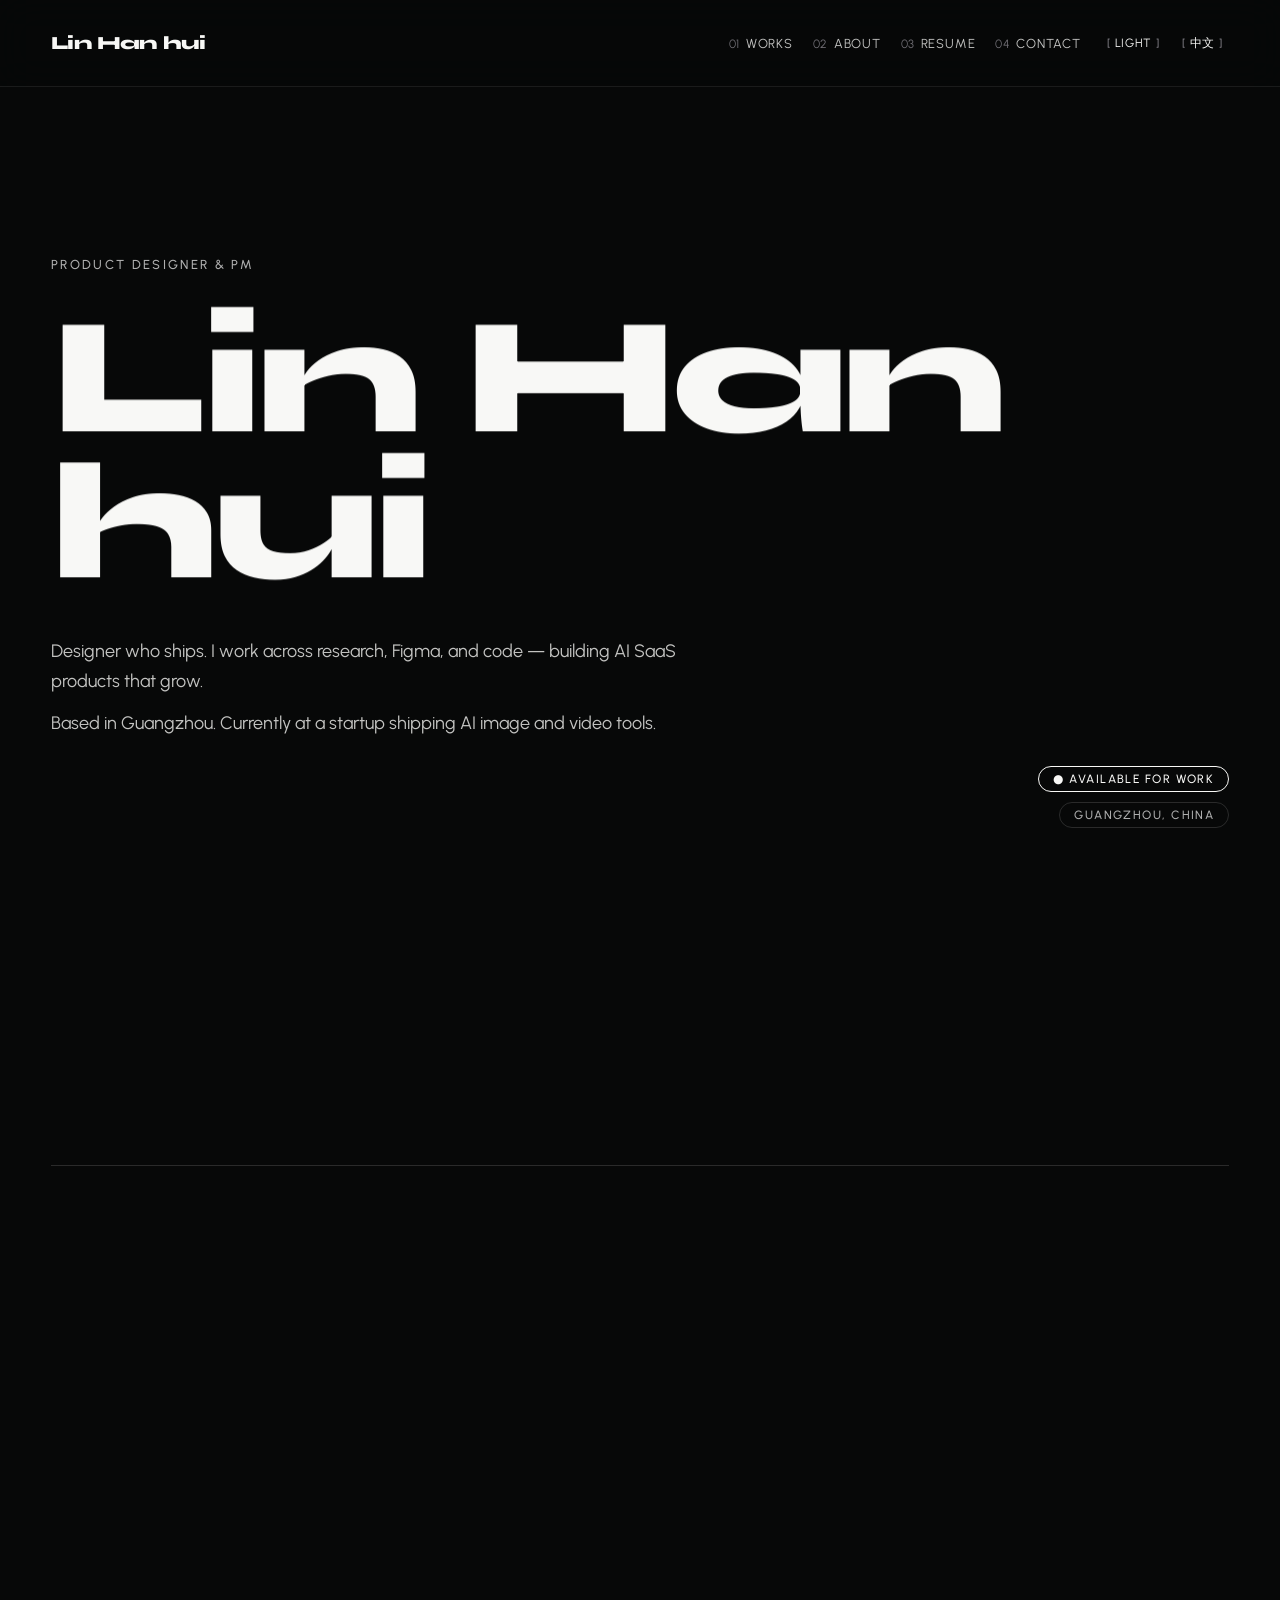
<file: index.html>
<!doctype html>
<html lang="en" data-theme="dark">
  <head>
    <meta charset="UTF-8" />
    <meta name="viewport" content="width=device-width, initial-scale=1.0" />
    <title>Lin Han hui — Product Designer & PM</title>
    <script>
      document.documentElement.dataset.theme = localStorage.getItem("theme") || "dark";
    </script>
    <link rel="preconnect" href="https://fonts.googleapis.com" />
    <link rel="preconnect" href="https://fonts.gstatic.com" crossorigin />
    <link
      href="https://fonts.googleapis.com/css2?family=Space+Grotesk:wght@500;600;700&family=Syne:wght@700;800&family=Urbanist:wght@400;500;600;700&display=block"
      rel="stylesheet"
    />
    <link rel="stylesheet" href="./css/styles.css" />
  </head>
  <body>
    <div class="loader" id="loader" aria-label="Portfolio loading">
      <div class="loader-mark" aria-label="Lin Han hui">
        <span class="loader-word loader-word--base" aria-hidden="true">Lin Han hui</span>
        <span class="loader-word loader-word--progress" aria-hidden="true">Lin Han hui</span>
      </div>
      <p class="loader-line">Product Designer ｜ UX/UI Designer ｜ Vibe Coder</p>
      <p class="loader-count" id="loaderCount">00</p>
    </div>

    <main class="site-shell" id="app">

      <header class="topbar" aria-label="Site navigation">
        <a class="brand" href="#home" aria-label="Lin Han hui home">
          <span class="brand-text">Lin Han hui</span>
        </a>
        <button class="nav-menu-toggle" type="button" aria-expanded="false" aria-controls="siteNav" aria-label="Open navigation">
          <span>MENU</span>
          <i aria-hidden="true"></i>
        </button>
        <nav class="nav-links" id="siteNav">
          <a href="#works" data-nav-index="01" data-i18n="nav-works">Works</a>
          <a href="#about" data-nav-index="02" data-i18n="nav-about">About</a>
          <a href="./resume.html" data-nav-index="03" data-i18n="nav-resume">Resume</a>
          <a href="#contact" data-nav-index="04" data-i18n="nav-contact">Contact</a>
          <button class="theme-toggle" id="themeToggle" aria-label="Toggle theme">
            <span class="theme-label">LIGHT</span>
          </button>
          <button class="lang-toggle" id="langToggle" aria-label="Switch language">
            <span class="lang-text">中文</span>
          </button>
        </nav>
      </header>

      <!-- SECTION 1: Hero About -->
      <section class="hero-about reveal-section" id="home" data-reveal="soft">
        <p class="hero-kicker reveal-content" data-i18n="hero-kicker">PRODUCT DESIGNER & PM</p>
        <h1 class="hero-name blind-title"><span>Lin Han hui</span></h1>
        <p class="hero-intro reveal-content" data-i18n="about-intro-1">Designer who ships. I work across research, Figma, and code — building AI SaaS products that grow.</p>
        <p class="hero-intro reveal-content" data-i18n="about-intro-2">Based in Guangzhou. Currently at a startup shipping AI image and video tools.</p>
        <div class="hero-tags reveal-content">
          <span class="hero-tag hero-tag--available" data-i18n="tag-available">● AVAILABLE FOR WORK</span>
          <span class="hero-tag" data-i18n="tag-location">GUANGZHOU, CHINA</span>
        </div>
      </section>

      <!-- SECTION 2: Works -->
      <section class="work-stage work-stage--featured reveal-section" id="works" aria-label="Selected project" data-reveal="mask">
        <div class="work-heading">
          <p class="section-kicker reveal-content" data-i18n="section-projects">Selected Projects</p>
          <h2 class="blind-title"><span data-i18n="work-title">Work</span></h2>
        </div>
        <article class="featured-case reveal-content" id="preview" aria-live="polite">
          <div class="featured-case-copy">
            <p id="previewMeta" class="featured-meta">2026 · AI SaaS · Product Strategy / UXUI / Growth</p>
            <h2 id="previewTitle" class="blind-title"><span>aitryon.art Product Experience Redesign</span></h2>
            <p id="previewText" data-i18n="featured-summary">
              Reframed AI try-on into an image and video creation platform, linking generation entry, SEO structure, and measurable growth.
            </p>
            <div class="featured-metrics" aria-label="Featured case results">
              <span><strong>+83.3%</strong><small data-i18n="featured-metric-1">visit duration</small></span>
              <span><strong>+40%</strong><small data-i18n="featured-metric-2">subscription conversion</small></span>
              <span><strong>2.4x</strong><small data-i18n="featured-metric-3">monthly net profit</small></span>
            </div>
            <div class="featured-focus-list" aria-label="Case study focus areas">
              <span data-i18n="featured-focus-1">Product Narrative</span>
              <span data-i18n="featured-focus-2">Generation Entry</span>
              <span data-i18n="featured-focus-3">SEO Path</span>
              <span data-i18n="featured-focus-4">Studio Next</span>
            </div>
          </div>
          <a class="preview-media featured-cover" id="previewLink" href="./case-study-aitryon.html" aria-label="View aitryon.art Product Experience Redesign case study">
            <img id="previewImage" src="./assets/cases/aitryon/aitryon-macbook-cover.webp" alt="aitryon.art redesign featured cover" />
            <span class="preview-cta" data-i18n="preview-cta">View full case study ↗</span>
          </a>
        </article>

        <article class="featured-case reveal-content">
          <div class="featured-case-copy">
            <p class="featured-meta" data-i18n="skill-card-meta">2026 · AI 工作流 · 产品运营 / SEO / 自动化</p>
            <h2 class="blind-title featured-title--dense-zh"><span data-i18n="skill-card-title">四个本地 AI skills，处理四类重复生产任务</span></h2>
            <p data-i18n="skill-card-summary">
              把 SEO JSON 文案、Flaq README、cover/carousel 提示词和素材整理拆开，每类任务用自己的规则。
            </p>
            <div class="featured-metrics" aria-label="Featured case results">
              <span><strong>4</strong><small data-i18n="skill-card-metric-1">生产型 skills</small></span>
              <span><strong>156</strong><small data-i18n="skill-card-metric-2">memory 索引页面</small></span>
              <span><strong>5</strong><small data-i18n="skill-card-metric-3">工作流层级</small></span>
            </div>
            <div class="featured-focus-list" aria-label="Case study focus areas">
              <span data-i18n="skill-card-focus-1">Skill 设计</span>
              <span data-i18n="skill-card-focus-2">内容运营</span>
              <span data-i18n="skill-card-focus-3">本地记忆</span>
              <span data-i18n="skill-card-focus-4">校验机制</span>
            </div>
          </div>
          <a class="preview-media featured-cover" href="./case-study-ai-skill-system.html" aria-label="View AI Skill System case study">
            <img src="./assets/cases/ai-skill-system/ai-skill-system-macbook-cover.webp" alt="AI skill system case study cover" />
            <span class="preview-cta" data-i18n="preview-cta">View full case study ↗</span>
          </a>
        </article>

        <article class="featured-case reveal-content">
          <div class="featured-case-copy">
            <p class="featured-meta" data-i18n="portfolio-card-meta">2026 · 作品集 · 产品定位 / UXUI / Memory System</p>
            <h2 class="blind-title featured-title--dense-zh"><span data-i18n="portfolio-card-title">把作品集网站设计成一个持续生长的产品系统</span></h2>
            <p data-i18n="portfolio-card-summary">
              将这个作品集设计成一个持续生长的产品叙事：包含暗色 editorial 界面、可复用案例结构、双语文案层和持续记忆系统。
            </p>
            <div class="featured-metrics" aria-label="Featured case results">
              <span><strong>3</strong><small data-i18n="portfolio-card-metric-1">核心页面</small></span>
              <span><strong>8</strong><small data-i18n="portfolio-card-metric-2">案例结构段落</small></span>
              <span><strong>5</strong><small data-i18n="portfolio-card-metric-3">memory 文件</small></span>
            </div>
            <div class="featured-focus-list" aria-label="Case study focus areas">
              <span data-i18n="portfolio-card-focus-1">定位</span>
              <span data-i18n="portfolio-card-focus-2">视觉系统</span>
              <span data-i18n="portfolio-card-focus-3">案例结构</span>
              <span data-i18n="portfolio-card-focus-4">记忆系统</span>
            </div>
          </div>
          <a class="preview-media featured-cover" href="./case-study-portfolio-system.html" aria-label="View Portfolio System Design case study">
            <img src="./assets/cases/portfolio-system/portfolio-system-cover-v3.webp" alt="Portfolio system design case study cover" />
            <span class="preview-cta" data-i18n="preview-cta">View full case study ↗</span>
          </a>
        </article>
      </section>

      <!-- SECTION 3: About Me -->
      <section class="about-panel reveal-section" id="about" data-reveal="lift">
        <p class="section-kicker reveal-content" data-i18n="about-kicker">My Story</p>
        <h2 class="blind-title"><span data-i18n="about-title">About</span></h2>
        <div class="about-content reveal-content">
          <div class="about-copy">
            <p><span class="about-lead" data-i18n="about-story-1-lead">I work where product, design, and growth meet.</span> <span data-i18n="about-story-1-rest">My background started in industrial design and UI, then moved into C-end AI SaaS products, where I now handle product planning, UX/UI, SEO content, testing, and data review.</span></p>
            <p><span class="about-lead" data-i18n="about-story-2-lead">I like turning vague AI capabilities into usable workflows.</span> <span data-i18n="about-story-2-rest">From research and competitor mapping to Figma, copy, handoff, and low-code collaboration, I care about whether the idea can actually ship.</span></p>
            <p><span class="about-lead" data-i18n="about-story-3-lead">My current focus is AI and growth.</span> <span data-i18n="about-story-3-rest">I have worked on AI image, virtual try-on, 3D, video, and music creation products, using content systems and product iteration to connect traffic with conversion.</span></p>
          </div>
          <aside class="about-timeline" aria-label="Experience">
            <p class="about-timeline-kicker" data-i18n="about-experience">Experience</p>
            <div class="about-role">
              <div>
                <strong data-i18n="about-role-1-company">Guangzhou 6677 Technology</strong>
                <span data-i18n="about-role-1-title">Product Manager · AI SaaS</span>
              </div>
              <time>2025 - Now</time>
            </div>
            <div class="about-role">
              <div>
                <strong>SIANEXX PTE. LTD</strong>
                <span data-i18n="about-role-2-title">UI Designer</span>
              </div>
              <time>2024 - 2025</time>
            </div>
            <div class="about-role">
              <div>
                <strong data-i18n="about-role-3-company">Jiangsu Lidu Technology</strong>
                <span data-i18n="about-role-3-title">UI Designer</span>
              </div>
              <time>2024</time>
            </div>
            <div class="about-role">
              <div>
                <strong data-i18n="about-role-4-company">Nanjing Institute of Technology Design Studio</strong>
                <span data-i18n="about-role-4-title">Intern Designer</span>
              </div>
              <time>2022 - 2023</time>
            </div>
            <a class="about-resume" href="./resume.html" data-i18n="about-resume">查看全部履历</a>
          </aside>
        </div>
      </section>

      <!-- SECTION 4: Contact Footer -->
      <section class="contact-footer reveal-section" id="contact" data-reveal="lift">
        <p class="contact-kicker reveal-content" data-i18n="contact-kicker">GET IN TOUCH</p>
        <a class="contact-headline blind-title" href="mailto:15895838711@163.com">
          <span class="title-mask">
            <span class="contact-line1" data-i18n="contact-line-1">Say hi!</span>
          </span>
          <span class="title-mask contact-title-secondary">
            <span class="contact-line2" data-i18n="contact-line-2">Let's talk</span>
          </span>
        </a>
        <div class="contact-bottom reveal-content">
          <div class="contact-info">
            <p>15895838711@163.com</p>
            <p data-i18n="contact-location">Guangzhou, China</p>
          </div>
          <p class="contact-copy" data-i18n="contact-copy">© 2026 Lin Han hui · Product Designer & PM</p>
        </div>
      </section>

    </main>

    <script src="./js/script.js"></script>
  </body>
</html>
</file>
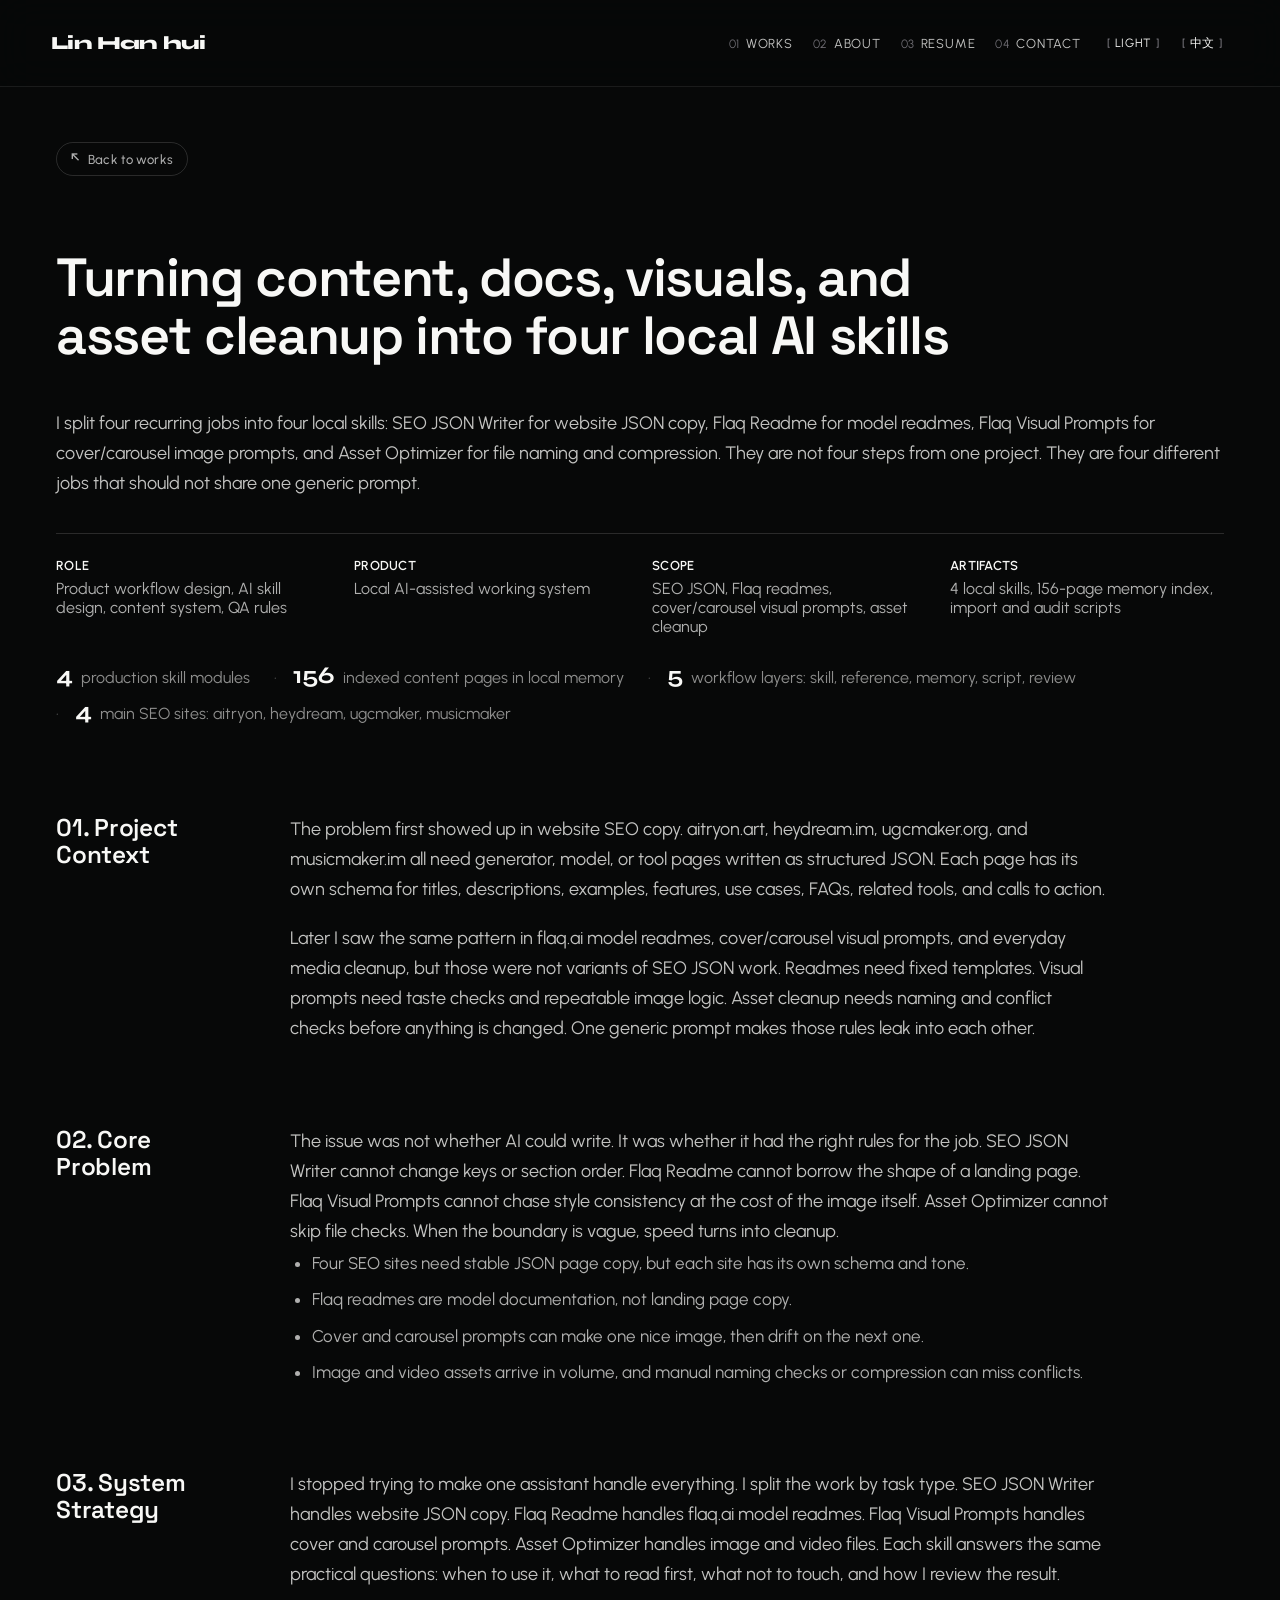
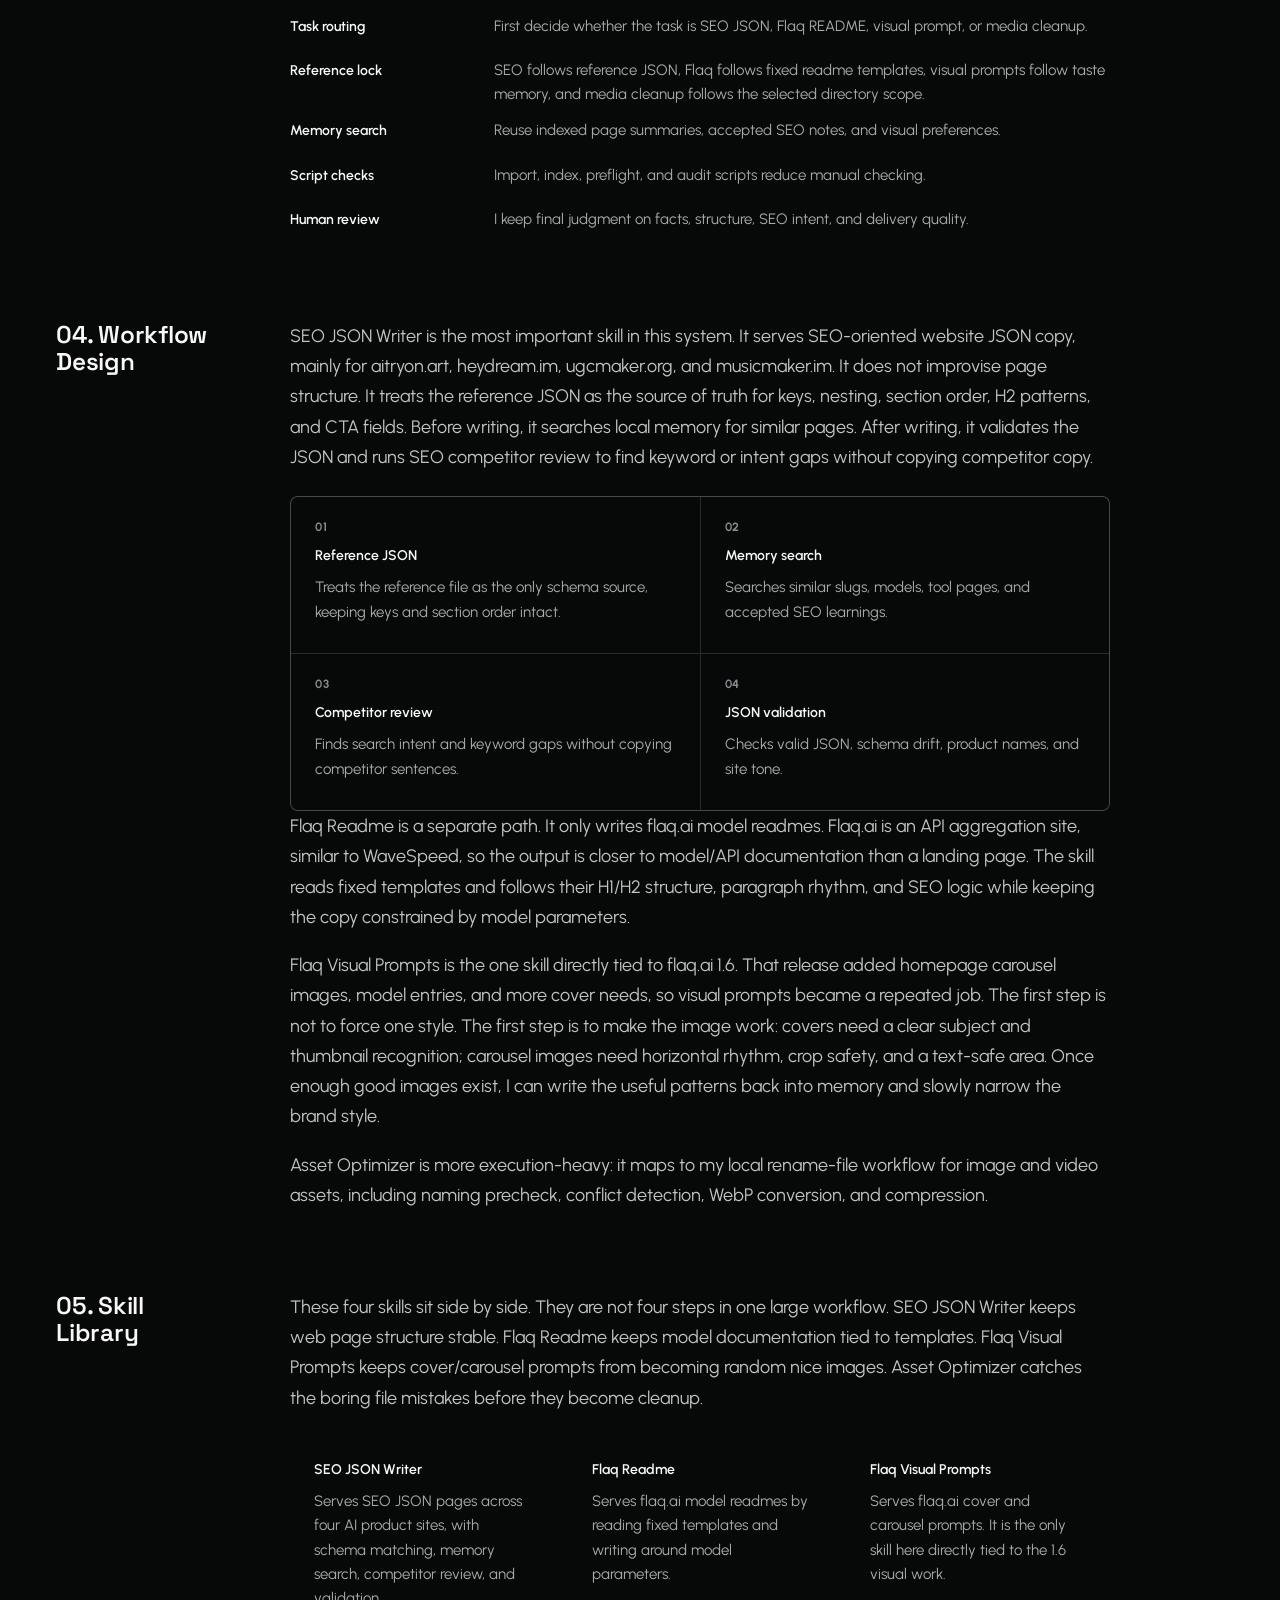
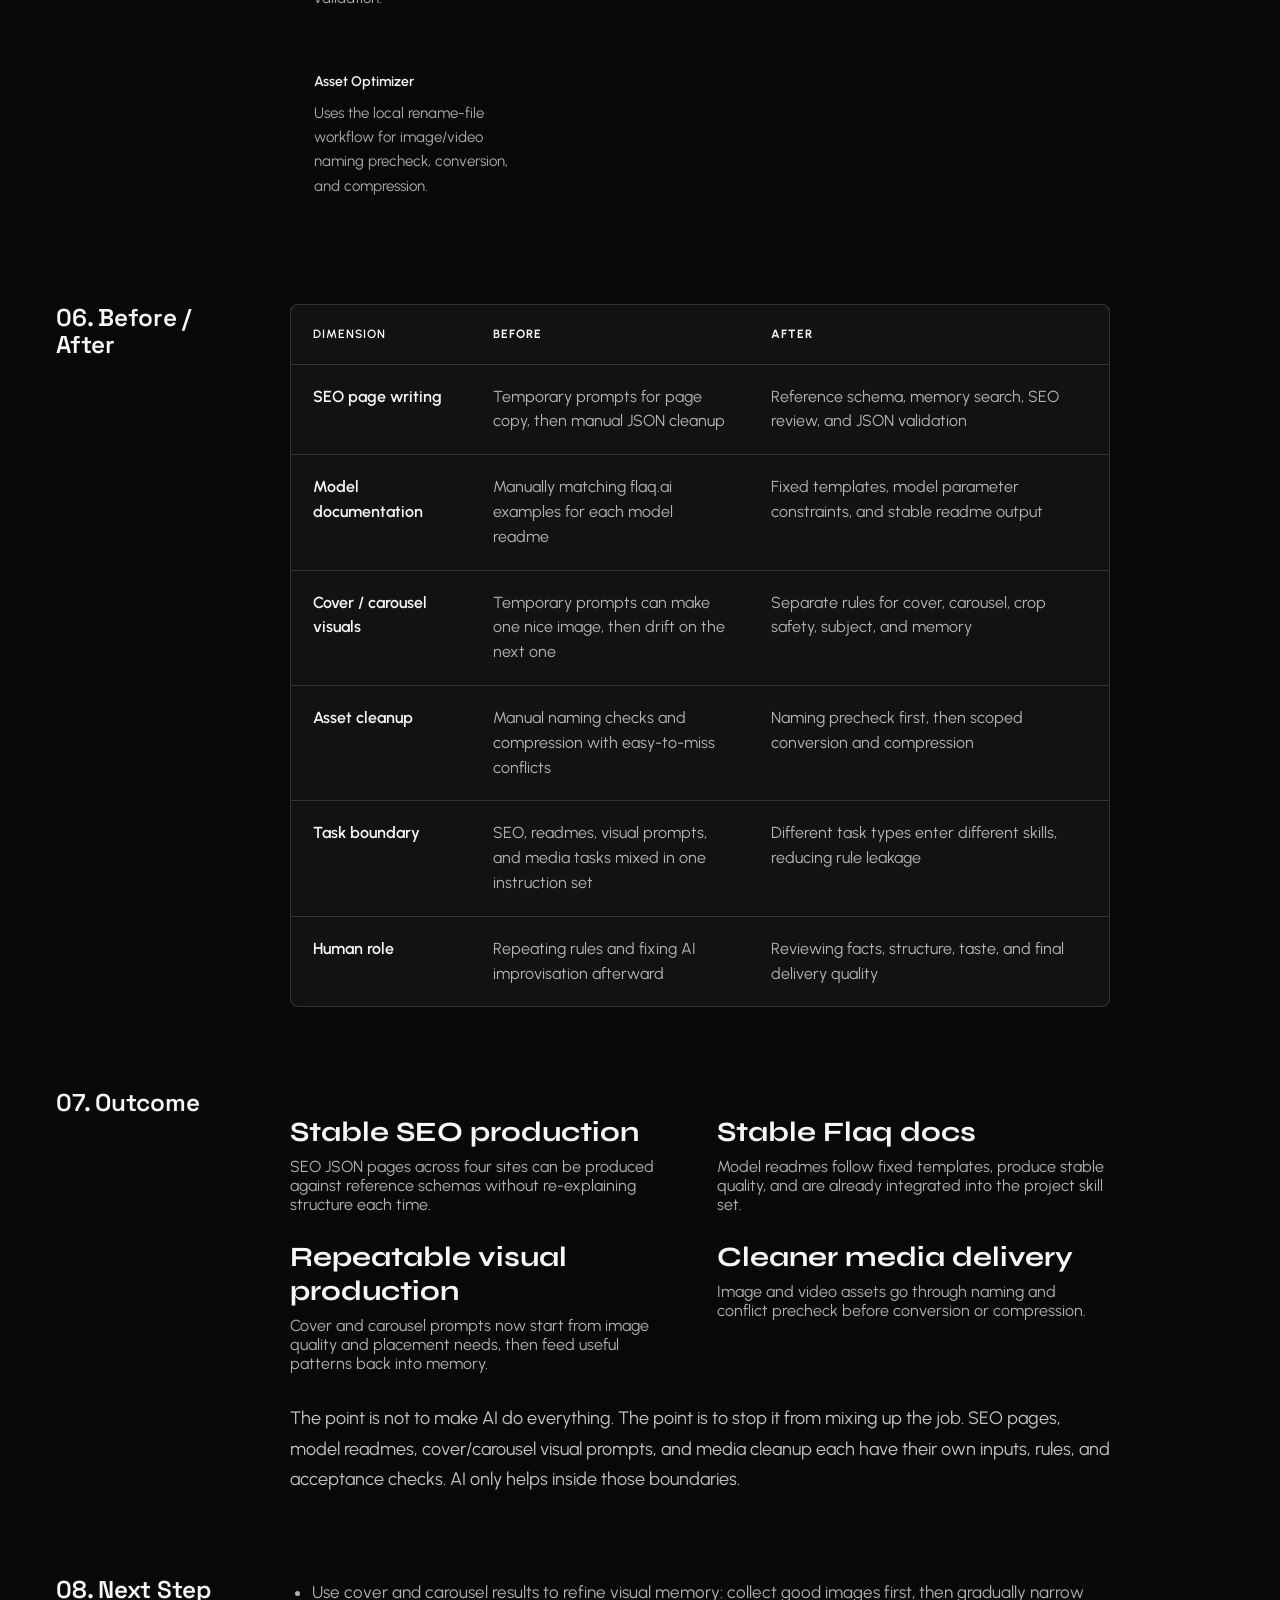
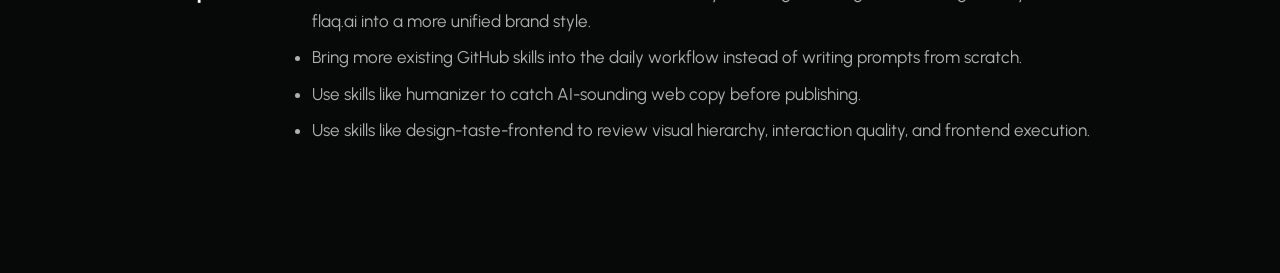
<file: case-study-ai-skill-system.html>
<!doctype html>
<html lang="en" data-theme="dark">
  <head>
    <meta charset="UTF-8" />
    <meta name="viewport" content="width=device-width, initial-scale=1.0" />
    <title>AI Skill System · Lin Han hui</title>
    <script>
      document.documentElement.dataset.theme = localStorage.getItem("theme") || "dark";
    </script>
    <link rel="preconnect" href="https://fonts.googleapis.com" />
    <link rel="preconnect" href="https://fonts.gstatic.com" crossorigin />
    <link
      href="https://fonts.googleapis.com/css2?family=Space+Grotesk:wght@500;600;700&family=Syne:wght@700;800&family=Urbanist:wght@400;500;600;700&display=block"
      rel="stylesheet"
    />
    <link rel="stylesheet" href="./css/styles.css" />
  </head>
  <body class="case-page">
    <header class="topbar case-topbar" aria-label="Site navigation">
      <a class="brand case-logo" href="./index.html" aria-label="Back to home">
        <span class="brand-text">Lin Han hui</span>
      </a>
      <button class="nav-menu-toggle" type="button" aria-expanded="false" aria-controls="siteNav" aria-label="Open navigation">
        <span>MENU</span>
        <i aria-hidden="true"></i>
      </button>
      <nav class="nav-links case-links" id="siteNav">
        <a href="./index.html#works" data-nav-index="01" data-i18n="nav-works">Works</a>
        <a href="./index.html#about" data-nav-index="02" data-i18n="nav-about">About</a>
        <a href="./resume.html" data-nav-index="03" data-i18n="nav-resume">Resume</a>
        <a href="mailto:15895838711@163.com" data-nav-index="04" data-i18n="nav-contact">Contact</a>
        <button class="theme-toggle" id="themeToggle" aria-label="Toggle theme">
          <span class="theme-label">LIGHT</span>
        </button>
        <button class="lang-toggle" id="langToggle" aria-label="Switch language">
          <span class="lang-text">中文</span>
        </button>
      </nav>
    </header>

    <main>
      <section class="detail-hero" id="overview">
        <a class="back-link" href="./index.html" data-i18n="cs-back">Back to works</a>
        <h1 data-i18n="skill-title">把内容、文档、视觉和素材整理，拆成四个本地 AI Skills</h1>
        <p class="detail-intro" data-i18n="skill-intro">
          我把四类重复任务拆成四个本地 skills：SEO JSON Writer 写网页 JSON 文案，Flaq Readme 写模型 README，Flaq Visual Prompts 写 cover/carousel 视觉 prompt，Asset Optimizer 处理素材命名和压缩。它们不是同一个项目里的四个步骤，而是四种不同工作，不能混在一个通用 prompt 里。
        </p>
        <div class="detail-meta">
          <div><strong data-i18n="cs-meta-role-label">Role</strong><span data-i18n="skill-meta-role">产品工作流设计、AI Skill 设计、内容系统、质量规则</span></div>
          <div><strong data-i18n="cs-meta-product-label">Product</strong><span data-i18n="skill-meta-product">本地 AI 辅助工作系统</span></div>
          <div><strong data-i18n="cs-meta-scope-label">Scope</strong><span data-i18n="skill-meta-scope">SEO JSON、Flaq README、cover/carousel 视觉 prompt、素材整理</span></div>
          <div><strong data-i18n="case-artifacts-label">产物</strong><span data-i18n="skill-meta-artifacts">4 个本地 skills、156 页 memory 索引、导入与 audit 脚本</span></div>
        </div>
        <div class="metric-strip" aria-label="Project proof points">
          <div><strong>4</strong><span data-i18n="skill-metric-1">生产型 skill 模块</span></div>
          <div><strong>156</strong><span data-i18n="skill-metric-2">本地 memory 索引内容页</span></div>
          <div><strong>5</strong><span data-i18n="skill-metric-3">工作流层级：skill、参考、memory、脚本、审核</span></div>
          <div><strong>4</strong><span data-i18n="skill-metric-4">主要 SEO 站点：aitryon、heydream、ugcmaker、musicmaker</span></div>
        </div>
      </section>

      <section class="detail-section" id="context">
        <h2 data-i18n="skill-h2-context">01. 项目背景</h2>
        <p data-i18n="skill-context-p1">
          这个问题最先出现在网页 SEO 文案里。aitryon.art、heydream.im、ugcmaker.org 和 musicmaker.im 都有大量生成器、模型页或工具页；每个页面都要按固定 JSON schema 写标题、描述、示例、功能、使用场景、FAQ 和 CTA。
        </p>
        <p data-i18n="skill-context-p2">
          后来我发现 flaq.ai 的模型 README、cover/carousel 视觉 prompt 和日常素材整理也有类似问题，但它们不是 SEO JSON 的变体。README 要跟固定模板，视觉 prompt 要先判断图片是否好看、能不能复制，素材处理要先检查命名和冲突。放进同一个 prompt，只会互相污染。
        </p>
      </section>

      <section class="detail-section" id="problem">
        <h2 data-i18n="skill-h2-problem">02. 核心问题</h2>
        <p data-i18n="skill-problem-p">
          问题不是 AI 会不会写，而是它有没有被放进对的规则里。SEO JSON Writer 不能乱改 key 和 section 顺序；Flaq Readme 不能套网页 SEO 的结构；Flaq Visual Prompts 不能为了统一风格牺牲单张图；Asset Optimizer 不能跳过文件预检。边界一模糊，后面就全是返工。
        </p>
        <ul>
          <li data-i18n="skill-problem-li-1">四个 SEO 站点需要稳定 JSON 页面文案，但每个站点都有自己的 schema 和语气。</li>
          <li data-i18n="skill-problem-li-2">Flaq README 属于模型文档，不应该套用网页落地页的写法。</li>
          <li data-i18n="skill-problem-li-3">Cover 和 carousel 临时写 prompt 时，可能这张好看，下一张就跑偏。</li>
          <li data-i18n="skill-problem-li-4">图片和视频素材数量多，人工命名检查、压缩和转换很容易漏掉冲突。</li>
        </ul>
      </section>

      <section class="detail-section" id="strategy">
        <h2 data-i18n="skill-h2-strategy">03. 系统策略</h2>
        <p data-i18n="skill-strategy-p">
          我的做法很简单：按任务拆，不做万能助手。SEO JSON Writer 管网页 JSON 文案，Flaq Readme 管 flaq.ai 模型 README，Flaq Visual Prompts 管 cover 和 carousel 的视觉 prompt，Asset Optimizer 管图片和视频素材。每个 skill 只回答一件事：什么时候用，先看什么，哪些地方不能乱动，最后怎么验收。
        </p>
        <div class="strategy-list">
          <div><strong data-i18n="skill-strategy-1-title">任务分流</strong><span data-i18n="skill-strategy-1-text">先判断是 SEO JSON、Flaq README、视觉 prompt，还是素材处理。</span></div>
          <div><strong data-i18n="skill-strategy-2-title">参考锁定</strong><span data-i18n="skill-strategy-2-text">SEO 跟参考 JSON，Flaq 跟固定 README 模板，视觉 prompt 跟审美 memory，素材处理跟目录范围。</span></div>
          <div><strong data-i18n="skill-strategy-3-title">Memory 检索</strong><span data-i18n="skill-strategy-3-text">复用历史页面摘要、已采纳 SEO 经验和视觉偏好。</span></div>
          <div><strong data-i18n="skill-strategy-4-title">脚本校验</strong><span data-i18n="skill-strategy-4-text">用导入、索引、预检和 audit 脚本减少手动检查。</span></div>
          <div><strong data-i18n="skill-strategy-5-title">人工审核</strong><span data-i18n="skill-strategy-5-text">我保留最终判断：事实、结构、SEO 意图和交付质量。</span></div>
        </div>
      </section>

      <section class="detail-section" id="workflow">
        <h2 data-i18n="skill-h2-workflow">04. 工作流设计</h2>
        <p data-i18n="skill-workflow-p1">
          SEO JSON Writer 是这套系统里最重要的 skill。它服务的是网页 SEO JSON 文案，主要用在 aitryon.art、heydream.im、ugcmaker.org 和 musicmaker.im。它不会自由发挥页面结构，而是先把参考 JSON 当成唯一结构来源，保留 key 名、嵌套、section 顺序、H2 模式和 CTA 字段。写作前会检索本地 memory，写完后再做 JSON 校验和 SEO 竞品 review，用来补关键词和搜索意图，但不复制竞品。
        </p>
        <div class="system-grid">
          <div><strong data-i18n="skill-workflow-1-title">参考 JSON</strong><span data-i18n="skill-workflow-1-text">把参考文件作为唯一 schema 来源，不改 key 和 section 顺序。</span></div>
          <div><strong data-i18n="skill-workflow-2-title">Memory 检索</strong><span data-i18n="skill-workflow-2-text">查找相似 slug、模型、工具页和历史 SEO 经验。</span></div>
          <div><strong data-i18n="skill-workflow-3-title">竞品 Review</strong><span data-i18n="skill-workflow-3-text">补足搜索意图和关键词簇，但不复制竞品句子。</span></div>
          <div><strong data-i18n="skill-workflow-4-title">JSON 校验</strong><span data-i18n="skill-workflow-4-text">检查合法 JSON、schema 漂移、产品名和站点语气。</span></div>
        </div>
        <p data-i18n="skill-workflow-p2">
          Flaq Readme 是另一条完全不同的线。它只服务 flaq.ai 的模型 README 写作，flaq.ai 是类似 WaveSpeed 的 API 聚合站，所以 README 更像模型/API 文档，而不是网页落地页。这个 skill 会读取固定模板，跟随模板的 H1、H2、段落节奏和 SEO 逻辑，同时根据模型参数约束文案。
        </p>
        <p data-i18n="skill-workflow-p3">
          Flaq Visual Prompts 和 flaq.ai 1.6 的关系最直接。1.6 增加了首页 carousel、模型入口和更多 cover 需求，视觉图开始变成高频交付物。这个 skill 的第一步不是统一风格，而是先让图过关：cover 要有主体和缩略图识别度，carousel 要有横向节奏、裁切安全和文字安全区。好图多了以后，再把有效经验写进 memory，慢慢收敛成更稳定的品牌风格。
        </p>
        <p data-i18n="skill-workflow-p4">
          Asset Optimizer 则更偏执行：它对应本地 rename-file 工作流，用来给图片和视频素材做命名预检、冲突检查、WebP 转换和压缩。
        </p>
      </section>

      <section class="detail-section" id="library">
        <h2 data-i18n="skill-h2-library">05. Skill 库</h2>
        <p data-i18n="skill-library-p">
          这四个 skills 是并列的，不是一个大流程里的四步。SEO JSON Writer 解决网页结构稳定，Flaq Readme 解决模型文档模板，Flaq Visual Prompts 解决 cover/carousel 的审美和复用，Asset Optimizer 解决文件处理里的低级错误。
        </p>
        <div class="insight-grid">
          <div><strong>SEO JSON Writer</strong><span data-i18n="skill-library-1-text">服务四个 AI 产品站点的 SEO JSON 页面，负责 schema 保真、memory 检索、竞品 review 和结构校验。</span></div>
          <div><strong>Flaq Readme</strong><span data-i18n="skill-library-2-text">服务 flaq.ai 模型 README，读取固定模板并根据模型参数写稳定文档。</span></div>
          <div><strong>Flaq Visual Prompts</strong><span data-i18n="skill-library-3-text">服务 flaq.ai cover 和 carousel。它是这里唯一直接跟 1.6 视觉工作有关的 skill。</span></div>
          <div><strong>Asset Optimizer</strong><span data-i18n="skill-library-4-text">基于本地 rename-file 工作流，处理图片和视频素材的命名预检、转换和压缩。</span></div>
        </div>
      </section>

      <section class="detail-section" id="compare">
        <h2 data-i18n="skill-h2-compare">06. 前后对比</h2>
        <div class="comparison-table">
          <table>
            <thead>
              <tr>
                <th data-i18n="cs-th-1">Dimension</th>
                <th data-i18n="cs-th-2">Before</th>
                <th data-i18n="cs-th-3">After</th>
              </tr>
            </thead>
            <tbody>
              <tr>
                <td data-i18n="skill-table-1-1">SEO 页面写作</td>
                <td data-i18n="skill-table-1-2">临时 prompt 写页面，后面再人工改 JSON 结构</td>
                <td data-i18n="skill-table-1-3">参考 schema + memory + SEO review + JSON 校验</td>
              </tr>
              <tr>
                <td data-i18n="skill-table-2-1">模型文档</td>
                <td data-i18n="skill-table-2-2">手动对照 flaq.ai 模板写模型 README</td>
                <td data-i18n="skill-table-2-3">固定模板 + 模型参数约束 + 稳定 README 输出</td>
              </tr>
              <tr>
                <td data-i18n="skill-table-3-1">Cover / carousel 视觉</td>
                <td data-i18n="skill-table-3-2">临时写 prompt，这张可能好看，下一张容易跑偏</td>
                <td data-i18n="skill-table-3-3">按 cover / carousel、裁切、安全区、主体和 memory 来写</td>
              </tr>
              <tr>
                <td data-i18n="skill-table-4-1">资产整理</td>
                <td data-i18n="skill-table-4-2">手动检查命名、压缩图片视频，容易漏冲突</td>
                <td data-i18n="skill-table-4-3">先命名预检，再按确认范围转换和压缩</td>
              </tr>
              <tr>
                <td data-i18n="skill-table-5-1">任务边界</td>
                <td data-i18n="skill-table-5-2">SEO、README、视觉 prompt、素材处理混在同一套要求里</td>
                <td data-i18n="skill-table-5-3">按任务类型进入不同 skill，减少规则串台</td>
              </tr>
              <tr>
                <td data-i18n="skill-table-6-1">人的角色</td>
                <td data-i18n="skill-table-6-2">重复解释规则，并修正 AI 自由发挥后的偏差</td>
                <td data-i18n="skill-table-6-3">集中审核事实、结构、审美判断和最终交付质量</td>
              </tr>
            </tbody>
          </table>
        </div>
      </section>

      <section class="detail-section" id="outcome">
        <h2 data-i18n="skill-h2-outcome">07. 结果</h2>
        <div class="detail-outcomes">
          <div><strong data-i18n="skill-outcome-1-title">SEO 生产更稳</strong><span data-i18n="skill-outcome-1-text">四个站点的 SEO JSON 页面可以按参考 schema 生产，不再每次重讲结构。</span></div>
          <div><strong data-i18n="skill-outcome-2-title">Flaq 文档稳定</strong><span data-i18n="skill-outcome-2-text">模型 README 能跟固定模板走，产出质量稳定，已经整合到项目 skill 中。</span></div>
          <div><strong data-i18n="skill-outcome-3-title">视觉生产可复制</strong><span data-i18n="skill-outcome-3-text">Cover 和 carousel 先看图能不能用，再把有效经验写回 memory。</span></div>
          <div><strong data-i18n="skill-outcome-4-title">素材处理更省心</strong><span data-i18n="skill-outcome-4-text">图片和视频素材先预检命名和冲突，再做转换压缩，减少手动漏项。</span></div>
        </div>
        <p data-i18n="skill-outcome-p">
          这套 skill 的价值不在于让 AI “什么都做”，而是让它少混淆任务。SEO 页面、模型 README、cover/carousel 视觉 prompt 和素材整理各有自己的输入、规则和验收方式，AI 只在这些边界里工作。
        </p>
      </section>

      <section class="detail-section" id="next">
        <h2 data-i18n="skill-h2-next">08. 下一步</h2>
        <ul>
          <li data-i18n="skill-next-li-1">继续用 cover 和 carousel 的生成结果反推视觉 memory，先积累好图，再逐步统一 flaq.ai 的品牌视觉风格。</li>
          <li data-i18n="skill-next-li-2">把更多 GitHub 里的现成 skills 纳入日常流程，而不是每次从零写 prompt。</li>
          <li data-i18n="skill-next-li-3">用 humanizer 这类 skill 检查网页文案里的 AI 痕迹。</li>
          <li data-i18n="skill-next-li-4">用 design-taste-frontend 这类 skill 辅助检查页面视觉、交互和前端实现质量。</li>
        </ul>
      </section>

    </main>

    <nav class="case-rail" aria-label="Case study sections">
      <a class="is-active" href="#context" data-section="context" aria-current="true"><span>01</span><strong data-i18n="cs-nav-context">Context</strong></a>
      <a href="#problem" data-section="problem"><span>02</span><strong data-i18n="cs-nav-problem">Problem</strong></a>
      <a href="#strategy" data-section="strategy"><span>03</span><strong data-i18n="cs-nav-strategy">Strategy</strong></a>
      <a href="#workflow" data-section="workflow"><span>04</span><strong data-i18n="skill-nav-workflow">工作流</strong></a>
      <a href="#library" data-section="library"><span>05</span><strong data-i18n="skill-nav-library">Skill 库</strong></a>
      <a href="#compare" data-section="compare"><span>06</span><strong data-i18n="cs-nav-compare">Compare</strong></a>
      <a href="#outcome" data-section="outcome"><span>07</span><strong data-i18n="cs-nav-outcome">Outcome</strong></a>
      <a href="#next" data-section="next"><span>08</span><strong data-i18n="cs-nav-next">Next</strong></a>
    </nav>
    <script src="./js/script.js"></script>
    <script src="./js/case-study.js"></script>
  </body>
</html>
</file>
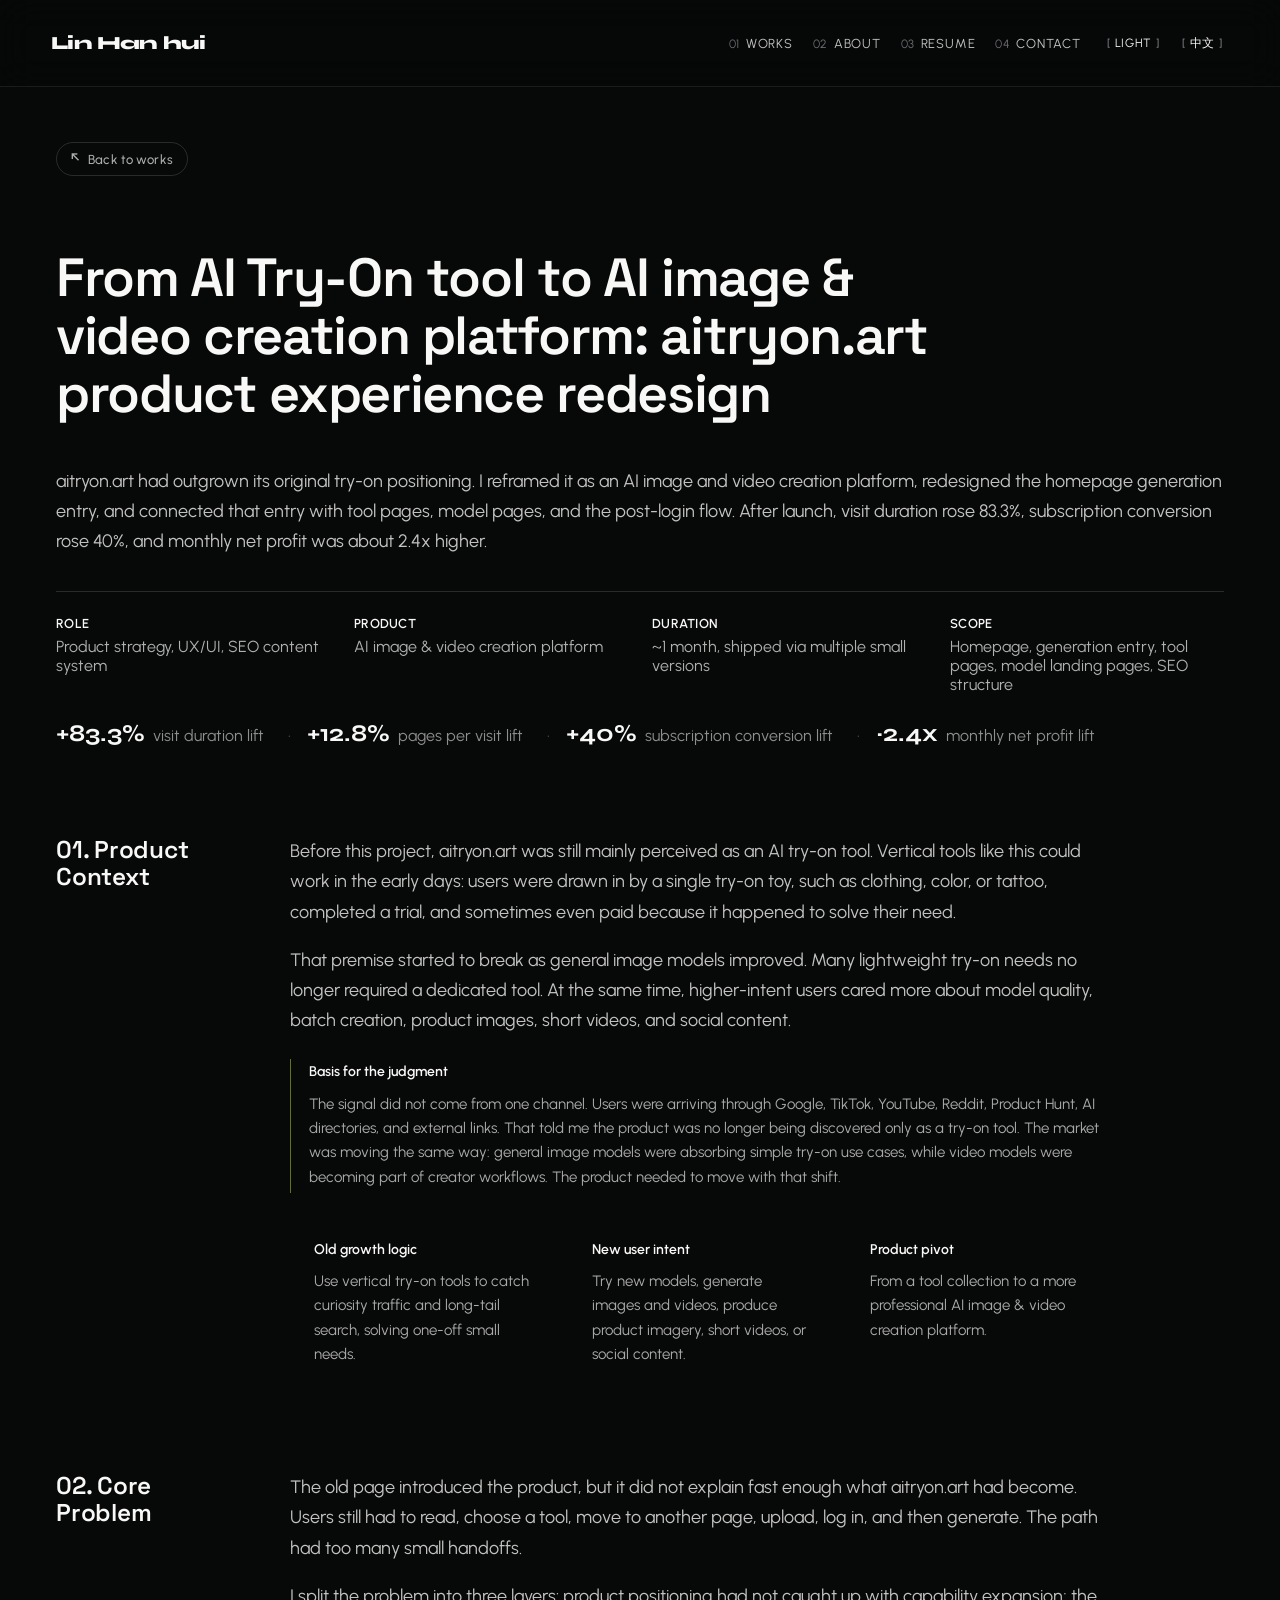
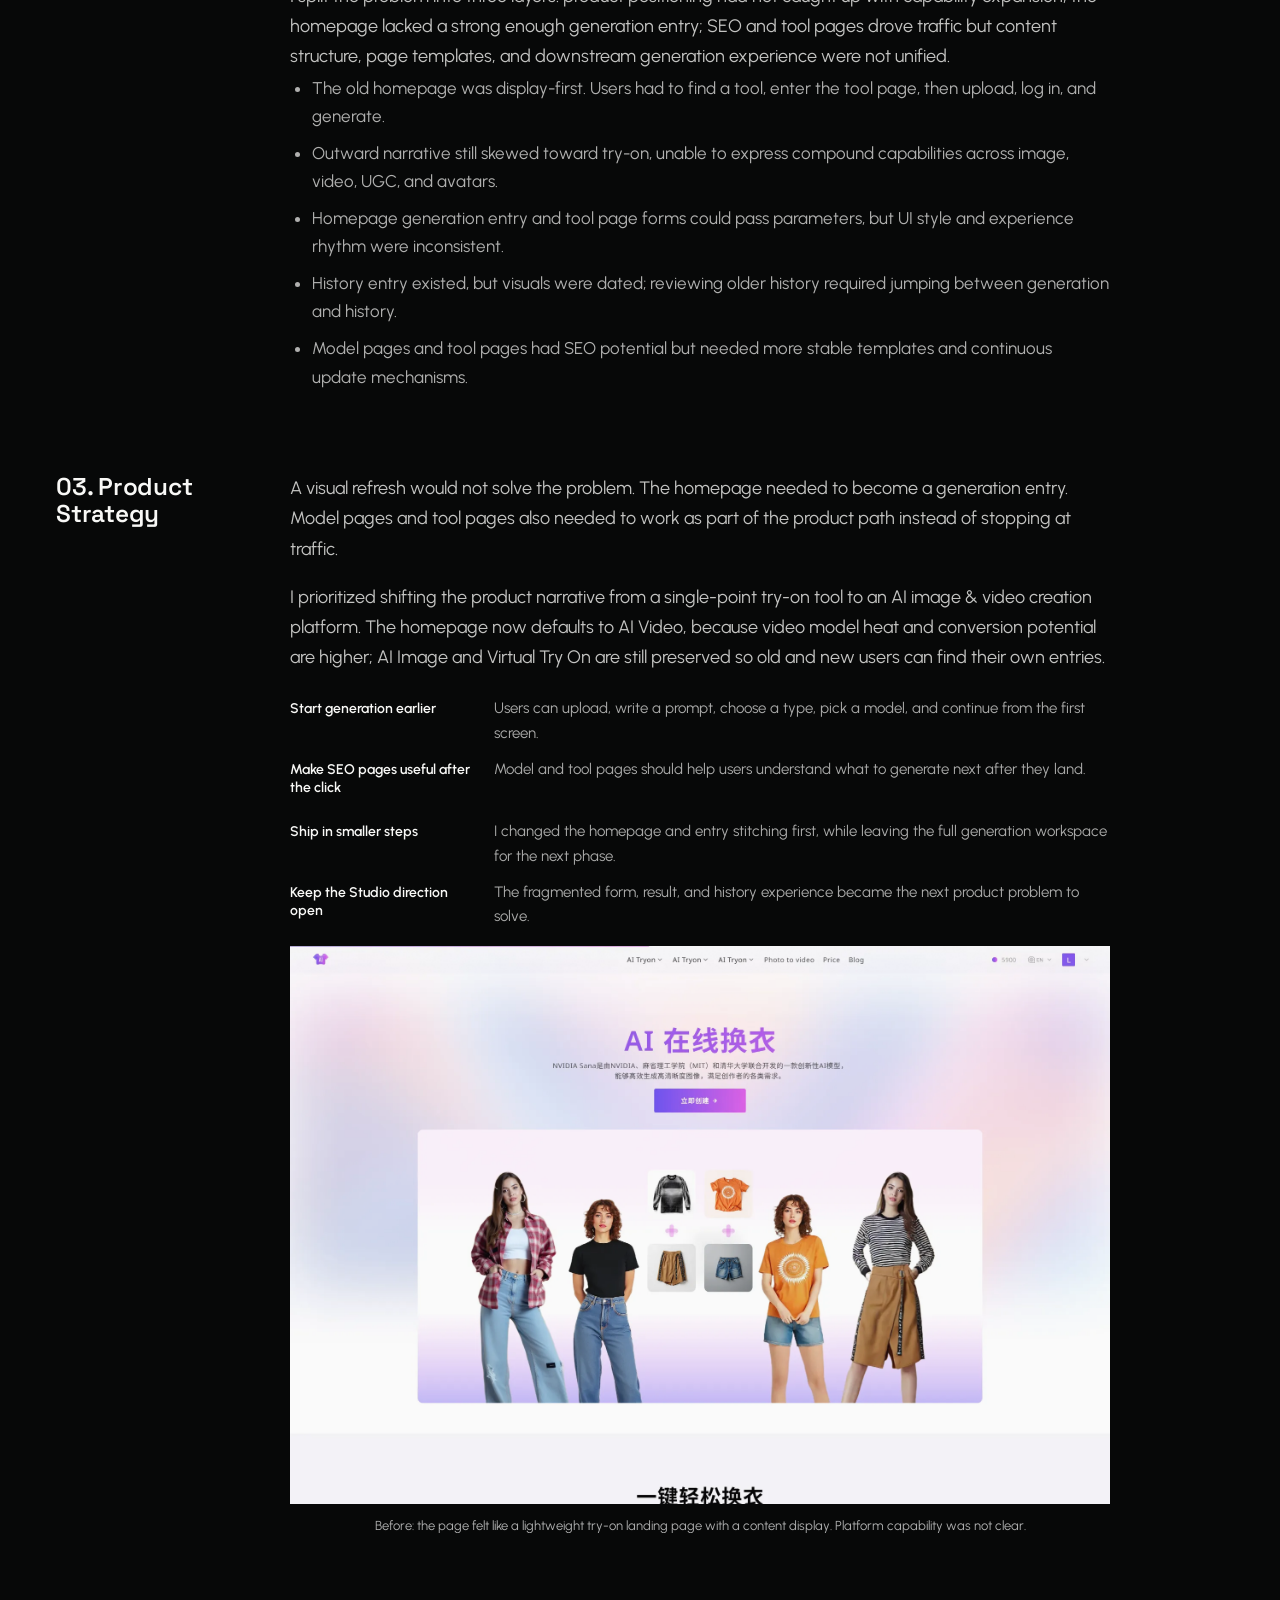
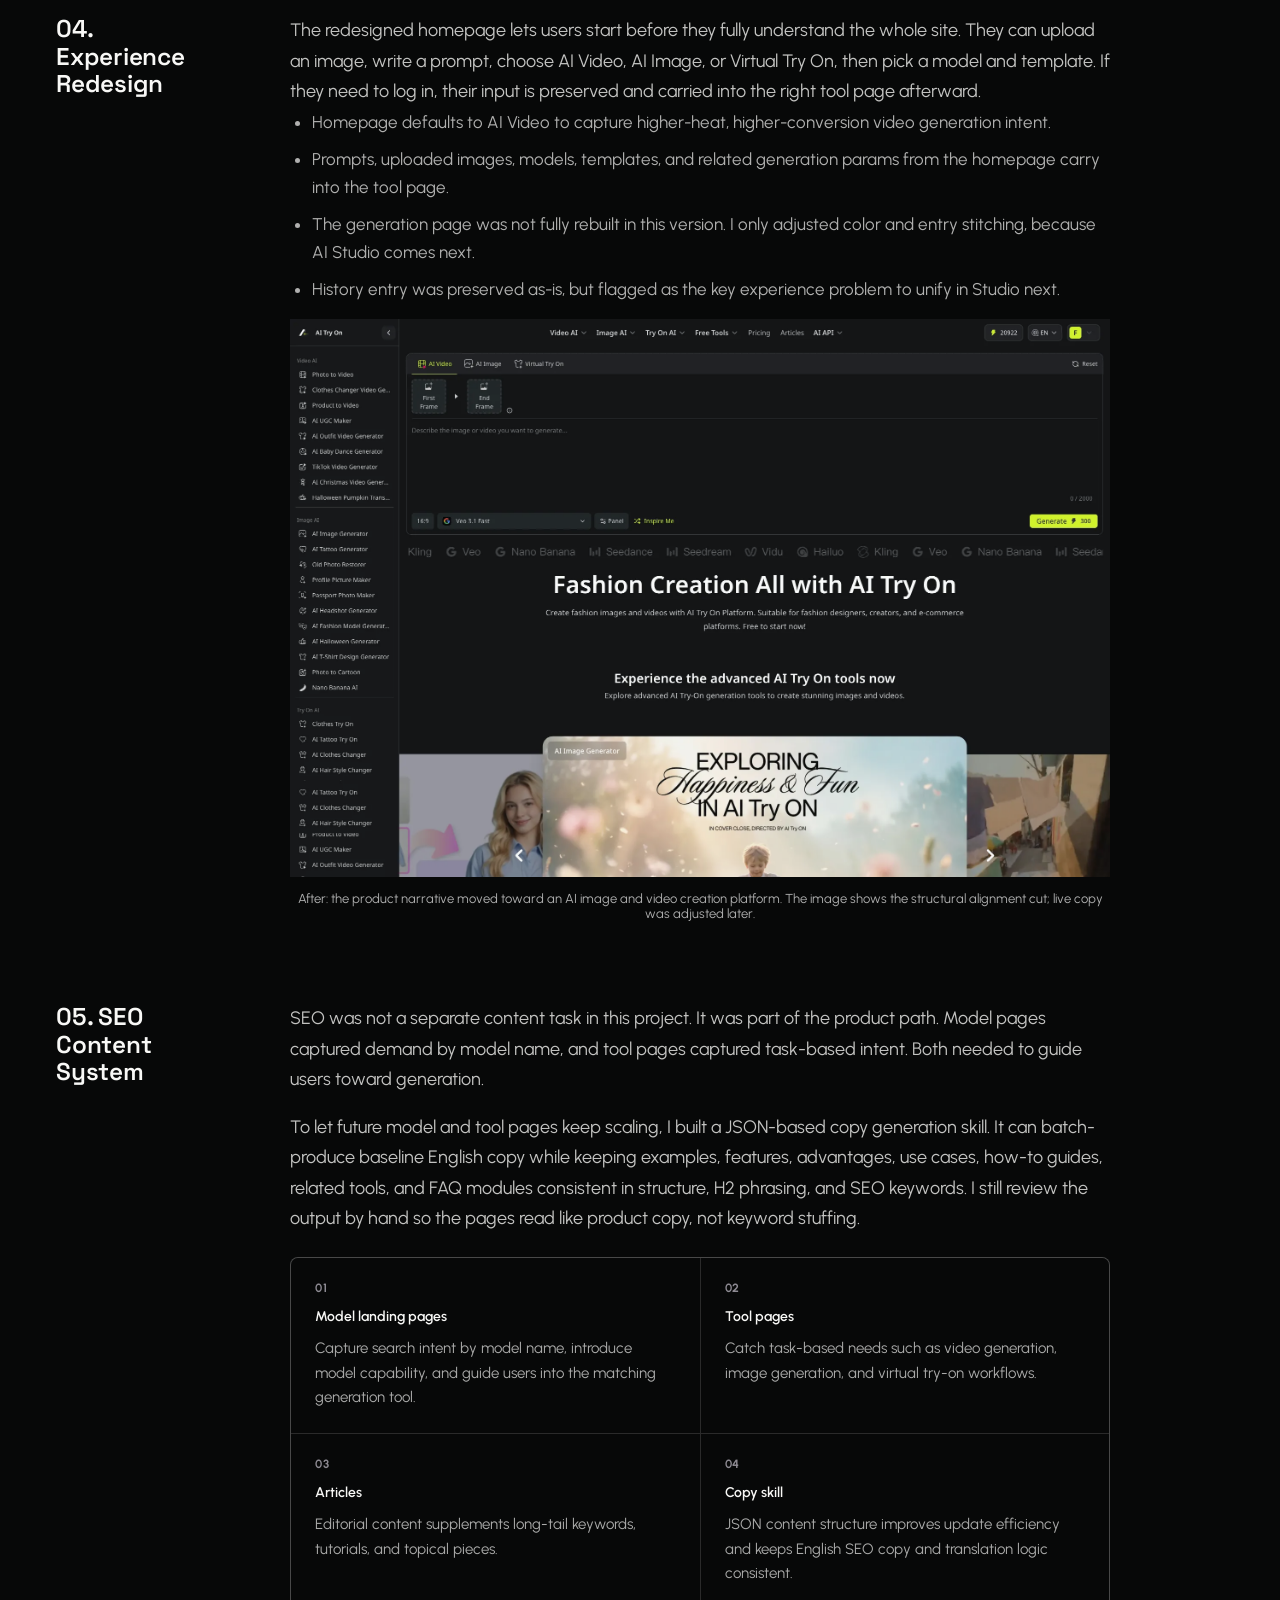
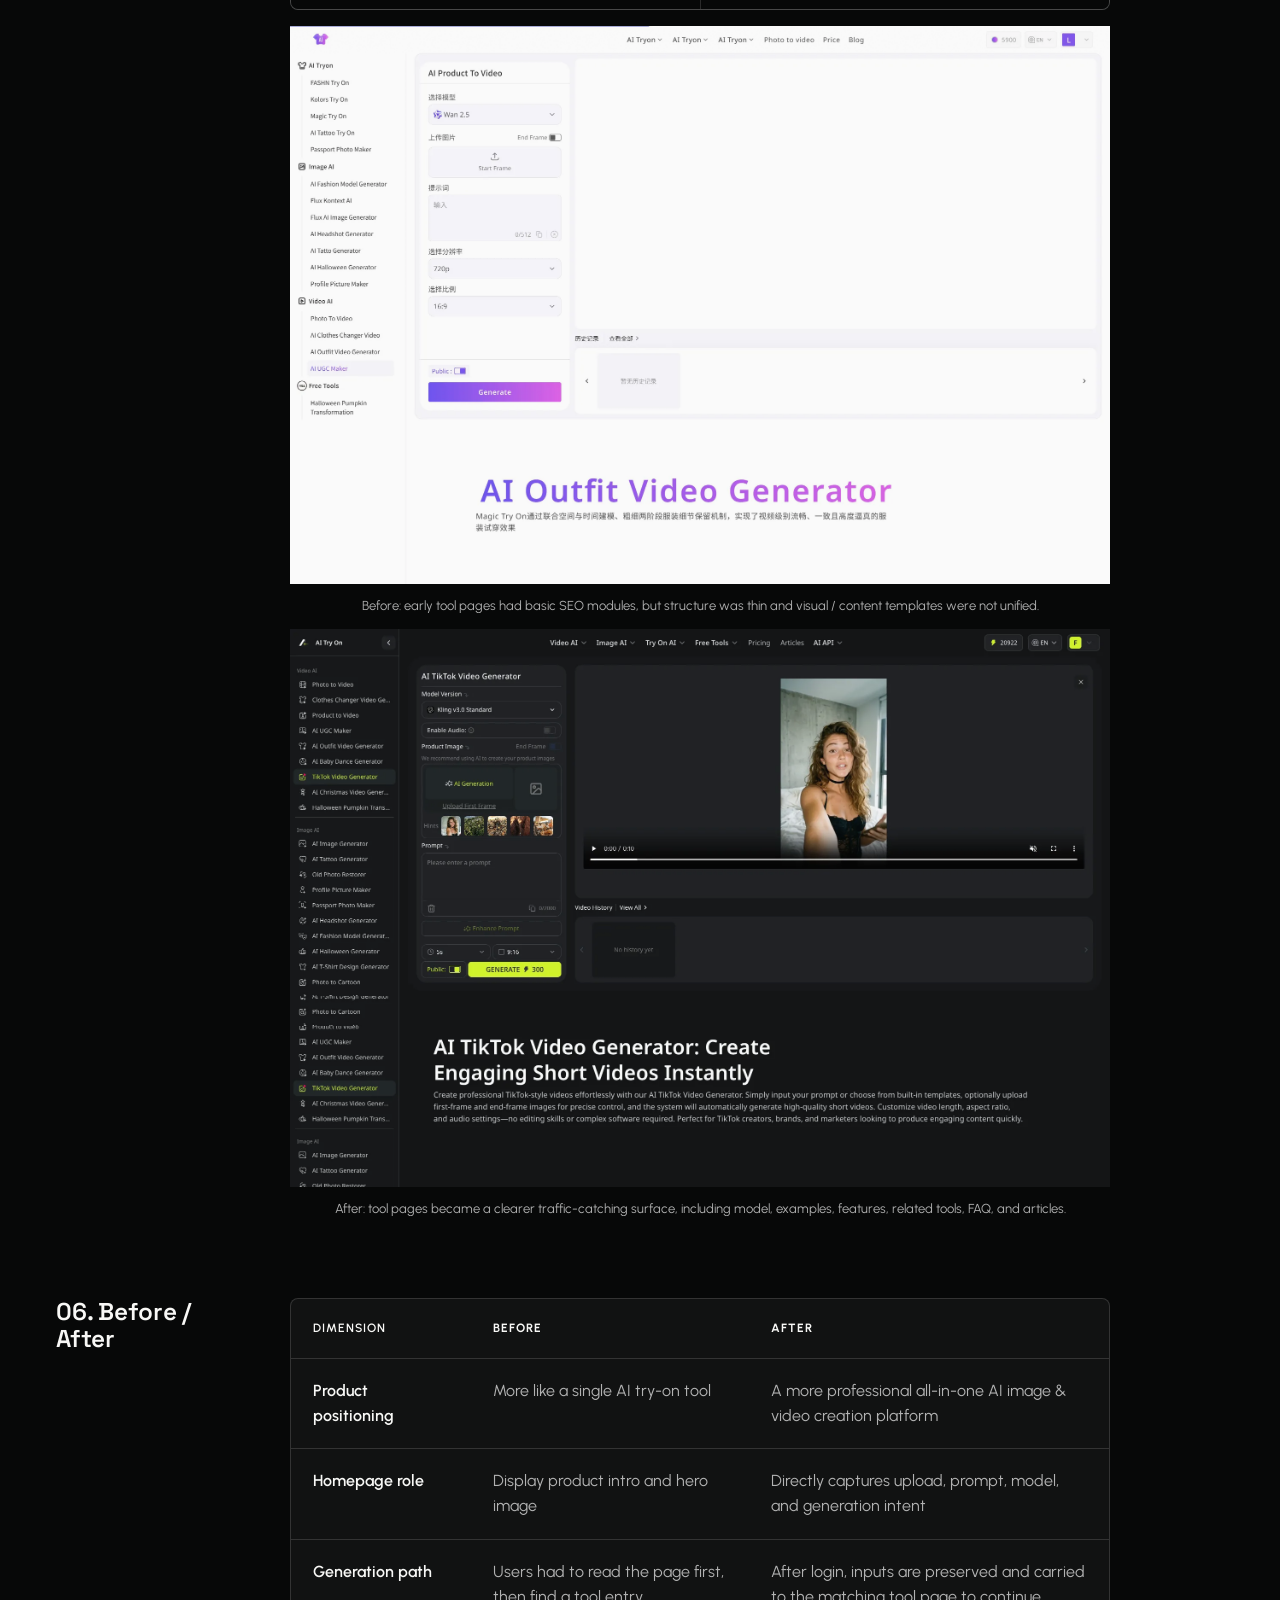
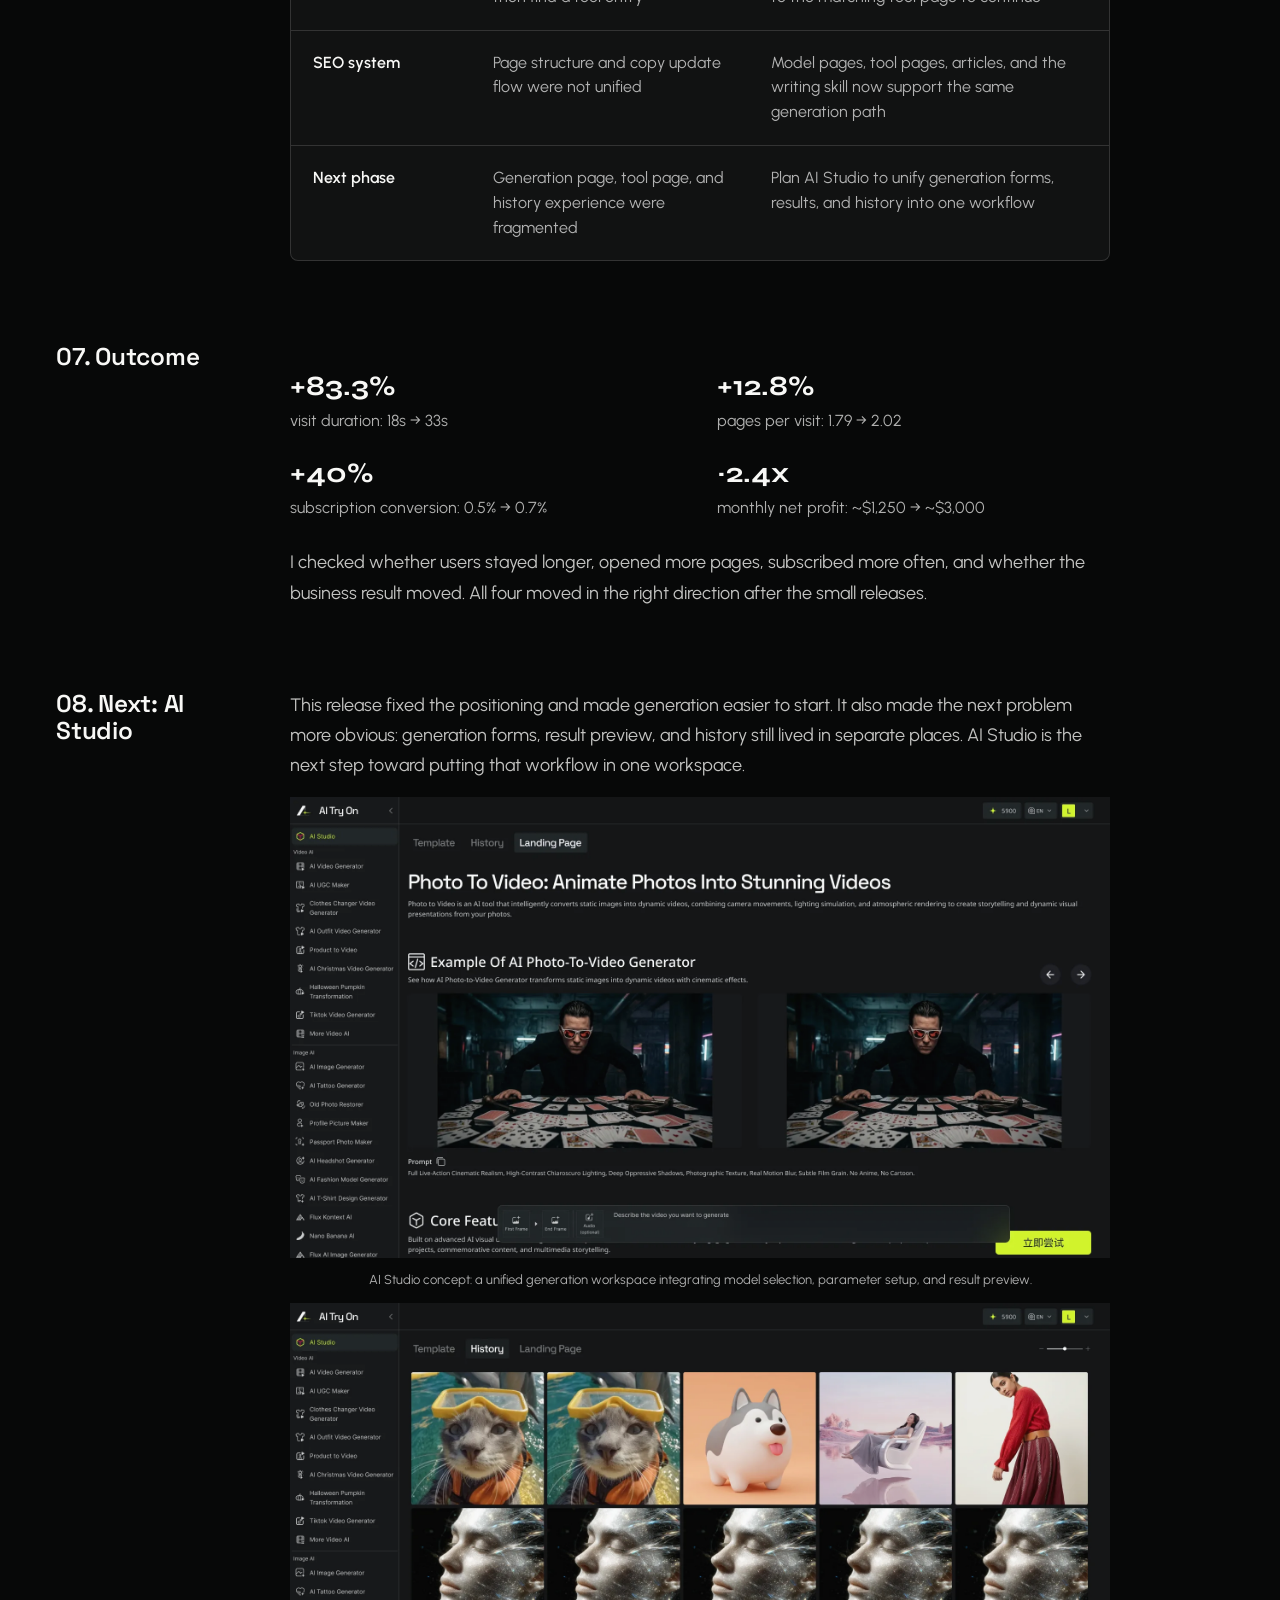
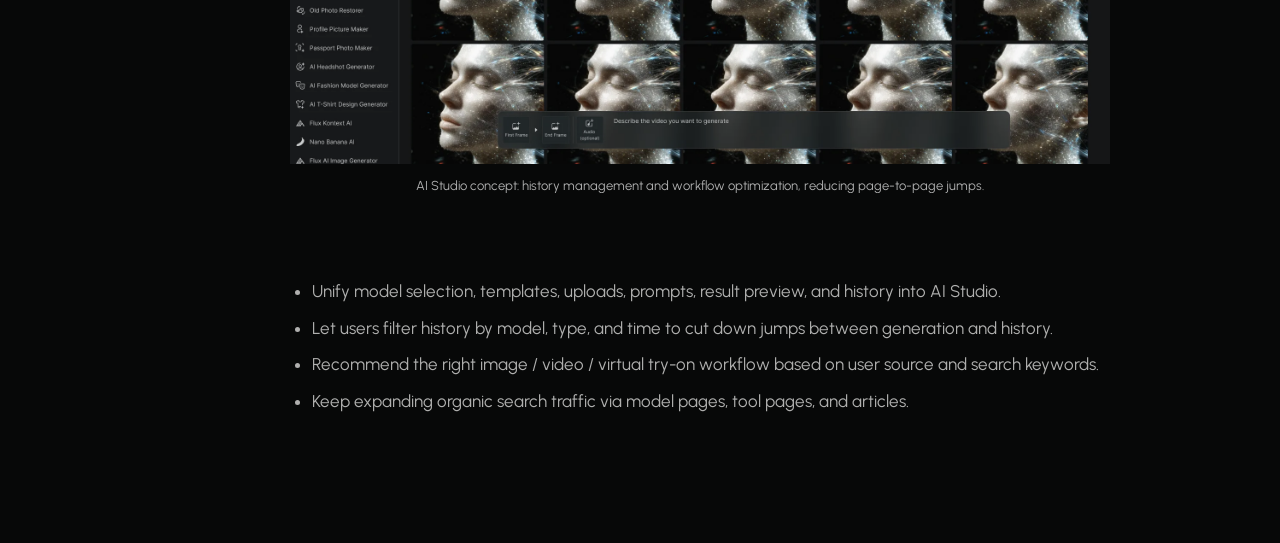
<file: case-study-aitryon.html>
<!doctype html>
<html lang="en" data-theme="dark">
  <head>
    <meta charset="UTF-8" />
    <meta name="viewport" content="width=device-width, initial-scale=1.0" />
    <title>aitryon.art - Product Experience Redesign · Lin Han hui</title>
    <script>
      document.documentElement.dataset.theme = localStorage.getItem("theme") || "dark";
    </script>
    <link rel="preconnect" href="https://fonts.googleapis.com" />
    <link rel="preconnect" href="https://fonts.gstatic.com" crossorigin />
    <link
      href="https://fonts.googleapis.com/css2?family=Space+Grotesk:wght@500;600;700&family=Syne:wght@700;800&family=Urbanist:wght@400;500;600;700&display=block"
      rel="stylesheet"
    />
    <link rel="stylesheet" href="./css/styles.css" />
  </head>
  <body class="case-page">
    <header class="topbar case-topbar" aria-label="Site navigation">
      <a class="brand case-logo" href="./index.html" aria-label="Back to home">
        <span class="brand-text">Lin Han hui</span>
      </a>
      <button class="nav-menu-toggle" type="button" aria-expanded="false" aria-controls="siteNav" aria-label="Open navigation">
        <span>MENU</span>
        <i aria-hidden="true"></i>
      </button>
      <nav class="nav-links case-links" id="siteNav">
        <a href="./index.html#works" data-nav-index="01" data-i18n="nav-works">Works</a>
        <a href="./index.html#about" data-nav-index="02" data-i18n="nav-about">About</a>
        <a href="./resume.html" data-nav-index="03" data-i18n="nav-resume">Resume</a>
        <a href="mailto:15895838711@163.com" data-nav-index="04" data-i18n="nav-contact">Contact</a>
        <button class="theme-toggle" id="themeToggle" aria-label="Toggle theme">
          <span class="theme-label">LIGHT</span>
        </button>
        <button class="lang-toggle" id="langToggle" aria-label="Switch language">
          <span class="lang-text">中文</span>
        </button>
      </nav>
    </header>

    <main>
      <section class="detail-hero" id="overview">
        <a class="back-link" href="./index.html" data-i18n="cs-back">Back to works</a>
        <h1 data-i18n="cs-title">From AI Try-On tool to AI image & video creation platform: aitryon.art product experience redesign</h1>
        <p class="detail-intro" data-i18n="cs-intro">
          aitryon.art had outgrown its original try-on positioning. I reframed it as an AI image and video creation platform, redesigned the homepage generation entry, and connected that entry with tool pages, model pages, and the post-login flow. After launch, visit duration rose 83.3%, subscription conversion rose 40%, and monthly net profit was about 2.4x higher.
        </p>
        <div class="detail-meta">
          <div><strong data-i18n="cs-meta-role-label">Role</strong><span data-i18n="cs-meta-role">Product strategy, UX/UI, SEO content system</span></div>
          <div><strong data-i18n="cs-meta-product-label">Product</strong><span data-i18n="cs-meta-product">AI image & video creation platform</span></div>
          <div><strong data-i18n="cs-meta-duration-label">Duration</strong><span data-i18n="cs-meta-duration">~1 month, shipped via multiple small versions</span></div>
          <div><strong data-i18n="cs-meta-scope-label">Scope</strong><span data-i18n="cs-meta-scope">Homepage, generation entry, tool pages, model landing pages, SEO structure</span></div>
        </div>
        <div class="metric-strip" aria-label="Project outcome metrics">
          <div><strong>+83.3%</strong><span data-i18n="cs-metric-1">visit duration lift</span></div>
          <div><strong>+12.8%</strong><span data-i18n="cs-metric-2">pages per visit lift</span></div>
          <div><strong>+40%</strong><span data-i18n="cs-metric-3">subscription conversion lift</span></div>
          <div><strong>~2.4x</strong><span data-i18n="cs-metric-4">monthly net profit lift</span></div>
        </div>
      </section>

      <section class="detail-section" id="project">
        <h2 data-i18n="cs-h2-01">01. Product Context</h2>
        <p data-i18n="cs-01-p1">
          Before this project, aitryon.art was still mainly perceived as an AI try-on tool. Vertical tools like this could work in the early days: users were drawn in by a single try-on toy, such as clothing, color, or tattoo, completed a trial, and sometimes even paid because it happened to solve their need.
        </p>
        <p data-i18n="cs-01-p2">
          That premise started to break as general image models improved. Many lightweight try-on needs no longer required a dedicated tool. At the same time, higher-intent users cared more about model quality, batch creation, product images, short videos, and social content.
        </p>
        <div class="research-note">
          <strong data-i18n="cs-01-note-label">Basis for the judgment</strong>
          <span data-i18n="cs-01-note">
            The signal did not come from one channel. Users were arriving through Google, TikTok, YouTube, Reddit, Product Hunt, AI directories, and external links. That told me the product was no longer being discovered only as a try-on tool. The market was moving the same way: general image models were absorbing simple try-on use cases, while video models were becoming part of creator workflows. The product needed to move with that shift.
          </span>
        </div>
        <div class="insight-grid">
          <div><strong data-i18n="cs-01-grid-1-label">Old growth logic</strong><span data-i18n="cs-01-grid-1">Use vertical try-on tools to catch curiosity traffic and long-tail search, solving one-off small needs.</span></div>
          <div><strong data-i18n="cs-01-grid-2-label">New user intent</strong><span data-i18n="cs-01-grid-2">Try new models, generate images and videos, produce product imagery, short videos, or social content.</span></div>
          <div><strong data-i18n="cs-01-grid-3-label">Product pivot</strong><span data-i18n="cs-01-grid-3">From a tool collection to a more professional AI image & video creation platform.</span></div>
        </div>
      </section>

      <section class="detail-section" id="challenge">
        <h2 data-i18n="cs-h2-02">02. Core Problem</h2>
        <p data-i18n="cs-02-p1">
          The old page introduced the product, but it did not explain fast enough what aitryon.art had become. Users still had to read, choose a tool, move to another page, upload, log in, and then generate. The path had too many small handoffs.
        </p>
        <p data-i18n="cs-02-p2">
          I split the problem into three layers: product positioning had not caught up with capability expansion; the homepage lacked a strong enough generation entry; SEO and tool pages drove traffic but content structure, page templates, and downstream generation experience were not unified.
        </p>
        <ul>
          <li data-i18n="cs-02-li-1">The old homepage was display-first. Users had to find a tool, enter the tool page, then upload, log in, and generate.</li>
          <li data-i18n="cs-02-li-2">Outward narrative still skewed toward try-on, unable to express compound capabilities across image, video, UGC, and avatars.</li>
          <li data-i18n="cs-02-li-3">Homepage generation entry and tool page forms could pass parameters, but UI style and experience rhythm were inconsistent.</li>
          <li data-i18n="cs-02-li-4">History entry existed, but visuals were dated; reviewing older history required jumping between generation and history.</li>
          <li data-i18n="cs-02-li-5">Model pages and tool pages had SEO potential but needed more stable templates and continuous update mechanisms.</li>
        </ul>
      </section>

      <section class="detail-section" id="process">
        <h2 data-i18n="cs-h2-03">03. Product Strategy</h2>
        <p data-i18n="cs-03-p1">
          A visual refresh would not solve the problem. The homepage needed to become a generation entry. Model pages and tool pages also needed to work as part of the product path instead of stopping at traffic.
        </p>
        <p data-i18n="cs-03-p2">
          I prioritized shifting the product narrative from a single-point try-on tool to an AI image & video creation platform. The homepage now defaults to AI Video, because video model heat and conversion potential are higher; AI Image and Virtual Try On are still preserved so old and new users can find their own entries.
        </p>
        <div class="strategy-list">
          <div><strong data-i18n="cs-03-grid-1-label">Start generation earlier</strong><span data-i18n="cs-03-grid-1">Users can upload, write a prompt, choose a type, pick a model, and continue from the first screen.</span></div>
          <div><strong data-i18n="cs-03-grid-2-label">Make SEO pages useful after the click</strong><span data-i18n="cs-03-grid-2">Model and tool pages should help users understand what to generate next after they land.</span></div>
          <div><strong data-i18n="cs-03-grid-3-label">Ship in smaller steps</strong><span data-i18n="cs-03-grid-3">I changed the homepage and entry stitching first, while leaving the full generation workspace for the next phase.</span></div>
          <div><strong data-i18n="cs-03-grid-4-label">Keep the Studio direction open</strong><span data-i18n="cs-03-grid-4">The fragmented form, result, and history experience became the next product problem to solve.</span></div>
        </div>
      </section>

      <figure class="detail-wide-image detail-contained-image">
        <img src="./assets/cases/aitryon/aitryon-landing-before-current.webp" alt="Earlier aitryon.art landing page design draft" />
        <figcaption data-i18n="cs-fig-before">Before: the page felt like a lightweight try-on landing page with a content display. Platform capability was not clear.</figcaption>
      </figure>

      <section class="detail-section" id="solution">
        <h2 data-i18n="cs-h2-04">04. Experience Redesign</h2>
        <p data-i18n="cs-04-p1">
          The redesigned homepage lets users start before they fully understand the whole site. They can upload an image, write a prompt, choose AI Video, AI Image, or Virtual Try On, then pick a model and template. If they need to log in, their input is preserved and carried into the right tool page afterward.
        </p>
        <ul>
          <li data-i18n="cs-04-li-1">Homepage defaults to AI Video to capture higher-heat, higher-conversion video generation intent.</li>
          <li data-i18n="cs-04-li-2">Prompts, uploaded images, models, templates, and related generation params from the homepage carry into the tool page.</li>
          <li data-i18n="cs-04-li-3">The generation page was not fully rebuilt in this version. I only adjusted color and entry stitching, because AI Studio comes next.</li>
          <li data-i18n="cs-04-li-4">History entry was preserved as-is, but flagged as the key experience problem to unify in Studio next.</li>
        </ul>
      </section>

      <figure class="detail-wide-image detail-contained-image">
        <img src="./assets/cases/aitryon/aitryon-platform-after.webp" alt="aitryon.art platform page after redesign" />
        <figcaption data-i18n="cs-fig-after">After: the product narrative moved toward an AI image and video creation platform. The image shows the structural alignment cut; live copy was adjusted later.</figcaption>
      </figure>

      <section class="detail-section" id="seo">
        <h2 data-i18n="cs-h2-05">05. SEO Content System</h2>
        <p data-i18n="cs-05-p1">
          SEO was not a separate content task in this project. It was part of the product path. Model pages captured demand by model name, and tool pages captured task-based intent. Both needed to guide users toward generation.
        </p>
        <p data-i18n="cs-05-p2">
          To let future model and tool pages keep scaling, I built a JSON-based copy generation skill. It can batch-produce baseline English copy while keeping examples, features, advantages, use cases, how-to guides, related tools, and FAQ modules consistent in structure, H2 phrasing, and SEO keywords. I still review the output by hand so the pages read like product copy, not keyword stuffing.
        </p>
        <div class="system-grid">
          <div><strong data-i18n="cs-05-grid-1-label">Model landing pages</strong><span data-i18n="cs-05-grid-1">Capture search intent by model name, introduce model capability, and guide users into the matching generation tool.</span></div>
          <div><strong data-i18n="cs-05-grid-2-label">Tool pages</strong><span data-i18n="cs-05-grid-2">Catch task-based needs such as video generation, image generation, and virtual try-on workflows.</span></div>
          <div><strong data-i18n="cs-05-grid-3-label">Articles</strong><span data-i18n="cs-05-grid-3">Editorial content supplements long-tail keywords, tutorials, and topical pieces.</span></div>
          <div><strong data-i18n="cs-05-grid-4-label">Copy skill</strong><span data-i18n="cs-05-grid-4">JSON content structure improves update efficiency and keeps English SEO copy and translation logic consistent.</span></div>
        </div>
      </section>

      <figure class="detail-wide-image detail-contained-image">
        <img src="./assets/cases/aitryon/aitryon-tool-before.webp" alt="Earlier SEO tool page design draft" />
        <figcaption data-i18n="cs-fig-tool-before">Before: early tool pages had basic SEO modules, but structure was thin and visual / content templates were not unified.</figcaption>
      </figure>

      <figure class="detail-wide-image detail-contained-image">
        <img src="./assets/cases/aitryon/aitryon-tool-after.webp" alt="Updated dark SEO tool page" />
        <figcaption data-i18n="cs-fig-tool-after">After: tool pages became a clearer traffic-catching surface, including model, examples, features, related tools, FAQ, and articles.</figcaption>
      </figure>

      <section class="detail-section" id="comparison">
        <h2 data-i18n="cs-h2-06">06. Before / After</h2>
        <div class="comparison-table">
          <table>
            <thead>
              <tr>
                <th data-i18n="cs-th-1">Dimension</th>
                <th data-i18n="cs-th-2">Before</th>
                <th data-i18n="cs-th-3">After</th>
              </tr>
            </thead>
            <tbody>
              <tr>
                <td data-i18n="cs-td-1-1">Product positioning</td>
                <td data-i18n="cs-td-1-2">More like a single AI try-on tool</td>
                <td data-i18n="cs-td-1-3">A more professional all-in-one AI image & video creation platform</td>
              </tr>
              <tr>
                <td data-i18n="cs-td-2-1">Homepage role</td>
                <td data-i18n="cs-td-2-2">Display product intro and hero image</td>
                <td data-i18n="cs-td-2-3">Directly captures upload, prompt, model, and generation intent</td>
              </tr>
              <tr>
                <td data-i18n="cs-td-3-1">Generation path</td>
                <td data-i18n="cs-td-3-2">Users had to read the page first, then find a tool entry</td>
                <td data-i18n="cs-td-3-3">After login, inputs are preserved and carried to the matching tool page to continue</td>
              </tr>
              <tr>
                <td data-i18n="cs-td-4-1">SEO system</td>
                <td data-i18n="cs-td-4-2">Page structure and copy update flow were not unified</td>
                <td data-i18n="cs-td-4-3">Model pages, tool pages, articles, and the writing skill now support the same generation path</td>
              </tr>
              <tr>
                <td data-i18n="cs-td-5-1">Next phase</td>
                <td data-i18n="cs-td-5-2">Generation page, tool page, and history experience were fragmented</td>
                <td data-i18n="cs-td-5-3">Plan AI Studio to unify generation forms, results, and history into one workflow</td>
              </tr>
            </tbody>
          </table>
        </div>
      </section>

      <section class="detail-section" id="outcome">
        <h2 data-i18n="cs-h2-07">07. Outcome</h2>
        <div class="detail-outcomes">
          <div><strong>+83.3%</strong><span data-i18n="cs-out-1">visit duration: 18s → 33s</span></div>
          <div><strong>+12.8%</strong><span data-i18n="cs-out-2">pages per visit: 1.79 → 2.02</span></div>
          <div><strong>+40%</strong><span data-i18n="cs-out-3">subscription conversion: 0.5% → 0.7%</span></div>
          <div><strong>~2.4x</strong><span data-i18n="cs-out-4">monthly net profit: ~$1,250 → ~$3,000</span></div>
        </div>
        <p data-i18n="cs-07-p">
          I checked whether users stayed longer, opened more pages, subscribed more often, and whether the business result moved. All four moved in the right direction after the small releases.
        </p>
      </section>

      <section class="detail-section" id="next">
        <h2 data-i18n="cs-h2-08">08. Next: AI Studio</h2>
        <p data-i18n="cs-08-p">
          This release fixed the positioning and made generation easier to start. It also made the next problem more obvious: generation forms, result preview, and history still lived in separate places. AI Studio is the next step toward putting that workflow in one workspace.
        </p>
      </section>

      <figure class="detail-wide-image detail-contained-image">
        <img src="./assets/cases/aitryon/ai-studio-1.webp" alt="AI Studio interface concept - unified generation workspace" />
        <figcaption data-i18n="cs-fig-studio-1">AI Studio concept: a unified generation workspace integrating model selection, parameter setup, and result preview.</figcaption>
      </figure>

      <figure class="detail-wide-image detail-contained-image">
        <img src="./assets/cases/aitryon/ai-studio-2.webp" alt="AI Studio interface concept - history and workflow management" />
        <figcaption data-i18n="cs-fig-studio-2">AI Studio concept: history management and workflow optimization, reducing page-to-page jumps.</figcaption>
      </figure>

      <section class="detail-section">
        <h2></h2>
        <ul>
          <li data-i18n="cs-08-li-1">Unify model selection, templates, uploads, prompts, result preview, and history into AI Studio.</li>
          <li data-i18n="cs-08-li-2">Let users filter history by model, type, and time to cut down jumps between generation and history.</li>
          <li data-i18n="cs-08-li-3">Recommend the right image / video / virtual try-on workflow based on user source and search keywords.</li>
          <li data-i18n="cs-08-li-4">Keep expanding organic search traffic via model pages, tool pages, and articles.</li>
        </ul>
      </section>
    </main>

    <nav class="case-rail" aria-label="Case study sections">
      <a class="is-active" href="#project" data-section="project" aria-current="true"><span>01</span><strong data-i18n="cs-nav-context">Context</strong></a>
      <a href="#challenge" data-section="challenge"><span>02</span><strong data-i18n="cs-nav-problem">Problem</strong></a>
      <a href="#process" data-section="process"><span>03</span><strong data-i18n="cs-nav-strategy">Strategy</strong></a>
      <a href="#solution" data-section="solution"><span>04</span><strong data-i18n="cs-nav-ux">UX</strong></a>
      <a href="#seo" data-section="seo"><span>05</span><strong data-i18n="cs-nav-seo">SEO</strong></a>
      <a href="#comparison" data-section="comparison"><span>06</span><strong data-i18n="cs-nav-compare">Compare</strong></a>
      <a href="#outcome" data-section="outcome"><span>07</span><strong data-i18n="cs-nav-outcome">Outcome</strong></a>
      <a href="#next" data-section="next"><span>08</span><strong data-i18n="cs-nav-next">Next</strong></a>
    </nav>
    <script src="./js/script.js"></script>
    <script src="./js/case-study.js"></script>
  </body>
</html>
</file>
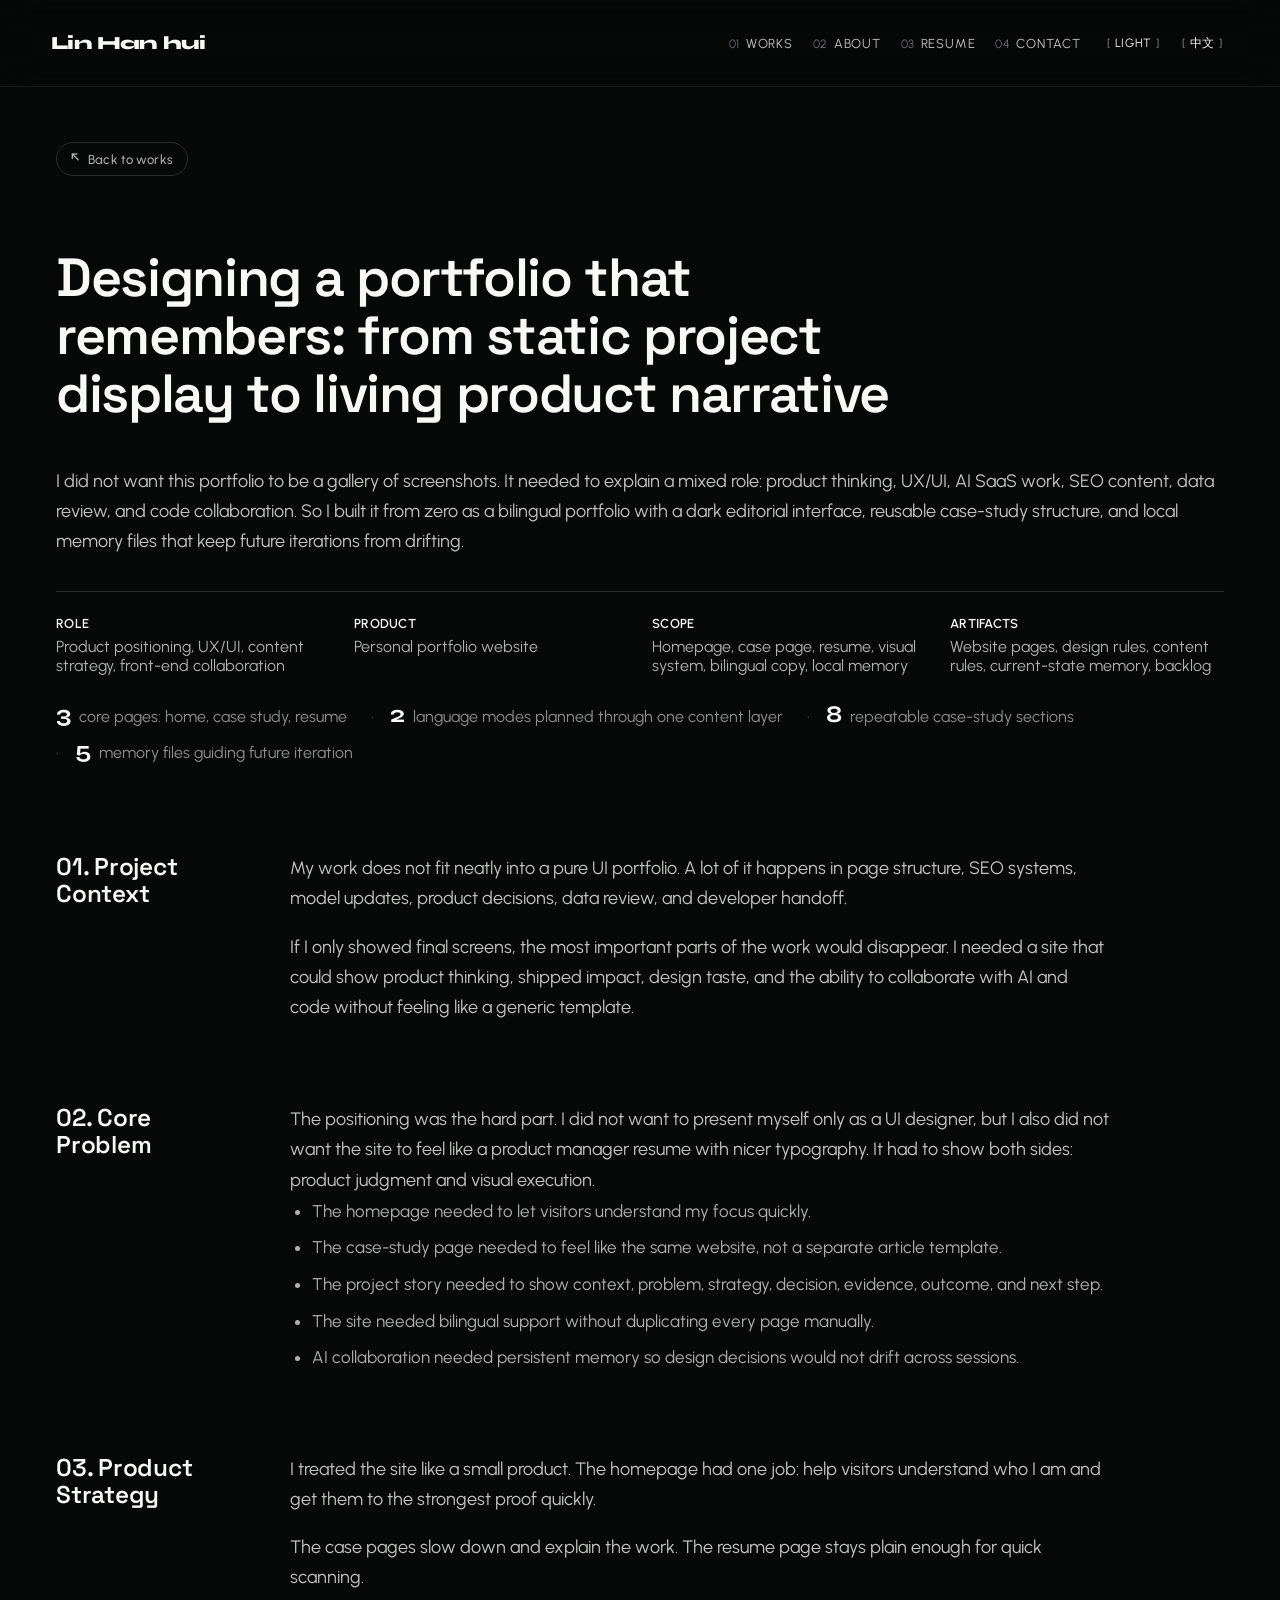
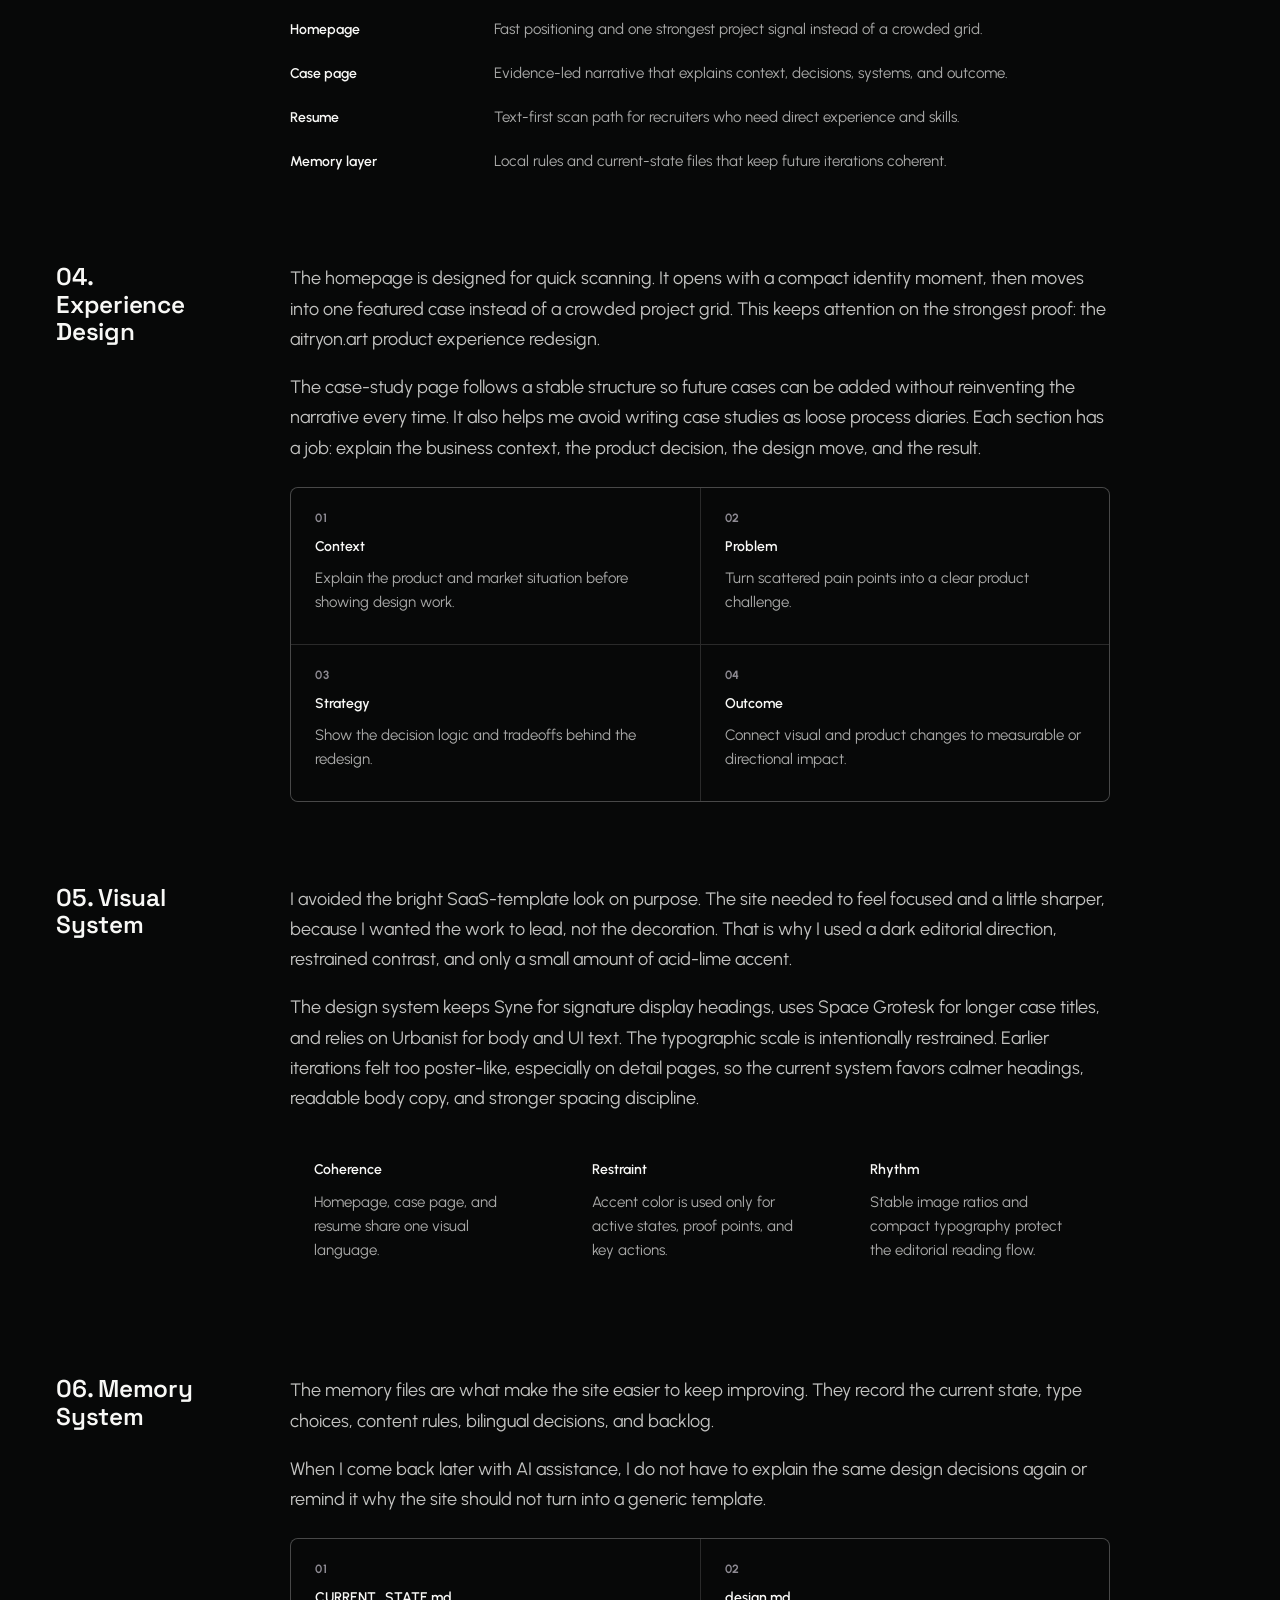
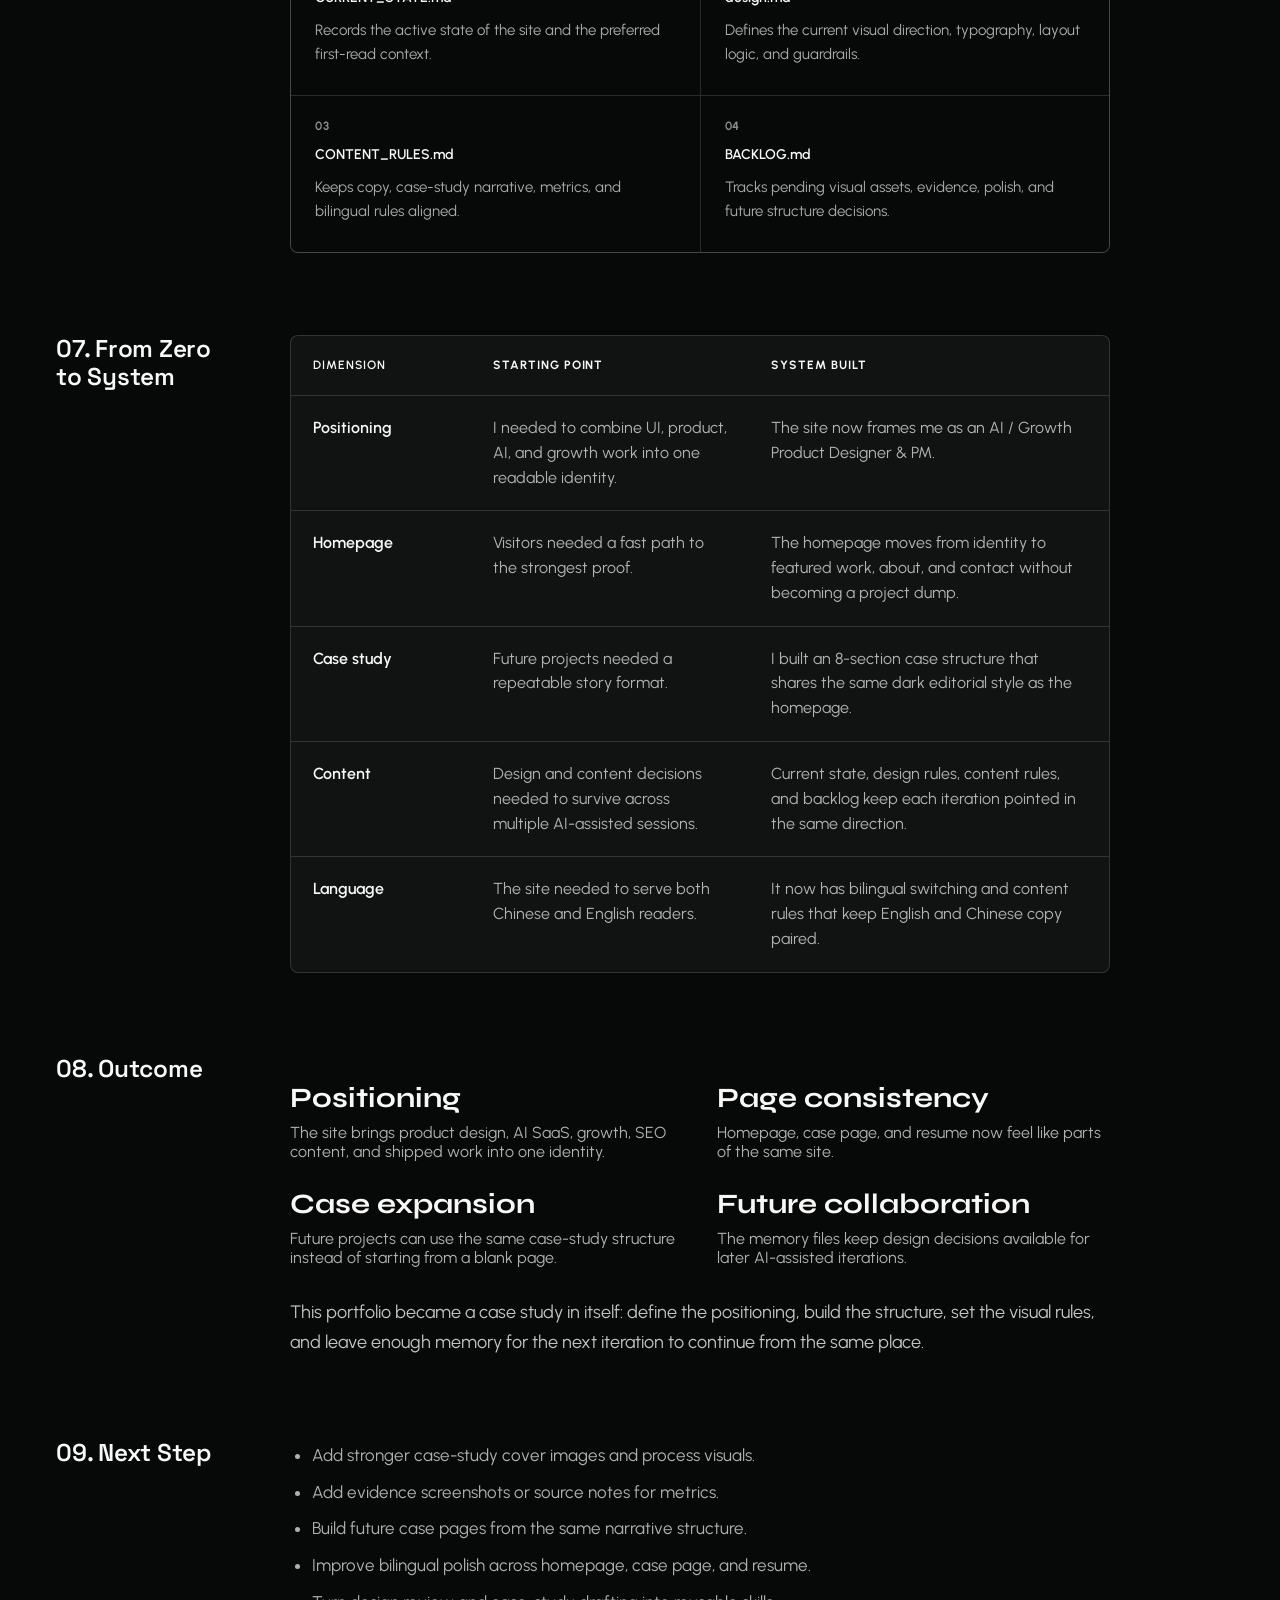
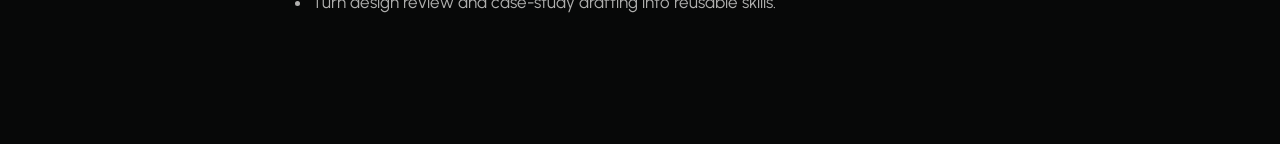
<file: case-study-portfolio-system.html>
<!doctype html>
<html lang="en" data-theme="dark">
  <head>
    <meta charset="UTF-8" />
    <meta name="viewport" content="width=device-width, initial-scale=1.0" />
    <title>Portfolio System Design · Lin Han hui</title>
    <script>
      document.documentElement.dataset.theme = localStorage.getItem("theme") || "dark";
    </script>
    <link rel="preconnect" href="https://fonts.googleapis.com" />
    <link rel="preconnect" href="https://fonts.gstatic.com" crossorigin />
    <link
      href="https://fonts.googleapis.com/css2?family=Space+Grotesk:wght@500;600;700&family=Syne:wght@700;800&family=Urbanist:wght@400;500;600;700&display=block"
      rel="stylesheet"
    />
    <link rel="stylesheet" href="./css/styles.css" />
  </head>
  <body class="case-page">
    <header class="topbar case-topbar" aria-label="Site navigation">
      <a class="brand case-logo" href="./index.html" aria-label="Back to home">
        <span class="brand-text">Lin Han hui</span>
      </a>
      <button class="nav-menu-toggle" type="button" aria-expanded="false" aria-controls="siteNav" aria-label="Open navigation">
        <span>MENU</span>
        <i aria-hidden="true"></i>
      </button>
      <nav class="nav-links case-links" id="siteNav">
        <a href="./index.html#works" data-nav-index="01" data-i18n="nav-works">Works</a>
        <a href="./index.html#about" data-nav-index="02" data-i18n="nav-about">About</a>
        <a href="./resume.html" data-nav-index="03" data-i18n="nav-resume">Resume</a>
        <a href="mailto:15895838711@163.com" data-nav-index="04" data-i18n="nav-contact">Contact</a>
        <button class="theme-toggle" id="themeToggle" aria-label="Toggle theme">
          <span class="theme-label">LIGHT</span>
        </button>
        <button class="lang-toggle" id="langToggle" aria-label="Switch language">
          <span class="lang-text">中文</span>
        </button>
      </nav>
    </header>

    <main>
      <section class="detail-hero" id="overview">
        <a class="back-link" href="./index.html" data-i18n="cs-back">Back to works</a>
        <h1 data-i18n="portfolio-title">让作品集记住决策：从静态展示到持续生长的产品叙事</h1>
        <p class="detail-intro" data-i18n="portfolio-intro">
          我不想把这个作品集做成项目截图合集。它需要解释一个混合型角色：产品思考、UX/UI、AI SaaS 工作、SEO 内容、数据复盘和代码协作。所以我从 0 到 1 搭了一个双语作品集，用暗色 editorial 界面、可复用 case-study 结构和本地 memory 文件，避免后续迭代越改越散。
        </p>
        <div class="detail-meta">
          <div><strong data-i18n="cs-meta-role-label">Role</strong><span data-i18n="portfolio-meta-role">产品定位、UX/UI、内容策略、前端协作</span></div>
          <div><strong data-i18n="cs-meta-product-label">Product</strong><span data-i18n="portfolio-meta-product">个人作品集网站</span></div>
          <div><strong data-i18n="cs-meta-scope-label">Scope</strong><span data-i18n="portfolio-meta-scope">首页、案例页、简历页、视觉系统、双语文案、本地 memory</span></div>
          <div><strong data-i18n="case-artifacts-label">产物</strong><span data-i18n="portfolio-meta-artifacts">网站页面、设计规则、内容规则、当前状态 memory、backlog</span></div>
        </div>
        <div class="metric-strip" aria-label="Project proof points">
          <div><strong>3</strong><span data-i18n="portfolio-metric-1">核心页面：首页、案例页、简历页</span></div>
          <div><strong>2</strong><span data-i18n="portfolio-metric-2">通过一个内容层规划双语模式</span></div>
          <div><strong>8</strong><span data-i18n="portfolio-metric-3">可复用 case-study 段落结构</span></div>
          <div><strong>5</strong><span data-i18n="portfolio-metric-4">指导未来迭代的 memory 文件</span></div>
        </div>
      </section>

      <section class="detail-section" id="context">
        <h2 data-i18n="portfolio-h2-context">01. 项目背景</h2>
        <p data-i18n="portfolio-context-p1">
          我的工作不太适合被放进纯 UI 作品集里。很多工作发生在页面结构、SEO 系统、模型更新、产品决策、数据复盘和开发交接里。
        </p>
        <p data-i18n="portfolio-context-p2">
          如果只展示最终界面，最重要的工作会被藏掉。我需要一个网站，既能呈现产品思考、上线结果和设计品味，也能表达我与 AI 和代码协作的能力，同时避免变成普通模板。
        </p>
      </section>

      <section class="detail-section" id="problem">
        <h2 data-i18n="portfolio-h2-problem">02. 核心问题</h2>
        <p data-i18n="portfolio-problem-p">
          最难的是定位。我不想只呈现为 UI 设计师，也不想让网站像一份排版更漂亮的产品经理简历。它必须同时让人看到两面：产品判断和视觉执行。
        </p>
        <ul>
          <li data-i18n="portfolio-problem-li-1">首页需要让访客快速理解我的方向。</li>
          <li data-i18n="portfolio-problem-li-2">案例页需要和首页像同一个网站，而不是独立文章模板。</li>
          <li data-i18n="portfolio-problem-li-3">项目故事需要展示背景、问题、策略、决策、证据、结果和下一步。</li>
          <li data-i18n="portfolio-problem-li-4">网站需要双语支持，但不应该手动复制两套页面。</li>
          <li data-i18n="portfolio-problem-li-5">AI 协作需要持久 memory，避免设计决策在多次会话中漂移。</li>
        </ul>
      </section>

      <section class="detail-section" id="strategy">
        <h2 data-i18n="portfolio-h2-strategy">03. 产品策略</h2>
        <p data-i18n="portfolio-strategy-p1">
          我把这个网站当成一个小产品来做。首页只有一个任务：让访客快速理解我是谁，并尽快进入最有说服力的证据。
        </p>
        <p data-i18n="portfolio-strategy-p2">
          案例页负责放慢阅读节奏，解释具体工作。简历页则保持足够朴素，方便快速扫描。
        </p>
        <div class="strategy-list">
          <div><strong data-i18n="portfolio-strategy-1-title">首页</strong><span data-i18n="portfolio-strategy-1-text">快速定位，并突出最强项目证据，而不是拥挤项目网格。</span></div>
          <div><strong data-i18n="portfolio-strategy-2-title">案例页</strong><span data-i18n="portfolio-strategy-2-text">用证据导向的叙事解释背景、决策、系统和结果。</span></div>
          <div><strong data-i18n="portfolio-strategy-3-title">简历页</strong><span data-i18n="portfolio-strategy-3-text">给招聘者一条文本优先的快速扫描路径。</span></div>
          <div><strong data-i18n="portfolio-strategy-4-title">Memory 层</strong><span data-i18n="portfolio-strategy-4-text">用本地规则和当前状态文件保持未来迭代的一致性。</span></div>
        </div>
      </section>

      <section class="detail-section" id="experience">
        <h2 data-i18n="portfolio-h2-experience">04. 体验设计</h2>
        <p data-i18n="portfolio-experience-p1">
          首页为快速浏览而设计。它从紧凑的身份展示进入精选案例，而不是堆满项目网格。这样能把注意力集中在最强的证据：aitryon.art 产品体验重构。
        </p>
        <p data-i18n="portfolio-experience-p2">
          案例页采用稳定结构，让未来案例不需要每次重新发明叙事方式。它也避免我把 case study 写成松散的过程日记。每一段都有明确任务：解释业务背景、产品决策、设计动作和结果。
        </p>
        <div class="system-grid">
          <div><strong data-i18n="portfolio-experience-1-title">背景</strong><span data-i18n="portfolio-experience-1-text">先解释产品和市场情况，再展示设计工作。</span></div>
          <div><strong data-i18n="portfolio-experience-2-title">问题</strong><span data-i18n="portfolio-experience-2-text">把分散痛点整理成清晰产品挑战。</span></div>
          <div><strong data-i18n="portfolio-experience-3-title">策略</strong><span data-i18n="portfolio-experience-3-text">展示重构背后的决策逻辑和取舍。</span></div>
          <div><strong data-i18n="portfolio-experience-4-title">结果</strong><span data-i18n="portfolio-experience-4-text">把视觉和产品变化连接到可衡量或方向性的影响。</span></div>
        </div>
      </section>

      <section class="detail-section" id="visual">
        <h2 data-i18n="portfolio-h2-visual">05. 视觉系统</h2>
        <p data-i18n="portfolio-visual-p1">
          我有意避开明亮的 SaaS 模板感。这个网站需要更专注，也稍微锋利一点，因为我希望读者先看工作，而不是先被装饰吸引。所以我选择了 dark editorial 方向、克制对比，以及少量酸性黄绿色强调。
        </p>
        <p data-i18n="portfolio-visual-p2">
          设计系统保留 Syne 做标志性展示标题，用 Space Grotesk 处理更长的案例标题，并用 Urbanist 承载正文和 UI。字号层级有意保持克制。早期迭代在详情页上过于海报化，所以当前系统更偏向冷静标题、可读正文和更严格的间距纪律。
        </p>
        <div class="insight-grid">
          <div><strong data-i18n="portfolio-visual-1-title">一致性</strong><span data-i18n="portfolio-visual-1-text">首页、案例页和简历页共用一套视觉语言。</span></div>
          <div><strong data-i18n="portfolio-visual-2-title">克制</strong><span data-i18n="portfolio-visual-2-text">强调色只用于 active 状态、证明点和关键操作。</span></div>
          <div><strong data-i18n="portfolio-visual-3-title">节奏</strong><span data-i18n="portfolio-visual-3-text">稳定图片比例和紧凑排版保护 editorial 阅读节奏。</span></div>
        </div>
      </section>

      <section class="detail-section" id="memory">
        <h2 data-i18n="portfolio-h2-memory">06. Memory 系统</h2>
        <p data-i18n="portfolio-memory-p1">
          真正让这个网站后续更好维护的，是 memory 文件。它们记录当前状态、字体选择、内容规则、双语决策和 backlog。
        </p>
        <p data-i18n="portfolio-memory-p2">
          下次我再借助 AI 继续改时，不需要重新解释同一批设计决策，也不用提醒它为什么这个网站不能变成普通模板。
        </p>
        <div class="system-grid">
          <div><strong>CURRENT_STATE.md</strong><span data-i18n="portfolio-memory-1-text">记录网站当前状态和未来会话优先读取的上下文。</span></div>
          <div><strong>design.md</strong><span data-i18n="portfolio-memory-2-text">定义当前视觉方向、字体、布局逻辑和设计边界。</span></div>
          <div><strong>CONTENT_RULES.md</strong><span data-i18n="portfolio-memory-3-text">让文案、案例叙事、指标和双语规则保持一致。</span></div>
          <div><strong>BACKLOG.md</strong><span data-i18n="portfolio-memory-4-text">跟踪待补视觉资产、证据、打磨项和未来结构决策。</span></div>
        </div>
      </section>

      <section class="detail-section" id="compare">
        <h2 data-i18n="portfolio-h2-compare">07. 从 0 到 1</h2>
        <div class="comparison-table">
          <table>
            <thead>
              <tr>
                <th data-i18n="cs-th-1">Dimension</th>
                <th data-i18n="portfolio-th-start">起点</th>
                <th data-i18n="portfolio-th-system">形成的系统</th>
              </tr>
            </thead>
            <tbody>
              <tr>
                <td data-i18n="portfolio-table-1-1">定位</td>
                <td data-i18n="portfolio-table-1-2">需要把 UI、产品、AI 和增长能力组织成一个可理解身份</td>
                <td data-i18n="portfolio-table-1-3">形成 AI / Growth Product Designer & PM 的清晰定位</td>
              </tr>
              <tr>
                <td data-i18n="portfolio-table-2-1">首页</td>
                <td data-i18n="portfolio-table-2-2">需要一个让访客快速进入重点证据的首页</td>
                <td data-i18n="portfolio-table-2-3">用身份、精选案例、关于和联系构成第一屏到证据的路径</td>
              </tr>
              <tr>
                <td data-i18n="portfolio-table-3-1">案例页</td>
                <td data-i18n="portfolio-table-3-2">需要一种能持续复用的项目叙事方式</td>
                <td data-i18n="portfolio-table-3-3">建立 8 段式 case-study 结构，并和首页共享同一套 dark editorial 系统</td>
              </tr>
              <tr>
                <td data-i18n="portfolio-table-4-1">内容</td>
                <td data-i18n="portfolio-table-4-2">需要让设计和内容判断能跨多次 AI 协作延续</td>
                <td data-i18n="portfolio-table-4-3">用当前状态、设计规则、内容规则和 backlog 指导每次迭代</td>
              </tr>
              <tr>
                <td data-i18n="portfolio-table-5-1">语言</td>
                <td data-i18n="portfolio-table-5-2">需要同时服务中文和英文读者</td>
                <td data-i18n="portfolio-table-5-3">已上线双语切换，并用内容规则让英文和中文文案成对维护</td>
              </tr>
            </tbody>
          </table>
        </div>
      </section>

      <section class="detail-section" id="outcome">
        <h2 data-i18n="portfolio-h2-outcome">08. 结果</h2>
        <div class="detail-outcomes">
          <div><strong data-i18n="portfolio-outcome-1-title">更清晰</strong><span data-i18n="portfolio-outcome-1-text">网站把产品设计、AI SaaS、增长、SEO 内容和上线工作连接成一个身份。</span></div>
          <div><strong data-i18n="portfolio-outcome-2-title">更统一</strong><span data-i18n="portfolio-outcome-2-text">首页、案例页和简历页现在共享一致的 editorial 系统。</span></div>
          <div><strong data-i18n="portfolio-outcome-3-title">可复用</strong><span data-i18n="portfolio-outcome-3-text">案例结构可以支持未来项目，不需要从空白页面开始。</span></div>
          <div><strong data-i18n="portfolio-outcome-4-title">可持续</strong><span data-i18n="portfolio-outcome-4-text">Memory 层让设计决策能被未来 AI 协作继续使用。</span></div>
        </div>
        <p data-i18n="portfolio-outcome-p">
          这个作品集本身也变成了一个 case study：先定义定位，再搭结构、定视觉规则，并留下足够的 memory，让下一次迭代能从同一个地方继续。
        </p>
      </section>

      <section class="detail-section" id="next">
        <h2 data-i18n="portfolio-h2-next">09. 下一步</h2>
        <ul>
          <li data-i18n="portfolio-next-li-1">补充更强的案例封面和过程图。</li>
          <li data-i18n="portfolio-next-li-2">为指标补充证据截图或来源说明。</li>
          <li data-i18n="portfolio-next-li-3">用同一叙事结构继续搭建未来案例页。</li>
          <li data-i18n="portfolio-next-li-4">继续打磨首页、案例页和简历页的双语体验。</li>
          <li data-i18n="portfolio-next-li-5">把设计 review 和 case-study 起草沉淀成可复用 skill。</li>
        </ul>
      </section>

    </main>

    <nav class="case-rail" aria-label="Case study sections">
      <a class="is-active" href="#context" data-section="context" aria-current="true"><span>01</span><strong data-i18n="cs-nav-context">Context</strong></a>
      <a href="#problem" data-section="problem"><span>02</span><strong data-i18n="cs-nav-problem">Problem</strong></a>
      <a href="#strategy" data-section="strategy"><span>03</span><strong data-i18n="cs-nav-strategy">Strategy</strong></a>
      <a href="#experience" data-section="experience"><span>04</span><strong data-i18n="cs-nav-ux">UX</strong></a>
      <a href="#visual" data-section="visual"><span>05</span><strong data-i18n="portfolio-nav-visual">视觉</strong></a>
      <a href="#memory" data-section="memory"><span>06</span><strong data-i18n="portfolio-nav-memory">Memory</strong></a>
      <a href="#compare" data-section="compare"><span>07</span><strong data-i18n="cs-nav-compare">Compare</strong></a>
      <a href="#outcome" data-section="outcome"><span>08</span><strong data-i18n="cs-nav-outcome">Outcome</strong></a>
      <a href="#next" data-section="next"><span>09</span><strong data-i18n="cs-nav-next">Next</strong></a>
    </nav>
    <script src="./js/script.js"></script>
    <script src="./js/case-study.js"></script>
  </body>
</html>
</file>
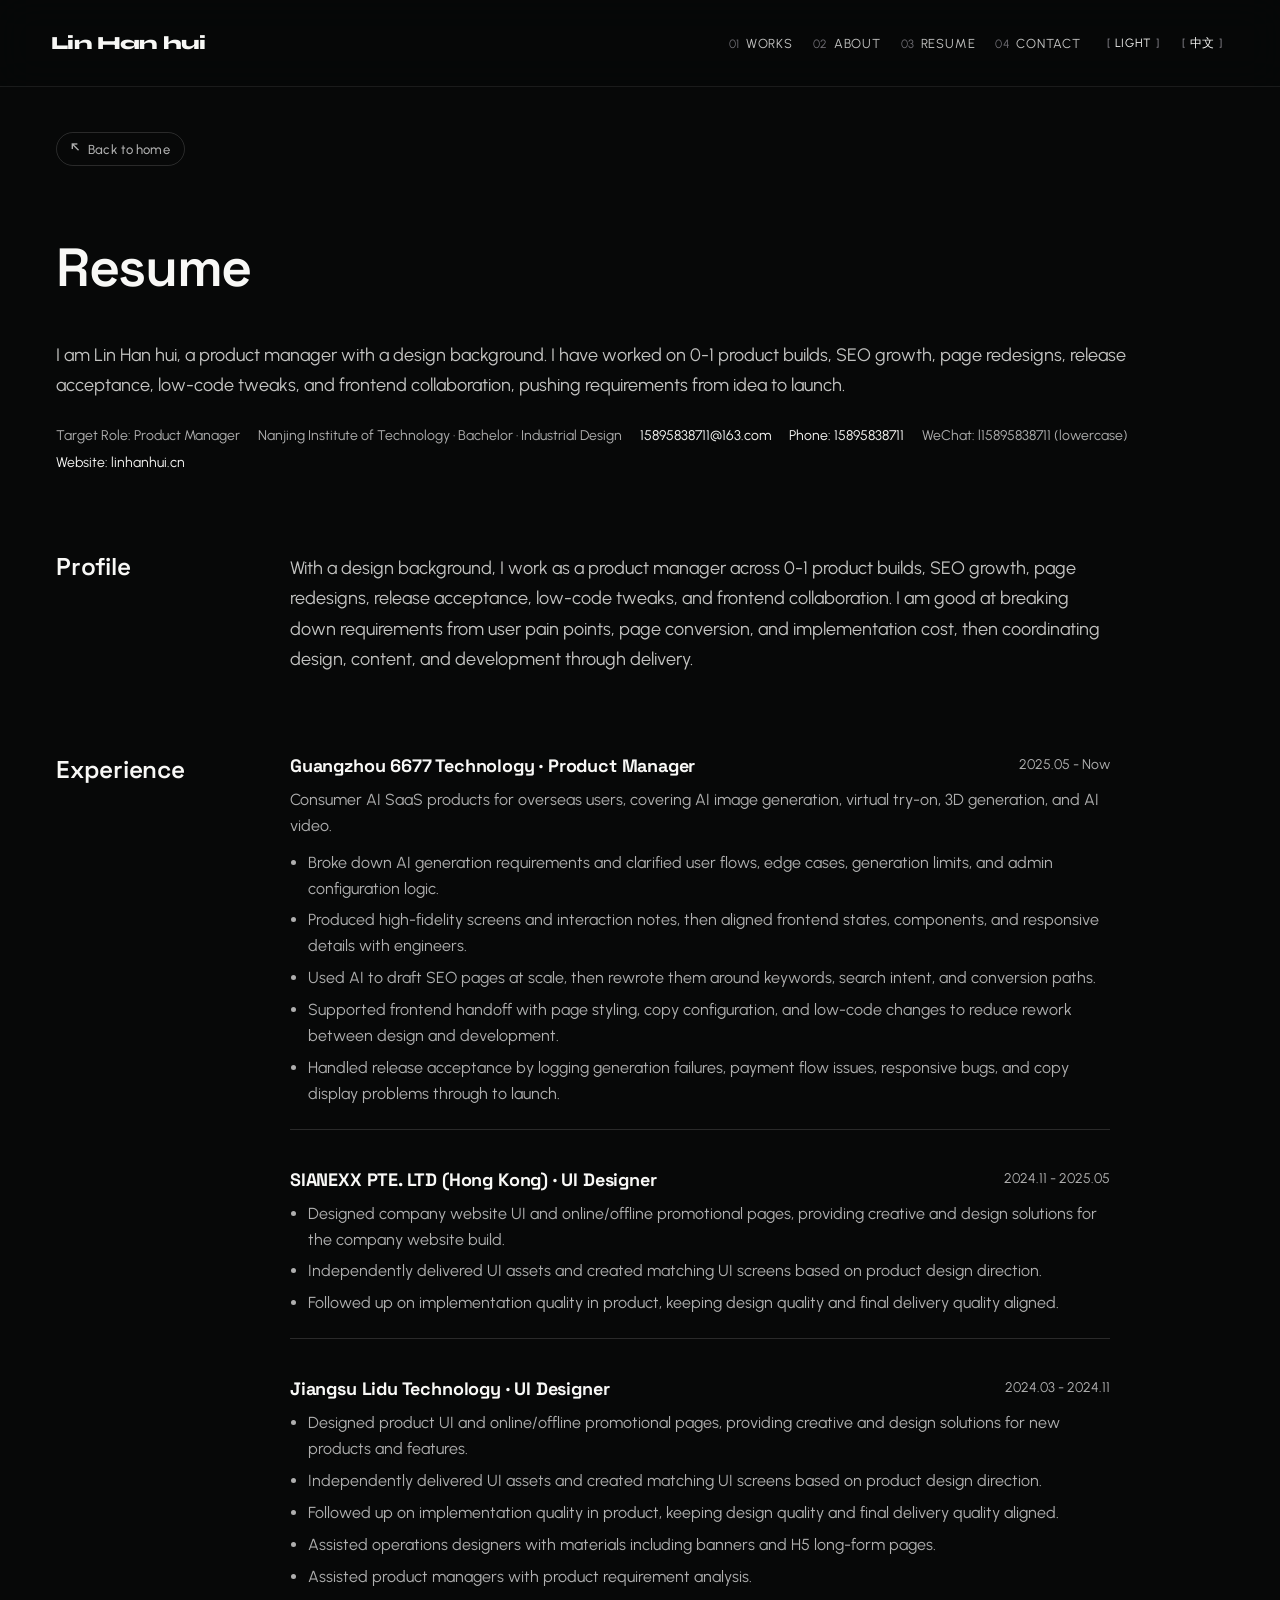
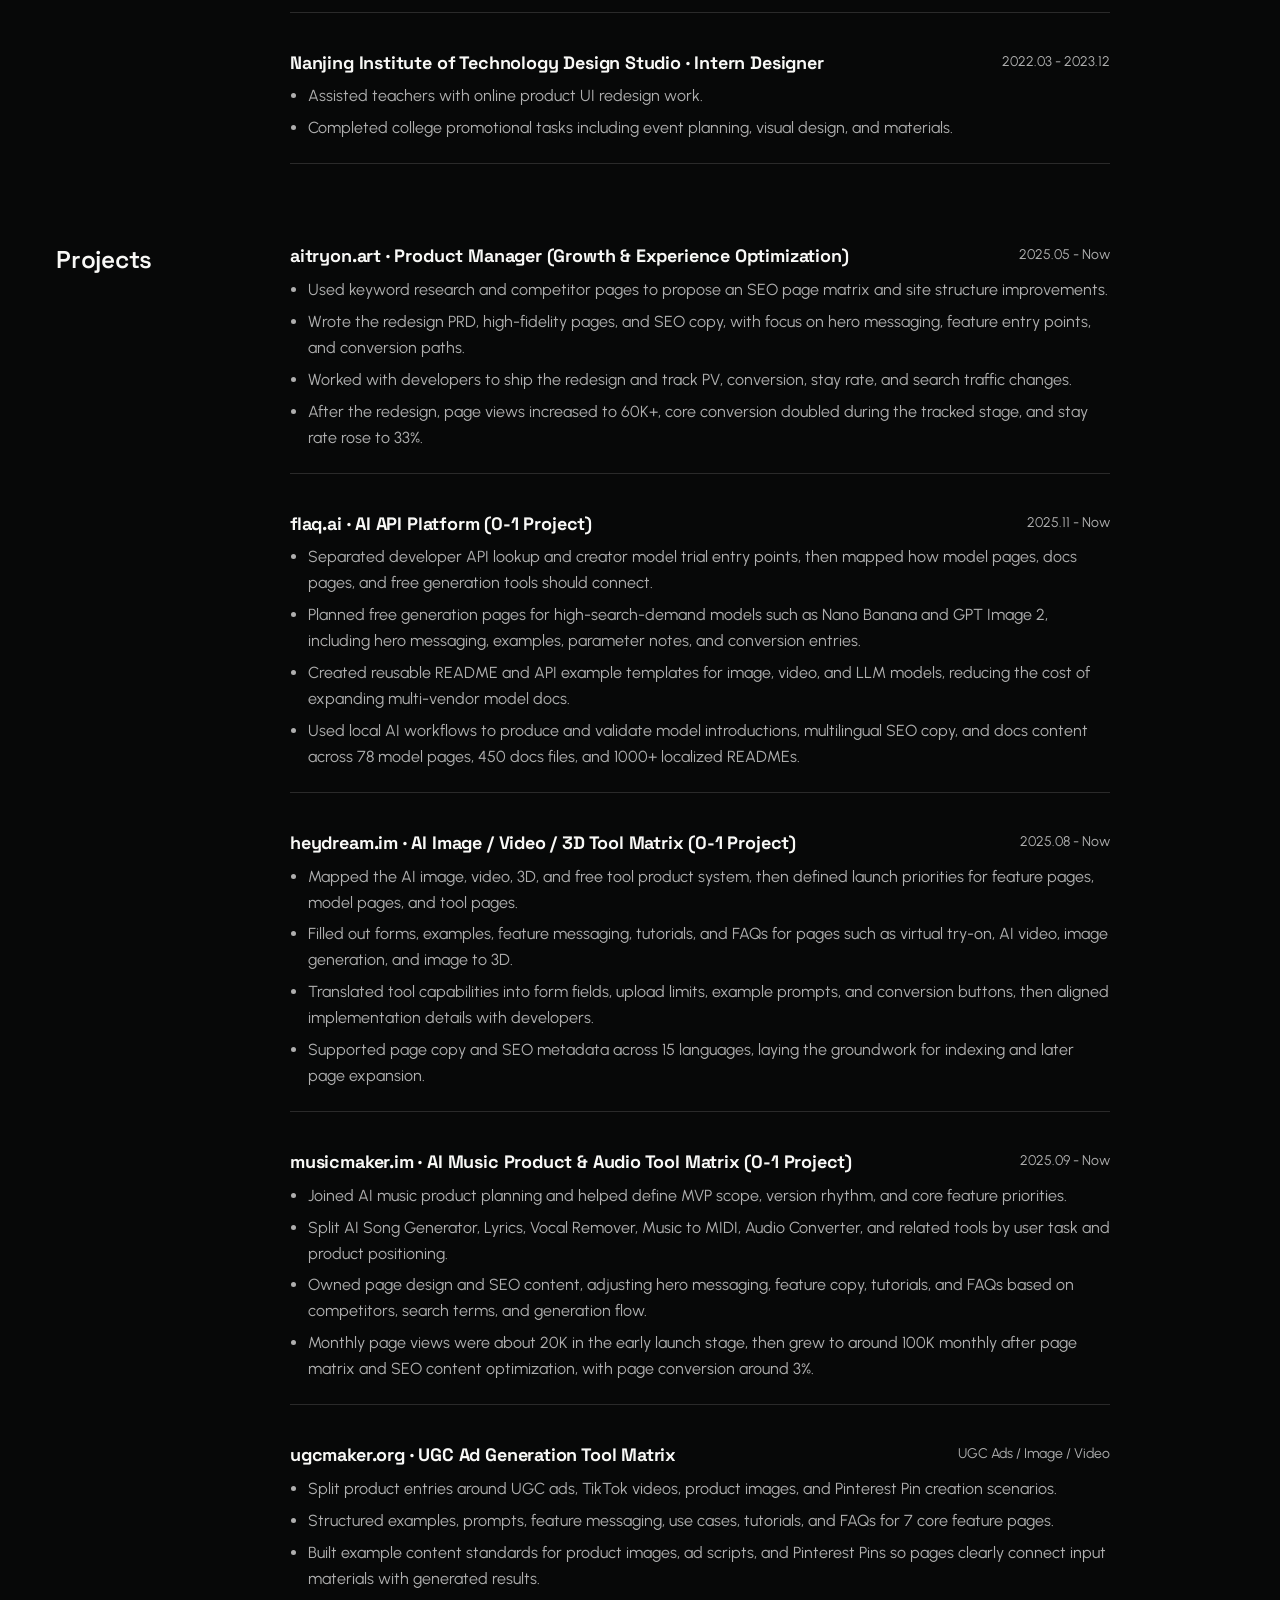
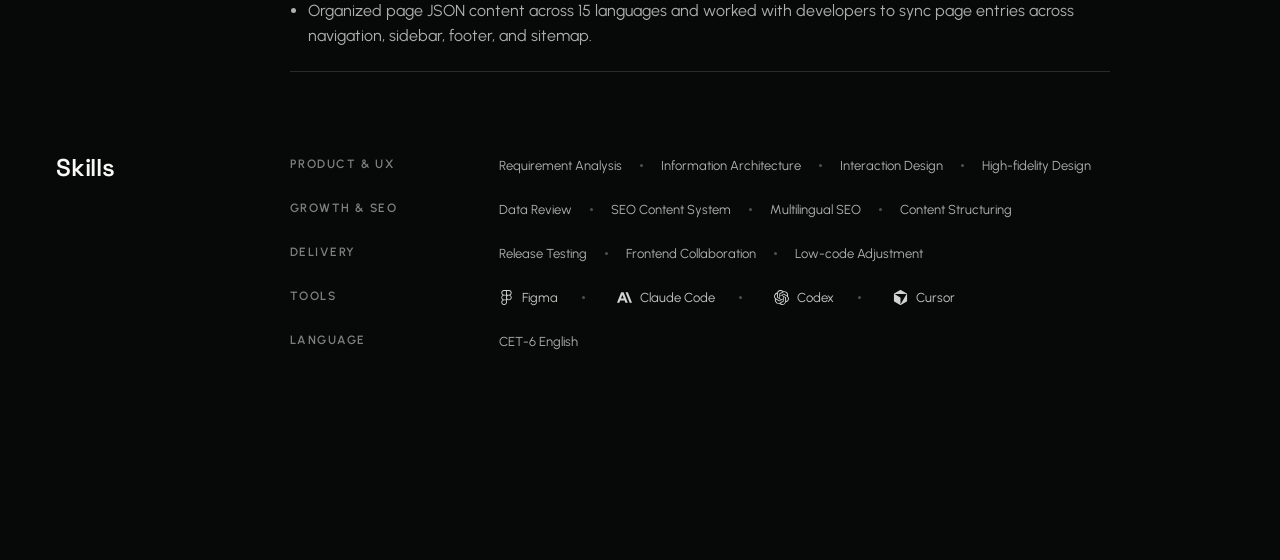
<file: resume.html>
<!doctype html>
<html lang="zh" data-theme="dark">
  <head>
    <meta charset="UTF-8" />
    <meta name="viewport" content="width=device-width, initial-scale=1.0" />
    <title>Resume — Lin Han hui</title>
    <script>
      document.documentElement.dataset.theme = localStorage.getItem("theme") || "dark";
    </script>
    <link rel="preconnect" href="https://fonts.googleapis.com" />
    <link rel="preconnect" href="https://fonts.gstatic.com" crossorigin />
    <link
      href="https://fonts.googleapis.com/css2?family=Space+Grotesk:wght@500;600;700&family=Syne:wght@700;800&family=Urbanist:wght@400;500;600;700&display=block"
      rel="stylesheet"
    />
    <link rel="stylesheet" href="./css/styles.css" />
  </head>
  <body class="case-page resume-page">
    <header class="topbar" aria-label="Site navigation">
      <a class="brand" href="./index.html#home" aria-label="Lin Han hui home">
        <span class="brand-text">Lin Han hui</span>
      </a>
      <button class="nav-menu-toggle" type="button" aria-expanded="false" aria-controls="siteNav" aria-label="Open navigation">
        <span>MENU</span>
        <i aria-hidden="true"></i>
      </button>
      <nav class="nav-links" id="siteNav">
        <a href="./index.html#works" data-nav-index="01" data-i18n="nav-works">Works</a>
        <a href="./index.html#about" data-nav-index="02" data-i18n="nav-about">About</a>
        <a href="./resume.html" data-nav-index="03" data-i18n="nav-resume">Resume</a>
        <a href="mailto:15895838711@163.com" data-nav-index="04" data-i18n="nav-contact">Contact</a>
        <button class="theme-toggle" id="themeToggle" aria-label="Toggle theme">
          <span class="theme-label">LIGHT</span>
        </button>
        <button class="lang-toggle" id="langToggle" aria-label="Switch language">
          <span class="lang-text">中文</span>
        </button>
      </nav>
    </header>

    <main>
      <section class="detail-hero">
        <a class="back-link" href="./index.html#home" data-i18n="resume-back">Back to home</a>
        <h1 data-i18n="resume-title">Resume</h1>
        <p class="detail-intro" data-i18n="resume-intro">
          林瀚辉，设计背景转产品经理，做过 0-1 产品搭建、SEO 增长、页面改版和版本验收，也能参与低代码与前端协作，推动需求从想法到上线。
        </p>
        <div class="resume-contact">
          <span data-i18n="resume-role">意向岗位：产品经理</span>
          <span data-i18n="resume-edu">南京工程学院 · 本科 · 工业设计</span>
          <a href="mailto:15895838711@163.com">15895838711@163.com</a>
          <a href="tel:15895838711" data-i18n="resume-phone">电话：15895838711</a>
          <span data-i18n="resume-wechat">微信：l15895838711（小写）</span>
          <a href="https://linhanhui.cn" target="_blank" rel="noreferrer" data-i18n="resume-site">个人站：linhanhui.cn</a>
        </div>
      </section>

      <section class="detail-section">
        <h2 data-i18n="resume-profile-title">Profile</h2>
        <p data-i18n="resume-profile">
          设计背景转产品经理，做过 0-1 产品搭建、SEO 增长、页面改版和版本验收，也能参与低代码与前端协作，推动需求从想法到上线。擅长从用户痛点、页面转化和实现成本出发拆解需求，并推动设计、内容与开发协同落地。
        </p>
      </section>

      <section class="detail-section">
        <h2 data-i18n="resume-experience-title">Experience</h2>
        <div class="resume-list">
          <article class="resume-item">
            <header>
              <h3 data-i18n="resume-exp-1-title">广州六六柒柒科技有限公司｜产品经理</h3>
              <time data-i18n="resume-exp-1-time">2025.05 - Now</time>
            </header>
            <p data-i18n="resume-exp-1-desc">面向海外用户的 C 端 AI SaaS 产品，覆盖 AI 图像生成、虚拟试衣、3D 生成和 AI 视频等场景。</p>
            <ul>
              <li data-i18n="resume-exp-1-li-1">拆解 AI 生成类功能需求，补齐用户路径、异常状态、生成限制和后台配置逻辑。</li>
              <li data-i18n="resume-exp-1-li-2">输出高保真页面和交互说明，与前端对齐状态、组件和响应式细节。</li>
              <li data-i18n="resume-exp-1-li-3">使用 AI 批量生成 SEO 页面初稿，再根据关键词、搜索意图和转化路径做人工改写。</li>
              <li data-i18n="resume-exp-1-li-4">参与前端交接，补充部分页面样式、文案配置和低代码调整，减少设计到开发之间的返工。</li>
              <li data-i18n="resume-exp-1-li-5">负责版本验收，记录生成失败、支付链路、页面适配和文案展示问题，并跟进修复上线。</li>
            </ul>
          </article>

          <article class="resume-item">
            <header>
              <h3 data-i18n="resume-exp-2-title">SIANEXX PTE. LTD（香港）｜UI 设计师</h3>
              <time>2024.11 - 2025.05</time>
            </header>
            <ul>
              <li data-i18n="resume-exp-2-li-1">负责公司网站 UI 界面设计和线上线下宣传页面设计，为公司网站搭建提供创意及设计方案。</li>
              <li data-i18n="resume-exp-2-li-2">独立完成 UI 相关制作，能根据产品的设计思路设计相应配套的 UI 界面。</li>
              <li data-i18n="resume-exp-2-li-3">跟进设计效果在产品上的实现效果，保证设计品质与最终实现品质的统一。</li>
            </ul>
          </article>

          <article class="resume-item">
            <header>
              <h3 data-i18n="resume-exp-3-title">江苏粒度科技有限公司｜UI 设计师</h3>
              <time>2024.03 - 2024.11</time>
            </header>
            <ul>
              <li data-i18n="resume-exp-3-li-1">负责公司产品 UI 界面设计和线上线下宣传页面设计，为公司新产品与新功能提供创意及设计方案。</li>
              <li data-i18n="resume-exp-3-li-2">独立完成 UI 相关制作，能根据产品的设计思路设计相应配套的 UI 界面。</li>
              <li data-i18n="resume-exp-3-li-3">跟进设计效果在产品上的实现效果，保证设计品质与最终实现品质的统一。</li>
              <li data-i18n="resume-exp-3-li-4">辅助公司运营设计师进行运营设计，包括但不限于 banner、H5 长页等。</li>
              <li data-i18n="resume-exp-3-li-5">辅助产品经理进行产品需求分析。</li>
            </ul>
          </article>

          <article class="resume-item">
            <header>
              <h3 data-i18n="resume-exp-4-title">南京工程学院艺术设计学院设计工作坊｜实习设计师</h3>
              <time>2022.03 - 2023.12</time>
            </header>
            <ul>
              <li data-i18n="resume-exp-4-li-1">协助老师完成在线产品 UI 改版工作。</li>
              <li data-i18n="resume-exp-4-li-2">完成学院宣发任务，包括活动策划、视觉设计与物料设计。</li>
            </ul>
          </article>
        </div>
      </section>

      <section class="detail-section">
        <h2 data-i18n="resume-projects-title">Projects</h2>
        <div class="resume-list">
          <article class="resume-item">
            <header>
              <h3 data-i18n="resume-project-1-title">aitryon.art｜产品经理（增长与体验优化）</h3>
              <time data-i18n="resume-project-1-type">2025.05 - 至今</time>
            </header>
            <ul>
              <li data-i18n="resume-project-1-li-1">基于关键词和竞品页面，提出 SEO 页面矩阵和站内结构优化方案。</li>
              <li data-i18n="resume-project-1-li-2">输出改版 PRD、高保真页面和 SEO 文案，重点优化首屏信息、功能入口和转化路径。</li>
              <li data-i18n="resume-project-1-li-3">与开发推进改版上线，跟踪 PV、转化率、停留率和搜索流量变化。</li>
              <li data-i18n="resume-project-1-li-4">改版后页面浏览量提升至 60K+，核心转化率在阶段内翻倍，页面停留表现提升至 33%。</li>
            </ul>
          </article>

          <article class="resume-item">
            <header>
              <h3 data-i18n="resume-project-2-title">flaq.ai｜AI API 平台（0-1 项目）</h3>
              <time data-i18n="resume-project-2-type">2025.11 - 至今</time>
            </header>
            <ul>
              <li data-i18n="resume-project-2-li-1">区分开发者查 API 和创作者试模型两类入口，梳理模型页、文档页和免费生成工具页的承接关系。</li>
              <li data-i18n="resume-project-2-li-2">围绕 Nano Banana、GPT Image 2 等高搜索需求模型，规划免费生成页的首屏表达、示例内容、参数说明和转化入口。</li>
              <li data-i18n="resume-project-2-li-3">为图像、视频、LLM 等模型沉淀 README 和 API 示例模板，降低多厂商模型文档的扩展成本。</li>
              <li data-i18n="resume-project-2-li-4">结合本地 AI 工作流产出并校验模型介绍、多语言 SEO 文案和文档内容，覆盖 78 个模型页、450 份文档和 1000+ 本地化 README。</li>
            </ul>
          </article>

          <article class="resume-item">
            <header>
              <h3 data-i18n="resume-project-3-title">heydream.im｜AI 图像 / 视频 / 3D 工具矩阵（0-1 项目）</h3>
              <time data-i18n="resume-project-3-type">2025.08 - 至今</time>
            </header>
            <ul>
              <li data-i18n="resume-project-3-li-1">梳理 AI 图像、视频、3D 和免费工具的产品地图，确定功能页、模型页和工具页的上线优先级。</li>
              <li data-i18n="resume-project-3-li-2">为虚拟试穿、AI 视频、图像生成、图片转 3D 等页面补齐表单、示例、功能卖点、教程和 FAQ 内容。</li>
              <li data-i18n="resume-project-3-li-3">把不同工具能力转成表单字段、上传限制、示例提示词和转化按钮，与开发对齐页面实现细节。</li>
              <li data-i18n="resume-project-3-li-4">参与 15 种语言页面文案与 SEO metadata 校验，为工具页收录和后续扩展打基础。</li>
            </ul>
          </article>

          <article class="resume-item">
            <header>
              <h3 data-i18n="resume-project-4-title">musicmaker.im｜AI 音乐产品与音频工具矩阵（0-1 项目）</h3>
              <time data-i18n="resume-project-4-type">2025.09 - 至今</time>
            </header>
            <ul>
              <li data-i18n="resume-project-4-li-1">参与 AI 音乐产品立项，协助梳理 MVP 范围、版本节奏和核心功能优先级。</li>
              <li data-i18n="resume-project-4-li-2">按用户任务拆分 AI Song Generator、Lyrics、Vocal Remover、Music to MIDI、Audio Converter 等工具页的产品定位。</li>
              <li data-i18n="resume-project-4-li-3">负责页面设计与 SEO 内容，结合竞品、搜索词和生成流程调整首屏表达、功能文案、教程和 FAQ。</li>
              <li data-i18n="resume-project-4-li-4">项目上线初期月浏览量约 20K，经过页面矩阵和 SEO 内容优化后增长至月均约 100K，页面转化率约 3%。</li>
            </ul>
          </article>

          <article class="resume-item">
            <header>
              <h3 data-i18n="resume-project-5-title">ugcmaker.org｜UGC 广告生成工具矩阵</h3>
              <time data-i18n="resume-project-5-type">UGC Ads / Image / Video</time>
            </header>
            <ul>
              <li data-i18n="resume-project-5-li-1">围绕 UGC 广告、TikTok 视频、商品图和 Pinterest Pin 等营销场景，拆分工具页定位和产品入口。</li>
              <li data-i18n="resume-project-5-li-2">负责 7 个核心功能页的页面设计、SEO 文案、示例素材、提示词、应用场景、教程和 FAQ。</li>
              <li data-i18n="resume-project-5-li-3">建立商品图、广告脚本、Pinterest Pin 等示例内容标准，让页面能直观看出输入素材和生成结果的对应关系。</li>
              <li data-i18n="resume-project-5-li-4">按 15 种语言组织页面 JSON 内容，与开发协作同步导航、侧边栏、Footer 和 Sitemap 的页面入口。</li>
            </ul>
          </article>
        </div>
      </section>

      <section class="detail-section">
        <h2 data-i18n="resume-skills-title">Skills</h2>
        <div class="resume-skill-matrix">
          <div class="resume-skill-row">
            <h3 data-i18n="resume-skill-group-1">Product & UX</h3>
            <div class="resume-tags">
              <span data-i18n="resume-skill-1">需求分析</span>
              <span data-i18n="resume-skill-2">信息架构</span>
              <span data-i18n="resume-skill-3">交互设计</span>
              <span data-i18n="resume-skill-4">高保真设计</span>
            </div>
          </div>
          <div class="resume-skill-row">
            <h3 data-i18n="resume-skill-group-2">Growth & SEO</h3>
            <div class="resume-tags">
              <span data-i18n="resume-skill-6">数据复盘</span>
              <span data-i18n="resume-skill-7">SEO 内容系统</span>
              <span data-i18n="resume-skill-8">多语言 SEO</span>
              <span data-i18n="resume-skill-9">内容结构化</span>
            </div>
          </div>
          <div class="resume-skill-row">
            <h3 data-i18n="resume-skill-group-3">Delivery</h3>
            <div class="resume-tags">
              <span data-i18n="resume-skill-5">版本测试</span>
              <span data-i18n="resume-skill-10">前端协同</span>
              <span data-i18n="resume-skill-11">低代码调整</span>
            </div>
          </div>
          <div class="resume-skill-row">
            <h3 data-i18n="resume-skill-group-4">Tools</h3>
            <div class="resume-tags">
              <span class="resume-tag--tool">
                <img src="./assets/brand/figma.svg" alt="" aria-hidden="true" />
                <span class="resume-tool-label" data-i18n="resume-skill-12">Figma</span>
              </span>
              <span class="resume-tag--tool">
                <img src="./assets/brand/anthropic.svg" alt="" aria-hidden="true" />
                <span class="resume-tool-label" data-i18n="resume-skill-13">Claude Code</span>
              </span>
              <span class="resume-tag--tool">
                <img src="./assets/brand/openai.svg" alt="" aria-hidden="true" />
                <span class="resume-tool-label" data-i18n="resume-skill-14">Codex</span>
              </span>
              <span class="resume-tag--tool">
                <img src="./assets/brand/cursor.svg" alt="" aria-hidden="true" />
                <span class="resume-tool-label" data-i18n="resume-skill-15">Cursor</span>
              </span>
            </div>
          </div>
          <div class="resume-skill-row">
            <h3 data-i18n="resume-skill-group-5">Language</h3>
            <div class="resume-tags">
              <span data-i18n="resume-skill-16">CET-6 English</span>
            </div>
          </div>
        </div>
      </section>
    </main>

    <script src="./js/script.js"></script>
  </body>
</html>
</file>
<file: css/styles.css>
:root {
  color-scheme: dark;
  --ink: #070808;
  --paper: #f4f1f8;
  --white: #f8f8f6;
  --muted: #8d8a92;
  --soft: rgba(255, 255, 255, 0.68);
  --line: rgba(255, 255, 255, 0.14);
  --accent: #d7ff2f;
  --accent-soft: rgba(215, 255, 47, 0.12);
  --accent-line: rgba(215, 255, 47, 0.44);
  --nav-bg: rgba(7, 8, 8, 0.68);
  --nav-line: rgba(255, 255, 255, 0.08);
  --max: 1680px;
  --detail: 1180px;
  --detail-media: 1440px;
  --reading: 820px;
  --font-display: "Syne", ui-sans-serif, system-ui, sans-serif;
  --font-title: "Space Grotesk", ui-sans-serif, system-ui, sans-serif;
  --font-body: "Urbanist", "Inter", "PingFang SC", "Microsoft YaHei UI", "Microsoft YaHei", ui-sans-serif, system-ui, -apple-system, BlinkMacSystemFont, "Segoe UI", sans-serif;
  --font-copy: "Urbanist", "Inter", "PingFang SC", "Microsoft YaHei UI", "Microsoft YaHei", ui-sans-serif, system-ui, -apple-system, BlinkMacSystemFont, "Segoe UI", sans-serif;
  --copy: color-mix(in srgb, var(--white) 78%, transparent);
  --copy-muted: color-mix(in srgb, var(--white) 70%, transparent);
}

[data-theme="light"] {
  color-scheme: light;
  --ink: #f5f3ef;
  --paper: #070808;
  --white: #1a1a1a;
  --muted: #6b6870;
  --soft: rgba(20, 20, 20, 0.72);
  --line: rgba(20, 20, 20, 0.14);
  --accent: #627400;
  --accent-soft: rgba(98, 116, 0, 0.09);
  --accent-line: rgba(98, 116, 0, 0.28);
  --nav-bg: rgba(245, 243, 239, 0.68);
  --nav-line: rgba(20, 20, 20, 0.08);
  --copy: color-mix(in srgb, var(--white) 76%, transparent);
  --copy-muted: color-mix(in srgb, var(--white) 68%, transparent);
}

* {
  box-sizing: border-box;
}

html {
  scroll-behavior: smooth;
}

#home,
#works,
#about,
#contact,
.detail-hero,
.detail-section {
  scroll-margin-top: 96px;
}

body {
  margin: 0;
  min-width: 320px;
  overflow-x: hidden;
  background: var(--ink);
  color: var(--white);
  font-family: var(--font-body);
  font-weight: 400;
  letter-spacing: 0;
  transition: background 400ms ease, color 400ms ease;
}

h1, h2, h3,
.project-title,
.brand {
  font-family: var(--font-title);
}

body.is-loading {
  overflow: hidden;
}

a {
  color: inherit;
  text-decoration: none;
}

button {
  font: inherit;
  border: 0;
  background: transparent;
  color: inherit;
  cursor: pointer;
  padding: 0;
}

/* ─── Loader ─────────────────────────────────────────────────────────────── */
.loader {
  position: fixed;
  inset: 0;
  z-index: 20;
  min-height: 100vh;
  min-height: 100svh;
  display: grid;
  grid-template-rows: 1fr auto 1fr;
  place-items: center;
  background: var(--ink);
  color: var(--white);
  --load-progress: 0%;
  --loader-line-color: rgba(248, 248, 246, 0.58);
  --loader-count-color: rgba(248, 248, 246, 0.46);
  transition: transform 820ms cubic-bezier(0.76, 0, 0.24, 1), visibility 820ms ease;
}

[data-theme="light"] .loader {
  --loader-line-color: rgba(26, 26, 26, 0.58);
  --loader-count-color: rgba(26, 26, 26, 0.46);
}

.loader.is-hidden {
  transform: translateY(-100%);
  visibility: hidden;
  pointer-events: none;
}

.loader-mark {
  position: relative;
  grid-row: 2;
  width: min(76vw, 760px);
  margin: 0;
  font-family: var(--font-display);
  font-size: clamp(42px, 6.7vw, 96px);
  font-weight: 800;
  line-height: 0.88;
  letter-spacing: -0.045em;
  white-space: nowrap;
}

.loader-word {
  display: block;
  width: 100%;
  text-align: center;
}

.loader-word--base {
  color: var(--white);
  opacity: 0.28;
}

.loader-word--progress {
  position: absolute;
  inset: 0;
  color: var(--white);
  opacity: 1;
  clip-path: inset(0 calc(100% - var(--load-progress)) 0 0);
}

.loader-line {
  position: absolute;
  left: 50%;
  top: calc(50% + clamp(46px, 6.8vw, 92px));
  max-width: min(640px, calc(100vw - 48px));
  margin: 0;
  color: var(--loader-line-color);
  font-size: 14px;
  line-height: 1.4;
  text-align: center;
  transform: translateX(-50%);
}

.loader-count {
  position: absolute;
  bottom: 16vh;
  margin: 0;
  color: var(--loader-count-color);
}

/* ─── Site Shell ─────────────────────────────────────────────────────────── */
.site-shell {
  min-height: 100vh;
  opacity: 1;
}

.site-shell::before {
  position: fixed;
  inset: 0;
  z-index: -1;
  content: "";
  background: var(--ink);
  transition: background 400ms ease;
}

/* ─── Scroll Reveal ─────────────────────────────────────────────────────── */
.reveal-section {
  opacity: 1;
  --title-offset: -108%;
  --content-progress: 0;
  --content-y: 18px;
}

.blind-title {
  overflow: hidden;
}

.blind-title > span,
.blind-title > .title-mask {
  display: block;
  transform: translate3d(0, var(--title-offset), 0);
  will-change: transform;
}

.reveal-section.is-visible .blind-title > span,
.reveal-section.is-visible .blind-title > .title-mask {
  --title-offset: 0%;
  animation: blind-title-down 650ms cubic-bezier(0.76, 0, 0.24, 1) 30ms both;
}

.reveal-section.is-visible .preview-copy .blind-title > span {
  animation-delay: 70ms;
}

.reveal-content {
  opacity: var(--content-progress);
  transform: translate3d(0, var(--content-y), 0);
  transition:
    opacity 380ms ease,
    transform 480ms cubic-bezier(0.22, 1, 0.36, 1);
  transition-delay: 0ms;
  will-change: opacity, transform;
}

.reveal-section.is-visible .reveal-content {
  --content-progress: 1;
  --content-y: 0px;
  opacity: 1;
  transform: translate3d(0, 0, 0);
  transition-delay: 390ms;
}

.reveal-section.is-visible .preview.reveal-content {
  transition-delay: 440ms;
}

.reveal-section.is-visible .about-content.reveal-content,
.reveal-section.is-visible .contact-bottom.reveal-content {
  transition-delay: 470ms;
}

@keyframes blind-title-down {
  from {
    transform: translate3d(0, -108%, 0);
  }
  to {
    transform: translate3d(0, 0, 0);
  }
}

/* ─── Topbar ─────────────────────────────────────────────────────────────── */
.topbar {
  position: fixed;
  top: 0;
  left: 0;
  right: 0;
  z-index: 10;
  display: flex;
  align-items: center;
  justify-content: space-between;
  padding: 28px clamp(24px, 4vw, 72px);
  color: var(--white);
  font-size: 15px;
  background: var(--nav-bg);
  border-bottom: 1px solid var(--nav-line);
  backdrop-filter: blur(18px);
  -webkit-backdrop-filter: blur(18px);
}

[data-theme="light"] .topbar {
  background: var(--nav-bg);
}

.brand {
  position: relative;
  display: inline-flex;
  align-items: center;
  flex: 0 0 auto;
  color: var(--white);
  font-family: var(--font-display);
  font-size: clamp(17px, 1.45vw, 22px);
  font-weight: 800;
  line-height: 0.88;
  letter-spacing: -0.045em;
  white-space: nowrap;
}

.brand-text {
  display: block;
}

.brand::after {
  position: absolute;
  left: 0;
  right: 0;
  bottom: -7px;
  height: 1px;
  content: "";
  background: currentColor;
  opacity: 0;
  transform: scaleX(0.52);
  transform-origin: left;
  transition: opacity 180ms ease, transform 180ms ease;
}

.brand:hover::after,
.brand:focus-visible::after {
  opacity: 0.42;
  transform: scaleX(1);
}

.nav-links {
  display: flex;
  align-items: center;
  gap: 20px;
  text-transform: uppercase;
  font-size: 13px;
  letter-spacing: 0.06em;
}

.nav-menu-toggle {
  display: none;
  align-items: center;
  gap: 10px;
  min-height: 34px;
  color: var(--white);
  font-size: 12px;
  font-weight: 600;
  letter-spacing: 0.08em;
  text-transform: uppercase;
}

.nav-menu-toggle i {
  position: relative;
  width: 22px;
  height: 9px;
  border-top: 1px solid currentColor;
  border-bottom: 1px solid currentColor;
  transition: transform 180ms ease, height 180ms ease;
}

.topbar.is-nav-open .nav-menu-toggle {
  color: var(--accent);
}

.topbar.is-nav-open .nav-menu-toggle i {
  height: 1px;
  transform: rotate(-18deg);
}

.nav-links a {
  position: relative;
  display: inline-flex;
  align-items: baseline;
  gap: 6px;
  opacity: 0.78;
  transition: color 180ms ease, opacity 180ms ease;
}

.nav-links a::before {
  content: attr(data-nav-index);
  color: var(--muted);
  font-size: 12px;
  letter-spacing: 0.04em;
  transition: color 180ms ease;
}

.nav-links a::after {
  position: absolute;
  left: 0;
  right: 0;
  bottom: -7px;
  height: 1px;
  content: "";
  background: currentColor;
  opacity: 0;
  transform: scaleX(0.72);
  transform-origin: left;
  transition: opacity 180ms ease, transform 180ms ease;
}

.nav-links a:hover,
.nav-links a:focus-visible {
  opacity: 1;
}

.nav-links a:hover::before,
.nav-links a:focus-visible::before {
  color: var(--accent);
}

.nav-links a:hover::after,
.nav-links a:focus-visible::after {
  opacity: 0.42;
  transform: scaleX(1);
}

.theme-toggle,
.lang-toggle {
  position: relative;
  display: inline-flex;
  align-items: center;
  justify-content: center;
  min-height: 30px;
  padding: 0 6px;
  border: 0;
  border-radius: 0;
  background: transparent;
  color: var(--white);
  font-family: var(--font-body);
  font-size: 12px;
  letter-spacing: 0.06em;
  text-transform: uppercase;
  cursor: pointer;
  transition: color 180ms ease;
}

.theme-toggle::before,
.lang-toggle::before {
  content: "[";
  margin-right: 4px;
  color: var(--muted);
  transition: color 180ms ease;
}

.theme-toggle::after,
.lang-toggle::after {
  content: "]";
  margin-left: 4px;
  color: var(--muted);
  transition: color 180ms ease;
}

.theme-toggle:hover,
.theme-toggle:focus-visible,
.lang-toggle:hover,
.lang-toggle:focus-visible {
  color: var(--accent);
}

.theme-toggle:hover::before,
.theme-toggle:hover::after,
.theme-toggle:focus-visible::before,
.theme-toggle:focus-visible::after,
.lang-toggle:hover::before,
.lang-toggle:hover::after,
.lang-toggle:focus-visible::before,
.lang-toggle:focus-visible::after {
  color: var(--accent);
}

.theme-toggle + .lang-toggle {
  margin-left: -10px;
}

/* ─── Hero About ─────────────────────────────────────────────────────────── */
.hero-about {
  position: relative;
  min-height: 100vh;
  display: flex;
  flex-direction: column;
  align-items: flex-start;
  justify-content: center;
  padding: 0 clamp(24px, 4vw, 72px);
  padding-top: 96px;
}

.hero-kicker {
  margin: 0 0 32px;
  font-size: 13px;
  letter-spacing: 0.18em;
  font-weight: 500;
  color: var(--soft);
}

.hero-name {
  margin: 0 0 40px;
  font-family: var(--font-display);
  font-size: clamp(64px, 13vw, 220px);
  font-weight: 800;
  line-height: 0.88;
  letter-spacing: -0.035em;
  color: var(--white);
  text-wrap: balance;
}

.hero-intro {
  max-width: 640px;
  margin: 0;
  color: var(--copy);
  font-family: var(--font-copy);
  font-size: clamp(18px, 1.18vw, 21px);
  font-weight: 400;
  line-height: 1.66;
}

.hero-intro + .hero-intro {
  margin-top: 12px;
}

.hero-tags {
  position: absolute;
  right: clamp(24px, 4vw, 72px);
  bottom: clamp(40px, 6vw, 72px);
  display: flex;
  flex-direction: column;
  align-items: flex-end;
  gap: 10px;
}

.hero-tag {
  display: inline-flex;
  align-items: center;
  padding: 6px 14px;
  border: 1px solid var(--line);
  border-radius: 999px;
  font-family: var(--font-body);
  font-size: 12px;
  font-weight: 500;
  line-height: 1;
  letter-spacing: 0.12em;
  color: var(--soft);
  text-transform: uppercase;
}

.hero-tag--available {
  color: var(--white);
  border-color: var(--white);
}

.hero-tag--available::first-letter {
  color: var(--accent);
}

/* ─── Work Stage ─────────────────────────────────────────────────────────── */
.work-stage {
  width: min(var(--max), 100%);
  min-height: 100vh;
  margin: 0 auto;
  padding: 72px clamp(24px, 4vw, 72px) 86px;
  display: grid;
  grid-template-columns: minmax(420px, 0.72fr) minmax(620px, 1.28fr);
  gap: clamp(44px, 5.2vw, 88px);
  align-items: center;
}

.work-stage--featured {
  grid-template-columns: 1fr;
  align-items: start;
}

.work-heading {
  grid-column: 1 / -1;
  align-self: end;
  margin-bottom: clamp(10px, 2vw, 28px);
}

.work-heading h2 {
  margin: 0;
  padding-bottom: 34px;
  border-bottom: 1px solid var(--line);
  font-family: var(--font-display);
  font-size: clamp(68px, 11vw, 188px);
  font-weight: 800;
  line-height: 0.84;
  letter-spacing: -0.045em;
  color: var(--white);
}

.section-kicker {
  margin: 0 0 26px;
  color: var(--white);
  font-family: var(--font-body);
  font-size: 13px;
  font-weight: 500;
  letter-spacing: 0.18em;
  text-transform: uppercase;
}

.featured-case,
.preview {
  display: grid;
  grid-template-columns: minmax(340px, 0.64fr) minmax(0, 1fr);
  gap: clamp(34px, 4.2vw, 70px);
  align-items: start;
  min-width: 0;
  padding-bottom: clamp(34px, 5vw, 64px);
  border-bottom: 1px solid var(--line);
}

.featured-case + .featured-case {
  margin-top: clamp(76px, 9vw, 144px);
}

.featured-case-copy {
  align-self: start;
  display: flex;
  flex-direction: column;
  justify-content: flex-start;
  min-height: 100%;
  padding-top: 12px;
}

.preview-media {
  position: relative;
  display: block;
  aspect-ratio: 16 / 9;
  width: 100%;
  max-width: 100%;
  height: auto;
  overflow: hidden;
  border-radius: 8px;
  background: rgba(255, 255, 255, 0.05);
  box-shadow: inset 0 0 0 1px rgba(255, 255, 255, 0.08);
  cursor: pointer;
  isolation: isolate;
}

.featured-cover {
  align-self: center;
}

.work-stage .featured-case.reveal-content {
  opacity: 1;
  transform: none;
  transition: none;
}

.featured-case .featured-case-copy > *,
.featured-case .featured-cover {
  opacity: 0;
  will-change: opacity, transform, clip-path;
}

.featured-case .featured-case-copy > * {
  transform: translate3d(0, 14px, 0);
  transition:
    opacity 360ms ease,
    transform 460ms cubic-bezier(0.22, 1, 0.36, 1);
}

.featured-case .featured-cover {
  clip-path: inset(0 100% 0 0);
  transform: translate3d(0, 12px, 0);
  transition:
    opacity 420ms ease,
    clip-path 640ms cubic-bezier(0.76, 0, 0.24, 1),
    transform 520ms cubic-bezier(0.22, 1, 0.36, 1);
}

.reveal-section.is-visible .featured-case .blind-title > span {
  animation: none;
  transform: translate3d(0, -108%, 0);
}

.reveal-section.is-visible .featured-case.is-case-visible .blind-title > span {
  animation: blind-title-down 620ms cubic-bezier(0.76, 0, 0.24, 1) 60ms both;
}

.featured-case.is-case-visible .featured-case-copy > *,
.featured-case.is-case-visible .featured-cover {
  opacity: 1;
  transform: translate3d(0, 0, 0);
}

.featured-case.is-case-visible .featured-cover {
  clip-path: inset(0);
}

.featured-case.is-case-visible .featured-meta {
  transition-delay: 20ms;
}

.featured-case.is-case-visible .featured-case-copy h2 {
  transition-delay: 80ms;
}

.featured-case.is-case-visible .featured-case-copy p:not(.featured-meta) {
  transition-delay: 150ms;
}

.featured-case.is-case-visible .featured-cover {
  transition-delay: 90ms;
}

.featured-case.is-case-visible .featured-metrics {
  transition-delay: 220ms;
}

.featured-case.is-case-visible .featured-focus-list {
  transition-delay: 300ms;
}

[data-theme="light"] .preview-media {
  background: rgba(20, 20, 20, 0.05);
  box-shadow: inset 0 0 0 1px rgba(20, 20, 20, 0.1);
}

.preview-media::after {
  position: absolute;
  inset: 0;
  content: "";
  background:
    radial-gradient(circle at 78% 72%, rgba(255, 255, 255, 0.12), transparent 22%),
    linear-gradient(180deg, rgba(0, 0, 0, 0.02), rgba(0, 0, 0, 0.22));
  opacity: 0;
  transition: opacity 260ms ease;
  pointer-events: none;
}

.preview-media img {
  width: 100%;
  height: 100%;
  object-fit: cover;
  object-position: center;
  filter: saturate(0.88) contrast(1.02) brightness(0.94);
  transition: transform 520ms cubic-bezier(0.22, 1, 0.36, 1), opacity 220ms ease, filter 260ms ease;
}

.preview-media:hover img,
.preview-media:focus-visible img {
  filter: saturate(0.95) contrast(1.04) brightness(1.02);
  transform: scale(1.035);
}

.preview-media:hover::after,
.preview-media:focus-visible::after {
  opacity: 1;
}

.preview-cta {
  position: absolute;
  right: clamp(16px, 2.2vw, 26px);
  bottom: clamp(16px, 2.2vw, 26px);
  z-index: 1;
  display: inline-flex;
  align-items: center;
  justify-content: center;
  width: clamp(38px, 3.2vw, 48px);
  height: clamp(38px, 3.2vw, 48px);
  overflow: hidden;
  border: 1px solid rgba(255, 255, 255, 0.38);
  border-radius: 999px;
  background: rgba(255, 255, 255, 0.04);
  color: #fff;
  font-size: 0;
  font-weight: 700;
  line-height: 1;
  text-align: center;
  opacity: 1;
  transform: translate3d(0, 0, 0);
  transition:
    background 180ms ease,
    border-color 180ms ease,
    color 180ms ease,
    transform 220ms cubic-bezier(0.22, 1, 0.36, 1);
}

.preview-cta::before,
.preview-cta::after {
  position: absolute;
  inset: 0;
  display: flex;
  align-items: center;
  justify-content: center;
  font-size: clamp(20px, 1.65vw, 25px);
  font-weight: 400;
  line-height: 1;
  transition:
    opacity 180ms ease,
    transform 320ms cubic-bezier(0.22, 1, 0.36, 1);
  transform-origin: center;
}

.preview-cta::before {
  content: "↗";
  opacity: 1;
  color: #fff;
  transform: translate3d(0, -1px, 0) rotate(0deg);
}

.preview-cta::after {
  content: "→";
  opacity: 0;
  color: #6f6f6f;
  transform: translate3d(0, -1px, 0) rotate(-90deg);
}

.preview-media:hover .preview-cta,
.preview-media:focus-visible .preview-cta {
  border-color: #fff;
  background: #fff;
  transform: translate3d(0, 0, 0) scale(1.08);
}

.preview-media:hover .preview-cta::before,
.preview-media:focus-visible .preview-cta::before {
  opacity: 0;
  transform: translate3d(0, -1px, 0) rotate(90deg);
}

.preview-media:hover .preview-cta::after,
.preview-media:focus-visible .preview-cta::after {
  opacity: 1;
  transform: translate3d(0, -1px, 0) rotate(0deg);
}

.preview.is-changing img {
  opacity: 0.18;
  transform: translateY(8px);
}

.featured-case-copy p {
  margin: 0;
  color: var(--soft);
}

.featured-meta,
#previewMeta {
  max-width: 520px;
  font-family: var(--font-body);
  font-size: 12px;
  font-weight: 500;
  line-height: 1.35;
  letter-spacing: 0.05em;
  text-transform: uppercase;
}

.featured-meta {
  color: color-mix(in srgb, var(--white) 58%, transparent);
}

.featured-case-copy h2 {
  max-width: 720px;
  margin: 28px 0 0;
  font-family: var(--font-title);
  font-size: clamp(34px, 3.35vw, 56px);
  font-weight: 600;
  line-height: 1.04;
  letter-spacing: -0.025em;
  color: var(--white);
}

.featured-title--dense-zh {
  line-height: 1.08;
  margin-bottom: 4px;
}

.featured-title--dense-zh + p {
  margin-top: 24px;
}

.featured-case-copy > p:not(.featured-meta) {
  max-width: 520px;
  margin-top: 32px;
  color: var(--copy-muted);
  font-family: var(--font-copy);
  font-size: clamp(17px, 1.02vw, 19px);
  font-weight: 400;
  line-height: 1.68;
}

.featured-metrics {
  display: flex;
  flex-wrap: wrap;
  gap: 14px 22px;
  margin-top: 42px;
}

.featured-metrics span {
  position: relative;
  display: inline-flex;
  align-items: baseline;
  gap: 8px;
  min-width: 0;
  padding: 0;
  border: 0;
}

.featured-metrics span + span::before {
  content: "·";
  margin-right: 8px;
  color: color-mix(in srgb, var(--white) 34%, transparent);
}

.featured-metrics strong {
  display: inline-block;
  color: var(--white);
  font-family: var(--font-title);
  font-size: clamp(24px, 1.8vw, 32px);
  font-weight: 600;
  line-height: 1;
  white-space: nowrap;
}

.featured-metrics small {
  display: inline;
  margin-top: 0;
  color: color-mix(in srgb, var(--white) 56%, transparent);
  font-family: var(--font-body);
  font-size: 13px;
  font-weight: 500;
  line-height: 1.35;
  letter-spacing: 0.02em;
  text-transform: none;
}

.featured-focus-list {
  display: flex;
  flex-wrap: wrap;
  align-items: center;
  gap: 8px 18px;
  margin-top: 30px;
}

.featured-focus-list span {
  margin: 0;
  font-family: var(--font-body);
  font-size: 13px;
  font-weight: 500;
  letter-spacing: 0.02em;
}

.featured-focus-list span {
  display: inline-flex;
  align-items: center;
  min-height: auto;
  padding: 0;
  border: 0;
  border-radius: 0;
  color: color-mix(in srgb, var(--white) 60%, transparent);
  line-height: 1;
}

.featured-focus-list span + span::before {
  content: "";
  width: 3px;
  height: 3px;
  margin-right: 18px;
  border-radius: 999px;
  background: color-mix(in srgb, var(--white) 38%, transparent);
}

/* ─── About Panel ───────────────────────────────────────────────────────── */
.about-panel {
  width: min(var(--max), 100%);
  min-height: 100vh;
  margin: 0 auto;
  padding: 112px clamp(24px, 4vw, 72px) 104px;
}

.about-panel h2 {
  margin: 0;
  padding-bottom: 34px;
  border-bottom: 1px solid var(--line);
  font-family: var(--font-display);
  font-size: clamp(68px, 11vw, 188px);
  font-weight: 800;
  line-height: 0.84;
  letter-spacing: -0.045em;
  color: var(--white);
}

.about-content {
  display: grid;
  grid-template-columns: minmax(0, 0.95fr) minmax(420px, 0.72fr);
  gap: clamp(56px, 8vw, 136px);
  align-items: stretch;
  padding-top: clamp(72px, 10vh, 116px);
}

.about-copy {
  max-width: 860px;
}

.about-copy p {
  margin: 0;
  color: var(--copy-muted);
  font-family: var(--font-copy);
  font-size: clamp(22px, 2vw, 34px);
  font-weight: 400;
  line-height: 1.46;
  letter-spacing: 0;
}

.about-copy p + p {
  margin-top: 44px;
}

.about-copy strong,
.about-lead {
  color: var(--white);
  font-weight: 500;
}

.about-resume {
  position: relative;
  display: inline-flex;
  align-items: center;
  gap: 14px;
  justify-content: center;
  width: fit-content;
  min-height: 44px;
  margin-top: auto;
  padding: 10px 16px 10px 18px;
  border: 1px solid var(--line);
  border-radius: 999px;
  background: transparent;
  color: var(--soft);
  font-size: clamp(14px, 0.95vw, 16px);
  font-weight: 400;
  letter-spacing: 0.01em;
  text-transform: uppercase;
  align-self: flex-end;
  transition:
    background 180ms ease,
    border-color 180ms ease,
    color 180ms ease,
    transform 240ms cubic-bezier(0.22, 1, 0.36, 1);
}

.about-resume::after {
  position: static;
  display: inline-flex;
  align-items: center;
  justify-content: center;
  width: 26px;
  height: 26px;
  content: "↗";
  background: transparent;
  color: currentColor;
  font-size: 23px;
  font-weight: 400;
  line-height: 1;
  opacity: 1;
  transform: translate3d(0, -1px, 0);
  transition:
    background 180ms ease,
    border-color 180ms ease,
    color 180ms ease,
    transform 260ms cubic-bezier(0.22, 1, 0.36, 1);
}

.about-resume:hover,
.about-resume:focus-visible {
  border-color: #fff;
  background: #fff;
  color: #070808;
  transform: translateX(3px);
}

.about-resume:hover::after,
.about-resume:focus-visible::after {
  transform: translate3d(2px, -2px, 0) rotate(45deg);
}

.about-timeline {
  display: flex;
  flex-direction: column;
  min-height: clamp(520px, 58vh, 680px);
  padding-top: 10px;
}

.about-timeline-kicker {
  margin: 0 0 30px;
  color: var(--soft);
  font-size: 13px;
  font-weight: 600;
  letter-spacing: 0.18em;
  text-transform: uppercase;
}

.about-role {
  display: grid;
  grid-template-columns: minmax(0, 1fr) auto;
  gap: 28px;
  padding: 20px 0;
  border-bottom: 1px solid var(--line);
}

.about-role strong,
.about-role span {
  display: block;
}

.about-role strong {
  color: var(--white);
  font-family: var(--font-display);
  font-size: clamp(18px, 1.35vw, 24px);
  font-weight: 700;
  line-height: 1.05;
  letter-spacing: -0.02em;
}

.about-role span,
.about-role time {
  margin-top: 4px;
  color: var(--soft);
  font-size: 15px;
  line-height: 1.35;
}

.about-role time {
  margin-top: 0;
  white-space: nowrap;
}

/* ─── Contact Footer ─────────────────────────────────────────────────────── */
.contact-footer {
  position: relative;
  min-height: 100vh;
  display: flex;
  flex-direction: column;
  justify-content: space-between;
  padding: clamp(96px, 11vh, 132px) clamp(24px, 4vw, 72px) 40px;
}

.contact-kicker {
  margin: 0 0 48px;
  font-size: 13px;
  letter-spacing: 0.18em;
  font-weight: 500;
  color: var(--soft);
  text-transform: uppercase;
}

.contact-headline {
  display: block;
  margin: 0;
  width: min(100%, 1480px);
  font-family: var(--font-display);
  font-size: clamp(64px, 9.4vw, 168px);
  font-weight: 800;
  line-height: 0.9;
  letter-spacing: -0.04em;
  color: var(--white);
  cursor: pointer;
  position: relative;
  overflow: hidden;
}

.contact-headline.blind-title {
  overflow: hidden;
}

.contact-headline .title-mask {
  transform: none !important;
  animation: none !important;
  overflow: hidden;
}

.contact-headline .contact-line1,
.contact-headline .contact-line2 {
  transform: translate3d(0, -108%, 0);
  will-change: transform;
}

.contact-headline .title-mask.is-line-visible .contact-line1,
.contact-headline .title-mask.is-line-visible .contact-line2 {
  animation: blind-title-down 650ms cubic-bezier(0.76, 0, 0.24, 1) 30ms both;
}

.contact-line1,
.contact-line2 {
  display: block;
  position: relative;
  color: var(--white);
  transition:
    color 420ms ease,
    transform 820ms cubic-bezier(0.76, 0, 0.24, 1);
}

.contact-line2 {
  padding-left: 0;
}

.contact-line2::before {
  position: absolute;
  left: 0;
  right: 0;
  bottom: 0.02em;
  z-index: 1;
  height: clamp(4px, 0.42vw, 8px);
  content: "";
  background: var(--accent);
  transform: scaleX(0);
  transform-origin: left;
  transition: transform 620ms cubic-bezier(0.76, 0, 0.24, 1);
}

.contact-line2::after {
  display: inline-block;
  margin-left: 0.16em;
  content: "↗";
  font-family: var(--font-body);
  font-size: 0.76em;
  font-weight: 300;
  line-height: 1;
  letter-spacing: 0;
  vertical-align: 0.05em;
  transform: translate3d(0, 0, 0);
  transition: transform 420ms cubic-bezier(0.22, 1, 0.36, 1);
}

.contact-headline:hover .contact-line2,
.contact-headline:focus-visible .contact-line2 {
  color: var(--accent);
}

.contact-headline:hover .contact-line2::before,
.contact-headline:focus-visible .contact-line2::before {
  transform: scaleX(1);
}

.contact-headline:hover .contact-line2::after,
.contact-headline:focus-visible .contact-line2::after {
  transform: translate3d(0.06em, -0.06em, 0);
}

[data-theme="light"] .contact-headline {
  color: var(--white);
}

[data-theme="light"] .contact-line1,
[data-theme="light"] .contact-line2 {
  color: var(--white);
}

[data-theme="light"] .contact-headline:hover .contact-line2,
[data-theme="light"] .contact-headline:focus-visible .contact-line2 {
  color: var(--accent);
}

[data-theme="light"] .contact-line2::before {
  background: var(--accent);
}

.contact-bottom {
  display: flex;
  justify-content: space-between;
  align-items: flex-end;
  gap: 40px;
  padding-top: clamp(28px, 4vh, 48px);
  border-top: 1px solid var(--line);
  margin-top: clamp(44px, 7vh, 84px);
  font-size: 13px;
  color: var(--soft);
  letter-spacing: 0.02em;
}

.contact-info {
  display: flex;
  flex-direction: column;
  gap: 4px;
}

.contact-info p {
  margin: 0;
}

.contact-copy {
  margin: 0;
}

/* ─── Case Study Page ────────────────────────────────────────────────────── */
.case-page h1,
.case-page h2,
.case-page h3 {
  font-family: var(--font-title);
}

.case-logo,
.floating-logo {
  font-family: var(--font-display);
}

.case-page {
  min-height: 100vh;
  overflow-x: hidden;
  background: var(--ink);
  color: var(--white);
  padding-bottom: 128px;
}

.case-page::before {
  position: fixed;
  inset: 0;
  z-index: -2;
  content: "";
  background: var(--ink);
  transition: background 400ms ease;
}

.case-topbar {
  border-bottom-color: var(--nav-line);
}

.detail-hero,
.detail-section {
  width: min(var(--detail), calc(100% - 112px));
  margin-left: auto;
  margin-right: auto;
}

.detail-wide-image {
  width: min(var(--detail-media), calc(100% - 112px));
  margin-left: auto;
  margin-right: auto;
}

.detail-contained-image {
  display: grid;
  grid-template-columns: 170px minmax(0, 1fr);
  column-gap: clamp(36px, 5vw, 72px);
  width: min(var(--detail), calc(100% - 112px));
}

.detail-hero {
  padding-top: 142px;
}

.detail-hero .back-link {
  margin-bottom: 28px;
}

.detail-wide-image {
  overflow: hidden;
}

.detail-wide-image img {
  filter: saturate(0.92) contrast(0.96);
}

.case-placeholder {
  min-height: clamp(260px, 46vw, 620px);
  display: grid;
  align-content: end;
  gap: 10px;
  padding: clamp(22px, 4vw, 48px);
  border: 1px solid var(--line);
  border-radius: 8px;
  background:
    linear-gradient(135deg, rgba(215, 255, 47, 0.14), transparent 34%),
    linear-gradient(180deg, rgba(255, 255, 255, 0.08), rgba(255, 255, 255, 0.02)),
    var(--ink);
  color: var(--white);
  aspect-ratio: 16 / 9;
  overflow: hidden;
  position: relative;
}

.case-placeholder::before {
  position: absolute;
  inset: 22px;
  content: "";
  border: 1px solid rgba(255, 255, 255, 0.08);
  border-radius: 6px;
  pointer-events: none;
}

.case-placeholder::after {
  position: absolute;
  top: 24px;
  right: 24px;
  width: min(38vw, 420px);
  height: min(26vw, 280px);
  content: "";
  background:
    linear-gradient(90deg, rgba(255, 255, 255, 0.1) 1px, transparent 1px),
    linear-gradient(180deg, rgba(255, 255, 255, 0.1) 1px, transparent 1px);
  background-size: 36px 36px;
  opacity: 0.34;
  mask-image: linear-gradient(135deg, black, transparent 72%);
}

.detail-contained-image .case-placeholder {
  grid-column: 2;
  justify-self: start;
  width: 100%;
  max-width: var(--reading);
  min-height: clamp(240px, 34vw, 420px);
}

.case-placeholder span {
  width: fit-content;
  padding: 6px 9px;
  border: 1px solid var(--accent-line);
  border-radius: 999px;
  color: var(--accent);
  font-size: 12px;
  font-weight: 700;
  letter-spacing: 0.08em;
  text-transform: uppercase;
}

.case-placeholder strong {
  max-width: 620px;
  font-family: var(--font-display);
  font-size: clamp(24px, 3vw, 48px);
  line-height: 1.02;
  letter-spacing: -0.01em;
}

.case-placeholder p {
  max-width: 620px;
  margin: 0;
  color: var(--soft);
  font-size: clamp(13px, 1vw, 15px);
  line-height: 1.6;
}

[data-theme="light"] .case-placeholder {
  background:
    linear-gradient(135deg, rgba(98, 116, 0, 0.12), transparent 34%),
    linear-gradient(180deg, rgba(20, 20, 20, 0.05), rgba(20, 20, 20, 0.01)),
    var(--paper);
}

.detail-hero h1 {
  max-width: var(--detail);
  font-size: clamp(34px, 4.2vw, 62px);
  font-weight: 600;
  line-height: 1.08;
  letter-spacing: -0.025em;
  color: var(--white);
  text-wrap: balance;
  overflow-wrap: anywhere;
}

.detail-intro {
  max-width: var(--detail);
  margin: 22px 0 0;
  color: var(--copy);
  font-family: var(--font-copy);
  font-size: clamp(18px, 1.18vw, 21px);
  font-weight: 400;
  line-height: 1.66;
  overflow-wrap: anywhere;
}

.detail-meta {
  display: grid;
  grid-template-columns: repeat(4, 1fr);
  gap: 24px;
  max-width: var(--detail);
  margin-top: 34px;
  padding-top: 24px;
  border-top: 1px solid var(--line);
}

.detail-meta div {
  min-width: 0;
}

.detail-meta strong {
  display: block;
  margin-bottom: 6px;
  color: var(--white);
  font-size: 13px;
  font-family: var(--font-body);
  font-weight: 600;
  letter-spacing: 0.02em;
  text-transform: uppercase;
}

.detail-meta span,
.detail-section p,
.detail-section li,
.detail-wide-image figcaption,
.detail-outcomes span {
  color: var(--copy-muted);
  overflow-wrap: anywhere;
}

.detail-section {
  display: grid;
  grid-template-columns: 170px minmax(0, 1fr);
  column-gap: clamp(36px, 5vw, 72px);
  margin-top: 82px;
}

.detail-section h2 {
  width: auto;
  margin: 0;
  color: var(--white);
  font-size: clamp(22px, 1.9vw, 34px);
  font-weight: 600;
  line-height: 1.12;
  letter-spacing: -0.01em;
}

.detail-section > p,
.detail-section > ul,
.detail-section .insight-grid,
.detail-section .research-note,
.detail-section .strategy-list,
.detail-section .system-grid,
.detail-section .comparison-table,
.detail-section .detail-outcomes,
.detail-section .studio-placeholder {
  grid-column: 2;
  width: 100%;
  max-width: var(--reading);
  margin-left: 0;
  margin-right: 0;
}

.detail-section > p {
  max-width: var(--reading);
  margin: 0;
  color: var(--copy);
  font-family: var(--font-copy);
  font-size: clamp(18px, 1.08vw, 20px);
  font-weight: 400;
  line-height: 1.68;
}

.detail-section > p + p {
  margin-top: 18px;
}

.detail-section > ul {
  max-width: var(--reading);
  margin: 2px 0 0;
  padding-left: 22px;
  font-family: var(--font-copy);
  font-size: clamp(17px, 1.02vw, 19px);
  font-weight: 400;
  line-height: 1.68;
}

.detail-section > ul li + li {
  margin-top: 8px;
}

.insight-grid,
.system-grid {
  display: grid;
  grid-template-columns: repeat(3, 1fr);
  gap: 14px;
  margin-top: 24px;
}

.research-note {
  margin-top: 24px;
  padding: 4px 0 4px 18px;
  border-left: 1px solid var(--accent-line);
  background: transparent;
}

[data-theme="light"] .research-note {
  background: transparent;
}

.system-grid {
  grid-template-columns: repeat(2, 1fr);
  gap: 1px;
  border: 1px solid var(--line);
  border-radius: 8px;
  overflow: hidden;
  background: var(--line);
  counter-reset: system-item;
}

.insight-grid div,
.strategy-list div {
  border: 0;
  background: transparent;
}

[data-theme="light"] .insight-grid div,
[data-theme="light"] .strategy-list div {
  background: transparent;
}

.system-grid div {
  counter-increment: system-item;
  border: 0;
  background: var(--ink);
}

[data-theme="light"] .system-grid div {
  background: color-mix(in srgb, var(--ink) 97%, var(--paper) 3%);
}

.insight-grid div,
.system-grid div {
  min-width: 0;
  min-height: 156px;
  padding: 24px;
  overflow-wrap: break-word;
}

.research-note strong,
.insight-grid strong,
.system-grid strong,
.strategy-list strong {
  display: block;
  margin-bottom: 10px;
  color: var(--white);
  font-size: 14px;
  font-weight: 600;
  line-height: 1.3;
}

.system-grid strong::before {
  content: "0" counter(system-item);
  display: block;
  margin-bottom: 14px;
  color: var(--muted);
  font-size: 12px;
  font-weight: 700;
  letter-spacing: 0.08em;
  line-height: 1;
}

.research-note span,
.insight-grid span,
.system-grid span,
.strategy-list span {
  display: block;
  color: color-mix(in srgb, var(--white) 68%, transparent);
  font-size: 15px;
  font-weight: 400;
  line-height: 1.62;
}

.strategy-list {
  display: grid;
  gap: 12px;
  margin-top: 24px;
}

.strategy-list div {
  display: grid;
  grid-template-columns: minmax(180px, 0.24fr) minmax(0, 1fr);
  gap: 24px;
  align-items: baseline;
  padding: 0;
}

.detail-wide-image img {
  aspect-ratio: 16 / 9;
  height: auto;
  max-height: none;
  width: 100%;
  object-fit: cover;
  object-position: top center;
  background: var(--ink);
}

.detail-contained-image img {
  grid-column: 2;
  justify-self: start;
  aspect-ratio: auto;
  max-height: min(62vh, 680px);
  max-width: var(--reading);
  object-fit: cover;
  object-position: top center;
}

.detail-contained-image figcaption {
  grid-column: 2;
  justify-self: start;
  width: 100%;
  max-width: var(--reading);
}

.detail-wide-image figcaption {
  margin-top: 14px;
  color: var(--soft);
  text-align: center;
  font-size: 13px;
}

.detail-outcomes {
  display: grid;
  grid-template-columns: repeat(2, 1fr);
  gap: 26px 34px;
  margin-top: 26px;
}

.detail-outcomes + p {
  margin-top: 30px;
}

.detail-outcomes div {
  padding: 0;
  border: 0;
}

.detail-outcomes strong {
  display: block;
  margin-bottom: 8px;
  color: var(--white);
  font-family: var(--font-display);
  font-size: 28px;
  font-weight: 700;
}

.comparison-table {
  overflow-x: auto;
  border: 1px solid var(--line);
  border-radius: 8px;
  background: color-mix(in srgb, var(--ink) 96%, var(--white) 4%);
}

[data-theme="light"] .comparison-table {
  background: color-mix(in srgb, var(--ink) 97%, var(--paper) 3%);
}

.comparison-table table {
  width: 100%;
  min-width: 760px;
  border-collapse: collapse;
}

.comparison-table th,
.comparison-table td {
  padding: 20px 22px;
  border-bottom: 1px solid var(--line);
  text-align: left;
  vertical-align: top;
  line-height: 1.55;
}

.comparison-table th {
  background: transparent;
  color: var(--white);
  font-size: 12px;
  font-weight: 700;
  text-transform: uppercase;
  letter-spacing: 0.08em;
}

[data-theme="light"] .comparison-table th {
  background: transparent;
}

.comparison-table td {
  color: var(--soft);
}

.comparison-table th:first-child,
.comparison-table td:first-child {
  width: 22%;
  color: var(--white);
  font-weight: 600;
}

.comparison-table th:nth-child(2),
.comparison-table td:nth-child(2) {
  width: 34%;
}

.comparison-table th:nth-child(3),
.comparison-table td:nth-child(3) {
  width: 44%;
}

.comparison-table tr:last-child td {
  border-bottom: 0;
}

.metric-strip {
  width: 100%;
  max-width: var(--detail);
  margin: 28px auto 0 0;
  padding-bottom: 8px;
  display: flex;
  flex-wrap: wrap;
  gap: 12px 24px;
  overflow-x: auto;
  scrollbar-width: thin;
  scroll-snap-type: x proximity;
}

.metric-strip div {
  position: relative;
  display: inline-flex;
  align-items: baseline;
  gap: 8px;
  flex: 0 1 auto;
  min-width: 0;
  padding: 0;
  border: 0;
  background: transparent;
  scroll-snap-align: start;
}

.metric-strip div + div::before {
  content: "·";
  margin-right: 8px;
  color: color-mix(in srgb, var(--white) 34%, transparent);
}

[data-theme="light"] .metric-strip div {
  background: transparent;
}

.metric-strip strong {
  display: inline-block;
  margin-bottom: 0;
  font-family: var(--font-display);
  color: var(--white);
  font-size: 24px;
  font-weight: 700;
  line-height: 1;
  white-space: nowrap;
}

.metric-strip span {
  color: color-mix(in srgb, var(--white) 56%, transparent);
  font-weight: 400;
  overflow-wrap: anywhere;
}

html[lang="zh"] body {
  text-spacing-trim: trim-start;
}

html[lang="zh"] .hero-kicker,
html[lang="zh"] .section-kicker,
html[lang="zh"] .featured-meta,
html[lang="zh"] #previewMeta,
html[lang="zh"] .featured-focus-list span,
html[lang="zh"] .featured-metrics small,
html[lang="zh"] .metric-strip span,
html[lang="zh"] .detail-meta strong,
html[lang="zh"] .case-rail a,
html[lang="zh"] .floating-case-nav a {
  letter-spacing: 0.04em;
}

html[lang="zh"] .hero-name,
html[lang="zh"] .work-heading h2,
html[lang="zh"] .about-panel h2,
html[lang="zh"] .contact-headline,
html[lang="zh"] .featured-case-copy h2,
html[lang="zh"] .detail-hero h1,
html[lang="zh"] .detail-section h2,
html[lang="zh"] .case-placeholder strong,
html[lang="zh"] .detail-outcomes strong {
  letter-spacing: 0;
}

html[lang="zh"] .featured-case-copy h2 {
  line-height: 1.16;
}

html[lang="zh"] .featured-title--dense-zh {
  line-height: 1.26;
}

html[lang="zh"] .featured-title--dense-zh + p {
  margin-top: 22px;
}

html[lang="zh"] .detail-hero h1 {
  line-height: 1.18;
}

html[lang="zh"] .detail-section h2 {
  line-height: 1.24;
}

html[lang="zh"] .detail-intro,
html[lang="zh"] .detail-section > p,
html[lang="zh"] .detail-section > ul,
html[lang="zh"] .detail-section li,
html[lang="zh"] .detail-outcomes span,
html[lang="zh"] .featured-case-copy > p:not(.featured-meta),
html[lang="zh"] .about-copy p {
  line-height: 1.82;
}

html[lang="zh"] .featured-focus-list span + span::before {
  margin-right: 18px;
}

.floating-case-nav {
  position: fixed;
  left: 50%;
  bottom: 20px;
  z-index: 12;
  transform: translateX(-50%);
  display: flex;
  align-items: center;
  gap: 4px;
  padding: 6px;
  border: 1px solid var(--nav-line);
  border-radius: 999px;
  background: var(--nav-bg);
  color: var(--white);
  backdrop-filter: blur(22px);
  -webkit-backdrop-filter: blur(22px);
  box-shadow: 0 18px 60px rgba(0, 0, 0, 0.24);
  opacity: 0;
  visibility: hidden;
  pointer-events: none;
  transition: opacity 220ms ease, visibility 220ms ease, transform 220ms ease;
}

.floating-case-nav.is-visible {
  opacity: 1;
  visibility: visible;
  pointer-events: auto;
}

.floating-case-nav a {
  min-height: 34px;
  padding: 0 12px;
  display: inline-flex;
  align-items: center;
  justify-content: center;
  border: 1px solid transparent;
  border-radius: 999px;
  color: var(--soft);
  font-size: 12px;
  letter-spacing: 0.04em;
  transition: border-color 180ms ease, background 180ms ease, color 180ms ease;
}

.floating-case-nav a:hover {
  border-color: var(--accent-line);
  color: var(--white);
}

.floating-case-nav a.is-active,
.floating-case-nav a[aria-current="true"] {
  border-color: var(--accent-line);
  background: var(--accent-soft);
  color: var(--accent);
}

.floating-case-nav .floating-logo {
  min-width: 38px;
  border-color: transparent;
  border-radius: 999px;
  background: var(--white);
  font-size: 14px;
  color: var(--ink);
}

.floating-case-nav .floating-primary {
  border-color: transparent;
  background: var(--accent);
  color: #f8f8f6;
  font-weight: 700;
  min-width: 86px;
}

.back-link {
  display: inline-flex;
  align-items: center;
  gap: 8px;
  min-height: 32px;
  margin-bottom: 48px;
  padding: 8px 14px;
  border: 1px solid var(--line);
  border-radius: 999px;
  background: transparent;
  color: var(--soft);
  font-size: 13px;
  font-weight: 500;
  letter-spacing: 0.01em;
  transition:
    background 180ms ease,
    border-color 180ms ease,
    color 180ms ease,
    transform 220ms cubic-bezier(0.22, 1, 0.36, 1);
}

.back-link::before {
  content: "↖";
  font-size: 16px;
  line-height: 1;
  transform: translate3d(0, -1px, 0) rotate(0deg);
  transition: transform 240ms cubic-bezier(0.22, 1, 0.36, 1);
}

.back-link:hover,
.back-link:focus-visible {
  border-color: #fff;
  background: #fff;
  color: #070808;
  transform: translateX(-2px);
}

.back-link:hover::before,
.back-link:focus-visible::before {
  transform: translate3d(-3px, -1px, 0) rotate(-45deg);
}

.case-rail {
  position: fixed;
  top: 50%;
  right: clamp(20px, 2.6vw, 44px);
  z-index: 8;
  display: none;
  gap: 10px;
  transform: translateY(-50%);
  opacity: 0;
  visibility: hidden;
  pointer-events: none;
  transition: opacity 220ms ease, visibility 220ms ease;
}

.case-rail.is-visible {
  opacity: 1;
  visibility: visible;
  pointer-events: auto;
}

.case-rail a {
  display: grid;
  grid-template-columns: 28px 1fr;
  gap: 8px;
  align-items: center;
  min-height: 28px;
  color: var(--muted);
  font-size: 12px;
  letter-spacing: 0.06em;
  text-transform: uppercase;
  transition: color 180ms ease, transform 180ms ease;
}

.case-rail a::before {
  width: 18px;
  height: 1px;
  grid-column: 1;
  content: "";
  background: currentColor;
  opacity: 0.55;
  transition: width 180ms ease, opacity 180ms ease;
}

.case-rail span {
  grid-column: 1;
  display: none;
}

.case-rail strong {
  grid-column: 2;
  font-weight: 500;
}

.case-rail a:hover,
.case-rail a.is-active,
.case-rail a[aria-current="true"] {
  color: var(--white);
  transform: translateX(-4px);
}

.case-rail a.is-active::before,
.case-rail a[aria-current="true"]::before {
  width: 28px;
  opacity: 1;
  background: var(--accent);
}

@media (min-width: 1440px) {
  .case-rail {
    display: grid;
  }
}

/* ─── Resume Page ───────────────────────────────────────────────────────── */
.resume-page main {
  padding-bottom: 80px;
}

.resume-page .detail-hero {
  padding-top: 132px;
}

.resume-contact {
  display: flex;
  flex-wrap: wrap;
  gap: 10px 18px;
  margin-top: 26px;
  color: var(--soft);
  font-size: 14px;
}

.resume-contact a {
  color: var(--white);
}

.resume-list {
  grid-column: 2;
  display: grid;
  gap: 18px;
  max-width: var(--reading);
}

.resume-item {
  padding: 22px 0;
  border-bottom: 1px solid var(--line);
}

.resume-item:first-child {
  padding-top: 0;
}

.resume-item header {
  display: flex;
  justify-content: space-between;
  gap: 24px;
  margin-bottom: 10px;
}

.resume-item h3 {
  margin: 0;
  color: var(--white);
  font-size: clamp(18px, 1.35vw, 24px);
  line-height: 1.16;
  letter-spacing: -0.01em;
}

.resume-item time,
.resume-item p,
.resume-item li {
  color: var(--soft);
}

.resume-item time {
  white-space: nowrap;
  font-size: 14px;
}

.resume-item p {
  margin: 0 0 10px;
  line-height: 1.65;
}

.resume-item ul {
  margin: 0;
  padding-left: 18px;
}

.resume-item li {
  margin-top: 6px;
  line-height: 1.62;
}

.resume-skill-matrix {
  grid-column: 2;
  display: grid;
  gap: 22px;
  max-width: var(--reading);
}

.resume-skill-row {
  display: grid;
  grid-template-columns: minmax(130px, 0.28fr) minmax(0, 1fr);
  gap: clamp(22px, 3vw, 42px);
  align-items: start;
  padding: 0;
}

.resume-skill-row h3 {
  margin: 3px 0 0;
  color: color-mix(in srgb, var(--white) 50%, transparent);
  font-family: var(--font-body);
  font-size: 12px;
  font-weight: 600;
  line-height: 1.25;
  letter-spacing: 0.12em;
  text-transform: uppercase;
}

.resume-tags {
  display: flex;
  flex-wrap: wrap;
  gap: 7px 0;
}

.resume-tags > span {
  position: relative;
  display: inline-flex;
  align-items: center;
  min-height: 22px;
  padding: 0;
  border-bottom: 0;
  border-radius: 0;
  color: var(--soft);
  font-size: 13px;
  line-height: 1.2;
}

.resume-tags > span + span {
  margin-left: 18px;
}

.resume-tags > span + span::before {
  content: "";
  width: 3px;
  height: 3px;
  margin-right: 18px;
  border-radius: 999px;
  background: color-mix(in srgb, var(--white) 30%, transparent);
}

.resume-tags > .resume-tag--tool {
  gap: 8px;
  color: color-mix(in srgb, var(--white) 78%, transparent);
}

.resume-tags > .resume-tag--tool + .resume-tag--tool {
  margin-left: 24px;
}

.resume-tags > .resume-tag--tool + .resume-tag--tool::before {
  margin-right: 24px;
}

.resume-tag--tool img {
  width: 15px;
  height: 15px;
  flex: 0 0 auto;
  filter: brightness(0) invert(1);
  opacity: 0.82;
}

[data-theme="light"] .resume-tag--tool img {
  filter: brightness(0);
  opacity: 0.72;
}

.resume-tool-label {
  line-height: 1;
}

/* ─── Responsive ─────────────────────────────────────────────────────────── */
@media (max-width: 980px) {
  .topbar {
    padding: 24px;
  }

  .nav-links {
    gap: 10px;
    font-size: 11px;
  }

  .nav-links a::before {
    font-size: 11px;
  }

  .nav-links a[data-i18n="nav-contact"] {
    display: none;
  }

  .theme-toggle,
  .lang-toggle {
    height: 28px;
    padding: 0 4px;
    font-size: 11px;
  }

  .theme-toggle + .lang-toggle {
    margin-left: -8px;
  }

  .hero-name {
    font-size: clamp(54px, 17vw, 120px);
  }

  .hero-tags {
    position: static;
    margin-top: 32px;
    align-items: flex-start;
  }

  .work-stage {
    grid-template-columns: 1fr;
    padding-top: 92px;
  }

  .featured-case,
  .preview {
    grid-template-columns: 1fr;
    gap: 36px;
  }

  .featured-case + .featured-case {
    margin-top: clamp(88px, 14vw, 132px);
  }

  .featured-case .featured-case-copy > *,
  .featured-case .featured-cover {
    transform: translate3d(0, 12px, 0);
  }

  .featured-case .featured-cover {
    transform: translate3d(0, 12px, 0);
  }

  .work-heading {
    margin-bottom: 0;
  }

  .about-content {
    grid-template-columns: 1fr;
  }

  .about-timeline {
    min-height: auto;
  }

  .about-resume {
    align-self: flex-start;
    margin-top: 40px;
  }

  .about-copy p {
    font-size: clamp(22px, 4.2vw, 32px);
  }

  .preview-media,
  .featured-cover {
    height: auto;
  }

  .contact-headline {
    font-size: clamp(56px, 15vw, 132px);
  }

  .contact-bottom {
    flex-direction: column;
    align-items: flex-start;
    gap: 16px;
  }

  .detail-hero,
  .detail-section,
  .detail-wide-image {
    width: min(100% - 48px, 960px);
  }

  .detail-section {
    grid-template-columns: 1fr;
    row-gap: 22px;
  }

  .detail-contained-image {
    display: block;
  }

  .detail-section > p,
  .detail-section > ul,
  .detail-section .insight-grid,
  .detail-section .research-note,
  .detail-section .strategy-list,
  .detail-section .system-grid,
  .detail-section .comparison-table,
  .detail-section .detail-outcomes,
  .resume-list,
  .resume-skill-matrix,
  .resume-tags {
    grid-column: 1;
  }

  .resume-skill-row {
    grid-template-columns: 1fr;
    gap: 12px;
  }

  .resume-tags {
    gap: 9px 14px;
  }

  .resume-tags > span + span,
  .resume-tags > .resume-tag--tool + .resume-tag--tool {
    margin-left: 0;
  }

  .resume-tags > span + span::before,
  .resume-tags > .resume-tag--tool + .resume-tag--tool::before {
    display: none;
  }

  .detail-meta,
  .detail-outcomes {
    grid-template-columns: 1fr 1fr;
  }

  .insight-grid,
  .system-grid {
    grid-template-columns: 1fr 1fr;
  }

  .strategy-list div {
    grid-template-columns: 1fr;
    gap: 8px;
  }

  .floating-case-nav {
    max-width: calc(100% - 28px);
    overflow-x: auto;
    bottom: 14px;
  }

  .case-rail {
    display: none;
  }
}

@media (max-width: 760px) {
  #home,
  #works,
  #about,
  #contact,
  .detail-hero,
  .detail-section {
    scroll-margin-top: 84px;
  }

  body.nav-open {
    overflow: hidden;
  }

  .topbar {
    z-index: 30;
    padding: 20px 24px;
  }

  .brand {
    font-size: clamp(17px, 5vw, 22px);
  }

  .nav-menu-toggle {
    display: inline-flex;
  }

  .nav-links,
  .case-links {
    position: fixed;
    top: 78px;
    left: 16px;
    right: 16px;
    display: grid;
    gap: 0;
    padding: 8px 0;
    border: 1px solid var(--nav-line);
    background: var(--ink);
    backdrop-filter: blur(22px);
    -webkit-backdrop-filter: blur(22px);
    box-shadow: 0 24px 80px rgba(0, 0, 0, 0.36);
    opacity: 0;
    visibility: hidden;
    pointer-events: none;
    transform: translate3d(0, -10px, 0) scale(0.985);
    transform-origin: top center;
    transition:
      opacity 180ms ease,
      visibility 180ms ease,
      transform 220ms cubic-bezier(0.22, 1, 0.36, 1);
  }

  [data-theme="light"] .nav-links,
  [data-theme="light"] .case-links {
    background: var(--ink);
    box-shadow: 0 24px 80px rgba(20, 20, 20, 0.14);
  }

  .topbar.is-nav-open .nav-links,
  .topbar.is-nav-open .case-links {
    opacity: 1;
    visibility: visible;
    pointer-events: auto;
    transform: translate3d(0, 0, 0) scale(1);
  }

  .nav-links a,
  .nav-links a[data-i18n="nav-contact"] {
    display: grid;
    grid-template-columns: 38px minmax(0, 1fr);
    align-items: center;
    min-height: 54px;
    padding: 0 18px;
    border-bottom: 1px solid var(--nav-line);
    font-size: 15px;
    letter-spacing: 0.08em;
    opacity: 1;
  }

  .nav-links a::before {
    font-size: 11px;
  }

  .nav-links a::after {
    display: none;
  }

  .theme-toggle,
  .lang-toggle {
    display: grid;
    grid-template-columns: 1fr auto;
    align-items: center;
    justify-content: stretch;
    min-height: 54px;
    width: 100%;
    padding: 0 18px;
    border-bottom: 1px solid var(--nav-line);
    color: var(--soft);
    font-size: 15px;
    letter-spacing: 0.08em;
    text-align: left;
  }

  .theme-toggle + .lang-toggle {
    margin-left: 0;
  }

  .theme-toggle::before,
  .lang-toggle::before {
    margin: 0;
    color: var(--muted);
    font-size: 11px;
    letter-spacing: 0.14em;
  }

  .theme-toggle::before {
    content: "THEME";
  }

  .lang-toggle::before {
    content: "LANG";
  }

  .theme-toggle::after,
  .lang-toggle::after {
    content: "";
    margin: 0;
  }

  .theme-label,
  .lang-text {
    color: var(--white);
  }

  .lang-toggle {
    border-bottom: 0;
  }
}

@media (max-width: 640px) {
  .loader-mark {
    width: calc(100% - 40px);
    font-size: clamp(34px, 10.4vw, 66px);
  }

  .hero-name {
    font-size: clamp(48px, 18vw, 96px);
  }

  .about-panel {
    padding-top: 96px;
  }

  .about-panel h2 {
    font-size: clamp(52px, 18vw, 92px);
  }

  .work-heading h2 {
    font-size: clamp(52px, 19vw, 96px);
  }

  .about-content {
    padding-top: 52px;
  }

  .about-copy p {
    font-size: clamp(20px, 6vw, 30px);
  }

  .about-role {
    grid-template-columns: 1fr;
    gap: 4px;
  }

  .project-item {
    grid-template-columns: 44px minmax(0, 1fr);
  }

  .project-type {
    grid-column: 2;
    padding-bottom: 0;
  }

  .preview-media,
  .featured-cover {
    height: auto;
  }

  .preview-cta {
    opacity: 1;
    transform: translate3d(0, 0, 0);
  }

  .featured-metrics {
    gap: 12px 18px;
  }

  .featured-case-copy h2 {
    font-size: clamp(32px, 9vw, 48px);
  }

  .contact-headline {
    font-size: clamp(42px, 16vw, 78px);
  }

  .contact-line2 {
    padding-left: 0;
  }

  .detail-hero {
    padding-top: 104px;
  }

  .detail-hero,
  .detail-section,
  .detail-wide-image {
    width: min(calc(100vw - 48px), 920px);
  }

  .detail-meta,
  .detail-outcomes {
    grid-template-columns: 1fr;
  }

  .insight-grid,
  .system-grid {
    grid-template-columns: 1fr;
  }

  .system-grid {
    gap: 1px;
  }

  .system-grid div {
    min-height: auto;
    padding: 20px;
  }

  .comparison-table {
    overflow: visible;
    border-radius: 8px;
    background: transparent;
  }

  .comparison-table table,
  .comparison-table thead,
  .comparison-table tbody,
  .comparison-table tr,
  .comparison-table th,
  .comparison-table td {
    display: block;
  }

  .comparison-table table {
    min-width: 0;
  }

  .comparison-table thead {
    display: none;
  }

  .comparison-table tr {
    padding: 20px;
    border-bottom: 1px solid var(--line);
    background: color-mix(in srgb, var(--ink) 96%, var(--white) 4%);
  }

  [data-theme="light"] .comparison-table tr {
    background: color-mix(in srgb, var(--ink) 97%, var(--paper) 3%);
  }

  .comparison-table tr + tr {
    border-top: 0;
  }

  .comparison-table td {
    width: auto;
    padding: 0;
    border: 0;
    font-size: 15px;
    line-height: 1.58;
  }

  .comparison-table td + td {
    margin-top: 14px;
  }

  .comparison-table td:first-child {
    width: auto;
    margin-bottom: 16px;
    color: var(--white);
    font-size: 16px;
    font-weight: 700;
  }

  .comparison-table td:nth-child(2),
  .comparison-table td:nth-child(3) {
    width: auto;
  }

  .comparison-table td:nth-child(2)::before {
    content: "Before";
  }

  .comparison-table td:nth-child(3)::before {
    content: "After";
  }

  .comparison-table td:nth-child(2)::before,
  .comparison-table td:nth-child(3)::before {
    display: block;
    margin-bottom: 4px;
    color: var(--muted);
    font-size: 11px;
    font-weight: 700;
    letter-spacing: 0.08em;
    text-transform: uppercase;
  }

  .detail-hero h1 {
    font-size: clamp(30px, 8.4vw, 42px);
    line-height: 1.08;
  }

  .detail-section {
    margin-top: 68px;
  }

  .detail-contained-image img,
  .detail-contained-image figcaption,
  .detail-contained-image .case-placeholder {
    max-width: none;
  }

  .detail-section h2 {
    font-size: clamp(21px, 7vw, 30px);
  }

  .case-placeholder {
    min-height: 260px;
    padding: 22px;
  }

  .case-placeholder::before {
    inset: 12px;
  }

  .case-placeholder strong {
    font-size: clamp(22px, 7vw, 34px);
  }

  .metric-strip {
    display: grid;
    grid-template-columns: 1fr;
    gap: 16px;
    overflow: visible;
    scroll-snap-type: none;
    padding-bottom: 0;
  }

  .metric-strip div {
    display: grid;
    grid-template-columns: 44px minmax(0, 1fr);
    align-items: start;
    column-gap: 12px;
    min-width: 0;
    padding: 0;
  }

  .metric-strip div + div::before {
    content: none;
    display: none;
  }

  .metric-strip strong {
    font-size: 27px;
    line-height: 1.05;
  }

  .metric-strip span {
    font-size: 17px;
    line-height: 1.48;
    max-width: 240px;
    overflow-wrap: break-word;
  }

  html[lang="zh"] .metric-strip span {
    letter-spacing: 0;
  }

  html[lang="zh"] .detail-intro,
  html[lang="zh"] .detail-meta span,
  html[lang="zh"] .metric-strip span {
    word-break: break-all;
  }

  .floating-case-nav a {
    min-height: 38px;
    padding: 0 11px;
    white-space: nowrap;
  }

  .floating-case-nav .floating-logo {
    min-width: 42px;
  }

  .floating-case-nav .floating-primary {
    min-width: 72px;
  }
}

@media (prefers-reduced-motion: reduce) {
  .featured-case .featured-case-copy > *,
  .featured-case .featured-cover {
    opacity: 1;
    clip-path: inset(0);
    transform: none;
    transition: none;
  }

  .reveal-section.is-visible .featured-case .blind-title > span {
    animation: none;
    transform: none;
  }
}

@media (prefers-reduced-motion: reduce) {
  *,
  *::before,
  *::after {
    transition-duration: 0.001ms !important;
    animation-duration: 0.001ms !important;
  }
}
</file>
